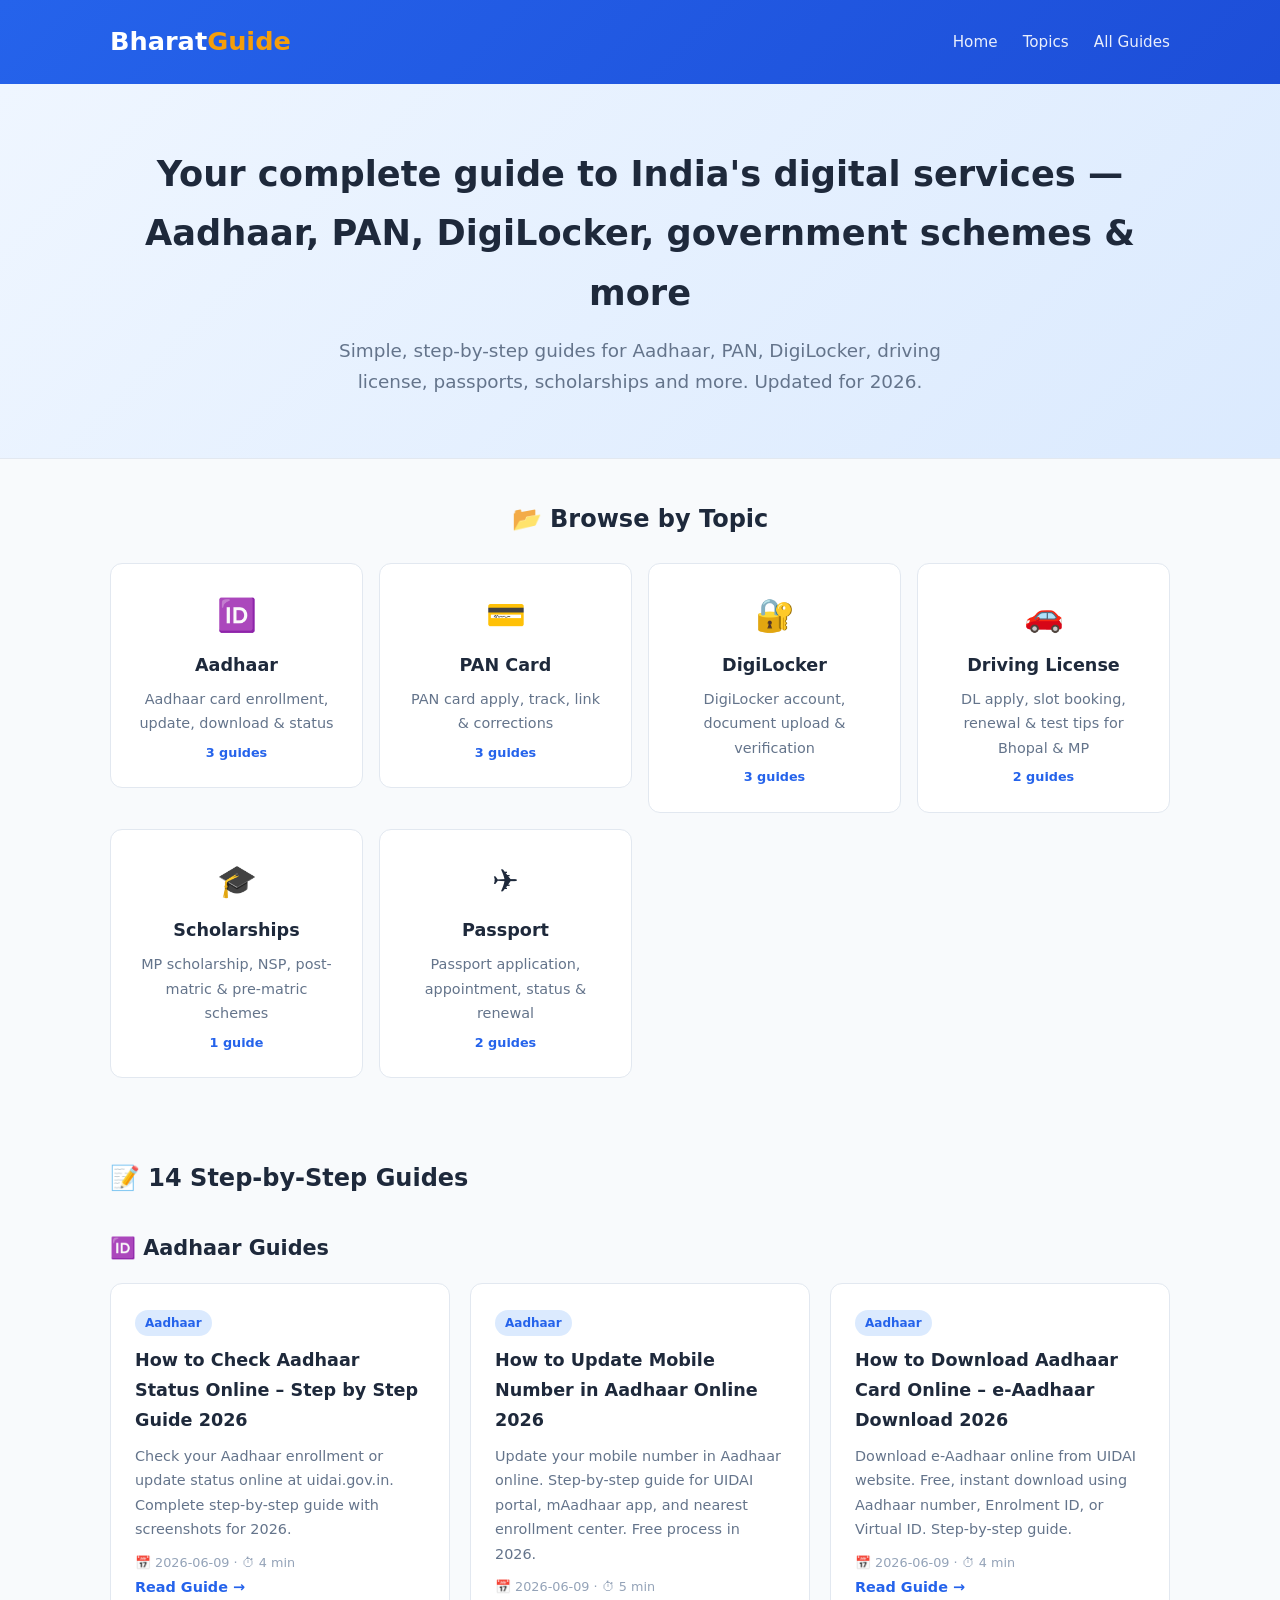
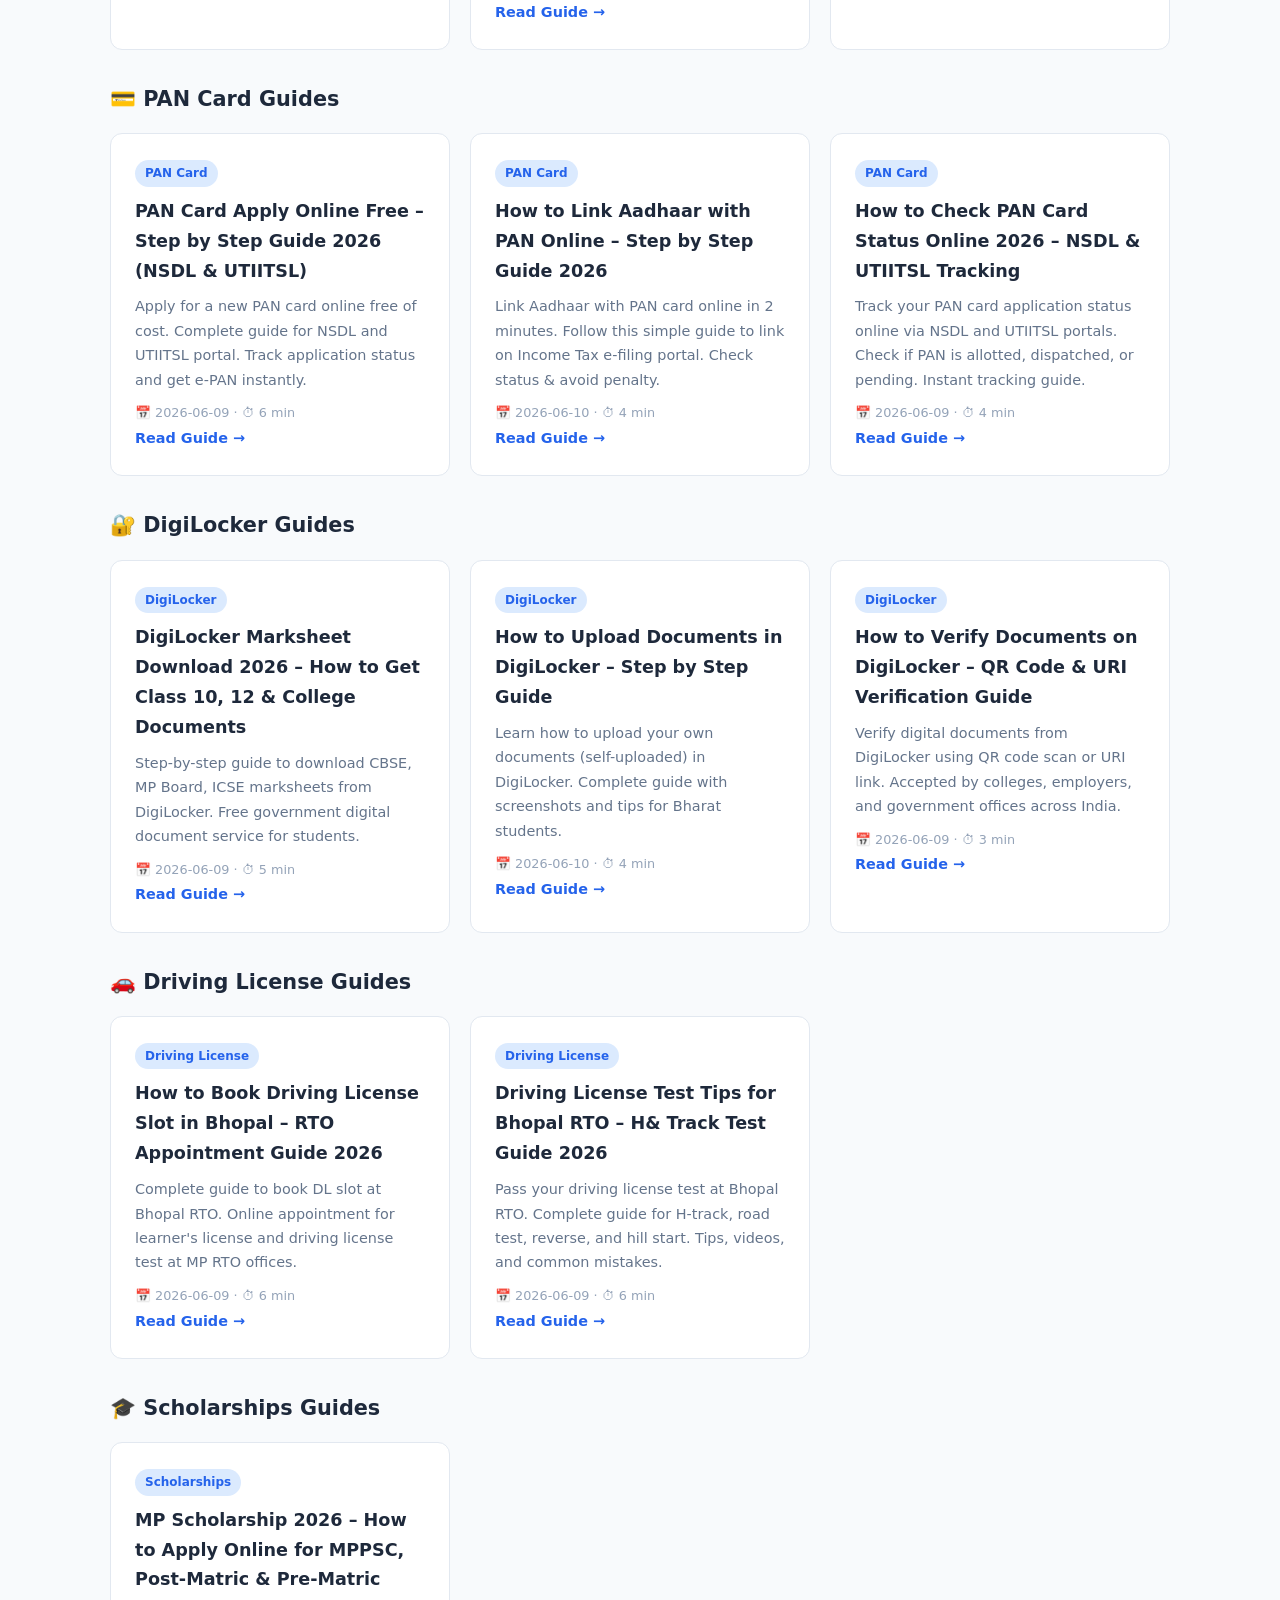
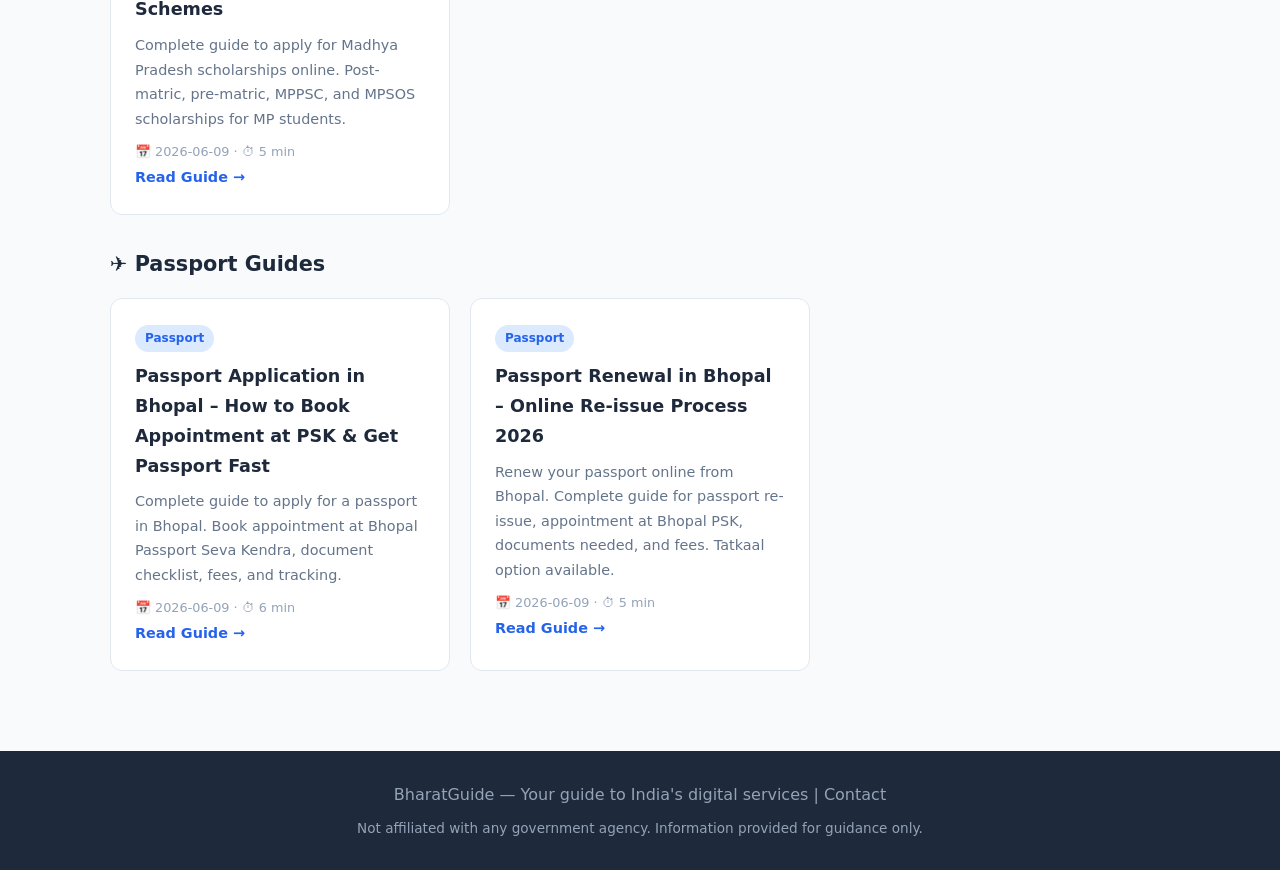
<file: index.html>
<!DOCTYPE html>
<html lang="en">
<head>
  <meta charset="UTF-8">
  <meta name="viewport" content="width=device-width, initial-scale=1.0">
  <title>BharatGuide — Your complete guide to India&#x27;s digital services — Aadhaar, PAN, DigiLocker, government schemes &amp; more</title>
  <meta name="description" content="Step-by-step guides for India&#x27;s digital services. Learn how to apply for Aadhaar, PAN, passport, driving license, scholarships and more. Simple, accurate, updated for 2026.">
  <meta property="og:title" content="BharatGuide — Your complete guide to India&#x27;s digital services — Aadhaar, PAN, DigiLocker, government schemes &amp; more">
  <meta property="og:description" content="Step-by-step guides for India&#x27;s digital services. Learn how to apply for Aadhaar, PAN, passport, driving license, scholarships and more. Simple, accurate, updated for 2026.">
  <meta property="og:type" content="website">
  <meta property="og:url" content="https://joonsaify.github.io/bharatguide">
  <meta property="og:site_name" content="BharatGuide">
  <meta name="twitter:card" content="summary_large_image">
  <link rel="canonical" href="https://joonsaify.github.io/bharatguide">
  <meta name="robots" content="index, follow">
  <link rel="stylesheet" href="/css/style.css">
  <script type="application/ld+json">{
    "@context": "https://schema.org",
    "@type": "WebSite",
    "name": "BharatGuide",
    "url": "https://joonsaify.github.io/bharatguide",
    "description": "Step-by-step guides for India&#x27;s digital services. Learn how to apply for Aadhaar, PAN, passport, driving license, scholarships and more. Simple, accurate, updated for 2026."
  }</script>
  <script async src="https://pagead2.googlesyndication.com/pagead/js/adsbygoogle.js?client=ca-pub-YOUR_PUB_ID" crossorigin="anonymous"></script>
</head>
<body>
  <header>
    <div class="container">
      <a href="/" class="logo">Bharat<span>Guide</span></a>
      <nav>
        <a href="/">Home</a>
        <a href="#categories">Topics</a>
        <a href="#articles">All Guides</a>
      </nav>
    </div>
  </header>

  <section class="hero">
    <div class="container">
      <h1>Your complete guide to India&#x27;s digital services — Aadhaar, PAN, DigiLocker, government schemes &amp; more</h1>
      <p>Simple, step-by-step guides for Aadhaar, PAN, DigiLocker, driving license, passports, scholarships and more. Updated for 2026.</p>
    </div>
  </section>

  <section class="categories" id="categories">
    <div class="container">
      <h2>📂 Browse by Topic</h2>
      <div class="category-grid">
        <a href="/#aadhaar" style="text-decoration:none;color:inherit;">
          <div class="category-card">
            <div class="icon">🆔</div>
            <h3>Aadhaar</h3>
            <p>Aadhaar card enrollment, update, download &amp; status</p>
            <p style="margin-top:6px;font-size:0.8rem;color:var(--primary);font-weight:600;">3 guides</p>
          </div>
        </a>
<a href="/#pan" style="text-decoration:none;color:inherit;">
          <div class="category-card">
            <div class="icon">💳</div>
            <h3>PAN Card</h3>
            <p>PAN card apply, track, link &amp; corrections</p>
            <p style="margin-top:6px;font-size:0.8rem;color:var(--primary);font-weight:600;">3 guides</p>
          </div>
        </a>
<a href="/#digilocker" style="text-decoration:none;color:inherit;">
          <div class="category-card">
            <div class="icon">🔐</div>
            <h3>DigiLocker</h3>
            <p>DigiLocker account, document upload &amp; verification</p>
            <p style="margin-top:6px;font-size:0.8rem;color:var(--primary);font-weight:600;">3 guides</p>
          </div>
        </a>
<a href="/#driving-license" style="text-decoration:none;color:inherit;">
          <div class="category-card">
            <div class="icon">🚗</div>
            <h3>Driving License</h3>
            <p>DL apply, slot booking, renewal &amp; test tips for Bhopal &amp; MP</p>
            <p style="margin-top:6px;font-size:0.8rem;color:var(--primary);font-weight:600;">2 guides</p>
          </div>
        </a>
<a href="/#scholarships" style="text-decoration:none;color:inherit;">
          <div class="category-card">
            <div class="icon">🎓</div>
            <h3>Scholarships</h3>
            <p>MP scholarship, NSP, post-matric &amp; pre-matric schemes</p>
            <p style="margin-top:6px;font-size:0.8rem;color:var(--primary);font-weight:600;">1 guide</p>
          </div>
        </a>
<a href="/#passport" style="text-decoration:none;color:inherit;">
          <div class="category-card">
            <div class="icon">✈️</div>
            <h3>Passport</h3>
            <p>Passport application, appointment, status &amp; renewal</p>
            <p style="margin-top:6px;font-size:0.8rem;color:var(--primary);font-weight:600;">2 guides</p>
          </div>
        </a>

      </div>
    </div>
  </section>

  <section class="articles-section" id="articles">
    <div class="container">
      <h2>📝 14 Step-by-Step Guides</h2>
      <h3 id="aadhaar" style="font-size:1.3rem;margin:32px 0 16px;">🆔 Aadhaar Guides</h3>
<div class="article-grid">
<div class="article-card">
              <span class="cat-badge">Aadhaar</span>
              <h3><a href="/articles/how-to-check-aadhaar-status-online.html">How to Check Aadhaar Status Online – Step by Step Guide 2026</a></h3>
              <p>Check your Aadhaar enrollment or update status online at uidai.gov.in. Complete step-by-step guide with screenshots for 2026.</p>
              <div class="meta">📅 2026-06-09 · ⏱ 4 min</div>
              <a href="/articles/how-to-check-aadhaar-status-online.html" class="read-more">Read Guide →</a>
            </div>
<div class="article-card">
              <span class="cat-badge">Aadhaar</span>
              <h3><a href="/articles/how-to-update-mobile-number-in-aadhaar.html">How to Update Mobile Number in Aadhaar Online 2026</a></h3>
              <p>Update your mobile number in Aadhaar online. Step-by-step guide for UIDAI portal, mAadhaar app, and nearest enrollment center. Free process in 2026.</p>
              <div class="meta">📅 2026-06-09 · ⏱ 5 min</div>
              <a href="/articles/how-to-update-mobile-number-in-aadhaar.html" class="read-more">Read Guide →</a>
            </div>
<div class="article-card">
              <span class="cat-badge">Aadhaar</span>
              <h3><a href="/articles/how-to-download-aadhaar-online.html">How to Download Aadhaar Card Online – e-Aadhaar Download 2026</a></h3>
              <p>Download e-Aadhaar online from UIDAI website. Free, instant download using Aadhaar number, Enrolment ID, or Virtual ID. Step-by-step guide.</p>
              <div class="meta">📅 2026-06-09 · ⏱ 4 min</div>
              <a href="/articles/how-to-download-aadhaar-online.html" class="read-more">Read Guide →</a>
            </div>
</div>
<h3 id="pan" style="font-size:1.3rem;margin:32px 0 16px;">💳 PAN Card Guides</h3>
<div class="article-grid">
<div class="article-card">
              <span class="cat-badge">PAN Card</span>
              <h3><a href="/articles/pan-card-apply-online-free.html">PAN Card Apply Online Free – Step by Step Guide 2026 (NSDL &amp; UTIITSL)</a></h3>
              <p>Apply for a new PAN card online free of cost. Complete guide for NSDL and UTIITSL portal. Track application status and get e-PAN instantly.</p>
              <div class="meta">📅 2026-06-09 · ⏱ 6 min</div>
              <a href="/articles/pan-card-apply-online-free.html" class="read-more">Read Guide →</a>
            </div>
<div class="article-card">
              <span class="cat-badge">PAN Card</span>
              <h3><a href="/articles/how-to-link-aadhaar-pan-online.html">How to Link Aadhaar with PAN Online – Step by Step Guide 2026</a></h3>
              <p>Link Aadhaar with PAN card online in 2 minutes. Follow this simple guide to link on Income Tax e-filing portal. Check status &amp; avoid penalty.</p>
              <div class="meta">📅 2026-06-10 · ⏱ 4 min</div>
              <a href="/articles/how-to-link-aadhaar-pan-online.html" class="read-more">Read Guide →</a>
            </div>
<div class="article-card">
              <span class="cat-badge">PAN Card</span>
              <h3><a href="/articles/how-to-check-pan-card-status.html">How to Check PAN Card Status Online 2026 – NSDL &amp; UTIITSL Tracking</a></h3>
              <p>Track your PAN card application status online via NSDL and UTIITSL portals. Check if PAN is allotted, dispatched, or pending. Instant tracking guide.</p>
              <div class="meta">📅 2026-06-09 · ⏱ 4 min</div>
              <a href="/articles/how-to-check-pan-card-status.html" class="read-more">Read Guide →</a>
            </div>
</div>
<h3 id="digilocker" style="font-size:1.3rem;margin:32px 0 16px;">🔐 DigiLocker Guides</h3>
<div class="article-grid">
<div class="article-card">
              <span class="cat-badge">DigiLocker</span>
              <h3><a href="/articles/digilocker-marksheet-download-2026.html">DigiLocker Marksheet Download 2026 – How to Get Class 10, 12 &amp; College Documents</a></h3>
              <p>Step-by-step guide to download CBSE, MP Board, ICSE marksheets from DigiLocker. Free government digital document service for students.</p>
              <div class="meta">📅 2026-06-09 · ⏱ 5 min</div>
              <a href="/articles/digilocker-marksheet-download-2026.html" class="read-more">Read Guide →</a>
            </div>
<div class="article-card">
              <span class="cat-badge">DigiLocker</span>
              <h3><a href="/articles/digilocker-how-to-upload-documents.html">How to Upload Documents in DigiLocker – Step by Step Guide</a></h3>
              <p>Learn how to upload your own documents (self-uploaded) in DigiLocker. Complete guide with screenshots and tips for Bharat students.</p>
              <div class="meta">📅 2026-06-10 · ⏱ 4 min</div>
              <a href="/articles/digilocker-how-to-upload-documents.html" class="read-more">Read Guide →</a>
            </div>
<div class="article-card">
              <span class="cat-badge">DigiLocker</span>
              <h3><a href="/articles/digilocker-verify-documents-online.html">How to Verify Documents on DigiLocker – QR Code &amp; URI Verification Guide</a></h3>
              <p>Verify digital documents from DigiLocker using QR code scan or URI link. Accepted by colleges, employers, and government offices across India.</p>
              <div class="meta">📅 2026-06-09 · ⏱ 3 min</div>
              <a href="/articles/digilocker-verify-documents-online.html" class="read-more">Read Guide →</a>
            </div>
</div>
<h3 id="driving-license" style="font-size:1.3rem;margin:32px 0 16px;">🚗 Driving License Guides</h3>
<div class="article-grid">
<div class="article-card">
              <span class="cat-badge">Driving License</span>
              <h3><a href="/articles/how-to-book-driving-license-slot-bhopal.html">How to Book Driving License Slot in Bhopal – RTO Appointment Guide 2026</a></h3>
              <p>Complete guide to book DL slot at Bhopal RTO. Online appointment for learner&#x27;s license and driving license test at MP RTO offices.</p>
              <div class="meta">📅 2026-06-09 · ⏱ 6 min</div>
              <a href="/articles/how-to-book-driving-license-slot-bhopal.html" class="read-more">Read Guide →</a>
            </div>
<div class="article-card">
              <span class="cat-badge">Driving License</span>
              <h3><a href="/articles/driving-license-test-tips-bhopal.html">Driving License Test Tips for Bhopal RTO – H&amp; Track Test Guide 2026</a></h3>
              <p>Pass your driving license test at Bhopal RTO. Complete guide for H-track, road test, reverse, and hill start. Tips, videos, and common mistakes.</p>
              <div class="meta">📅 2026-06-09 · ⏱ 6 min</div>
              <a href="/articles/driving-license-test-tips-bhopal.html" class="read-more">Read Guide →</a>
            </div>
</div>
<h3 id="scholarships" style="font-size:1.3rem;margin:32px 0 16px;">🎓 Scholarships Guides</h3>
<div class="article-grid">
<div class="article-card">
              <span class="cat-badge">Scholarships</span>
              <h3><a href="/articles/mp-scholarship-online-apply-2026.html">MP Scholarship 2026 – How to Apply Online for MPPSC, Post-Matric &amp; Pre-Matric Schemes</a></h3>
              <p>Complete guide to apply for Madhya Pradesh scholarships online. Post-matric, pre-matric, MPPSC, and MPSOS scholarships for MP students.</p>
              <div class="meta">📅 2026-06-09 · ⏱ 5 min</div>
              <a href="/articles/mp-scholarship-online-apply-2026.html" class="read-more">Read Guide →</a>
            </div>
</div>
<h3 id="passport" style="font-size:1.3rem;margin:32px 0 16px;">✈️ Passport Guides</h3>
<div class="article-grid">
<div class="article-card">
              <span class="cat-badge">Passport</span>
              <h3><a href="/articles/passport-apply-bhopal-appointment.html">Passport Application in Bhopal – How to Book Appointment at PSK &amp; Get Passport Fast</a></h3>
              <p>Complete guide to apply for a passport in Bhopal. Book appointment at Bhopal Passport Seva Kendra, document checklist, fees, and tracking.</p>
              <div class="meta">📅 2026-06-09 · ⏱ 6 min</div>
              <a href="/articles/passport-apply-bhopal-appointment.html" class="read-more">Read Guide →</a>
            </div>
<div class="article-card">
              <span class="cat-badge">Passport</span>
              <h3><a href="/articles/passport-renewal-bhopal-online.html">Passport Renewal in Bhopal – Online Re-issue Process 2026</a></h3>
              <p>Renew your passport online from Bhopal. Complete guide for passport re-issue, appointment at Bhopal PSK, documents needed, and fees. Tatkaal option available.</p>
              <div class="meta">📅 2026-06-09 · ⏱ 5 min</div>
              <a href="/articles/passport-renewal-bhopal-online.html" class="read-more">Read Guide →</a>
            </div>
</div>

    </div>
  </section>

  <footer>
    <div class="container">
      <p>BharatGuide — Your guide to India's digital services | <a href="mailto:contact@bharatguide.vercel.app">Contact</a></p>
      <p style="margin-top:8px;font-size:0.85rem;">Not affiliated with any government agency. Information provided for guidance only.</p>
    </div>
  </footer>
</body>
</html>
</file>
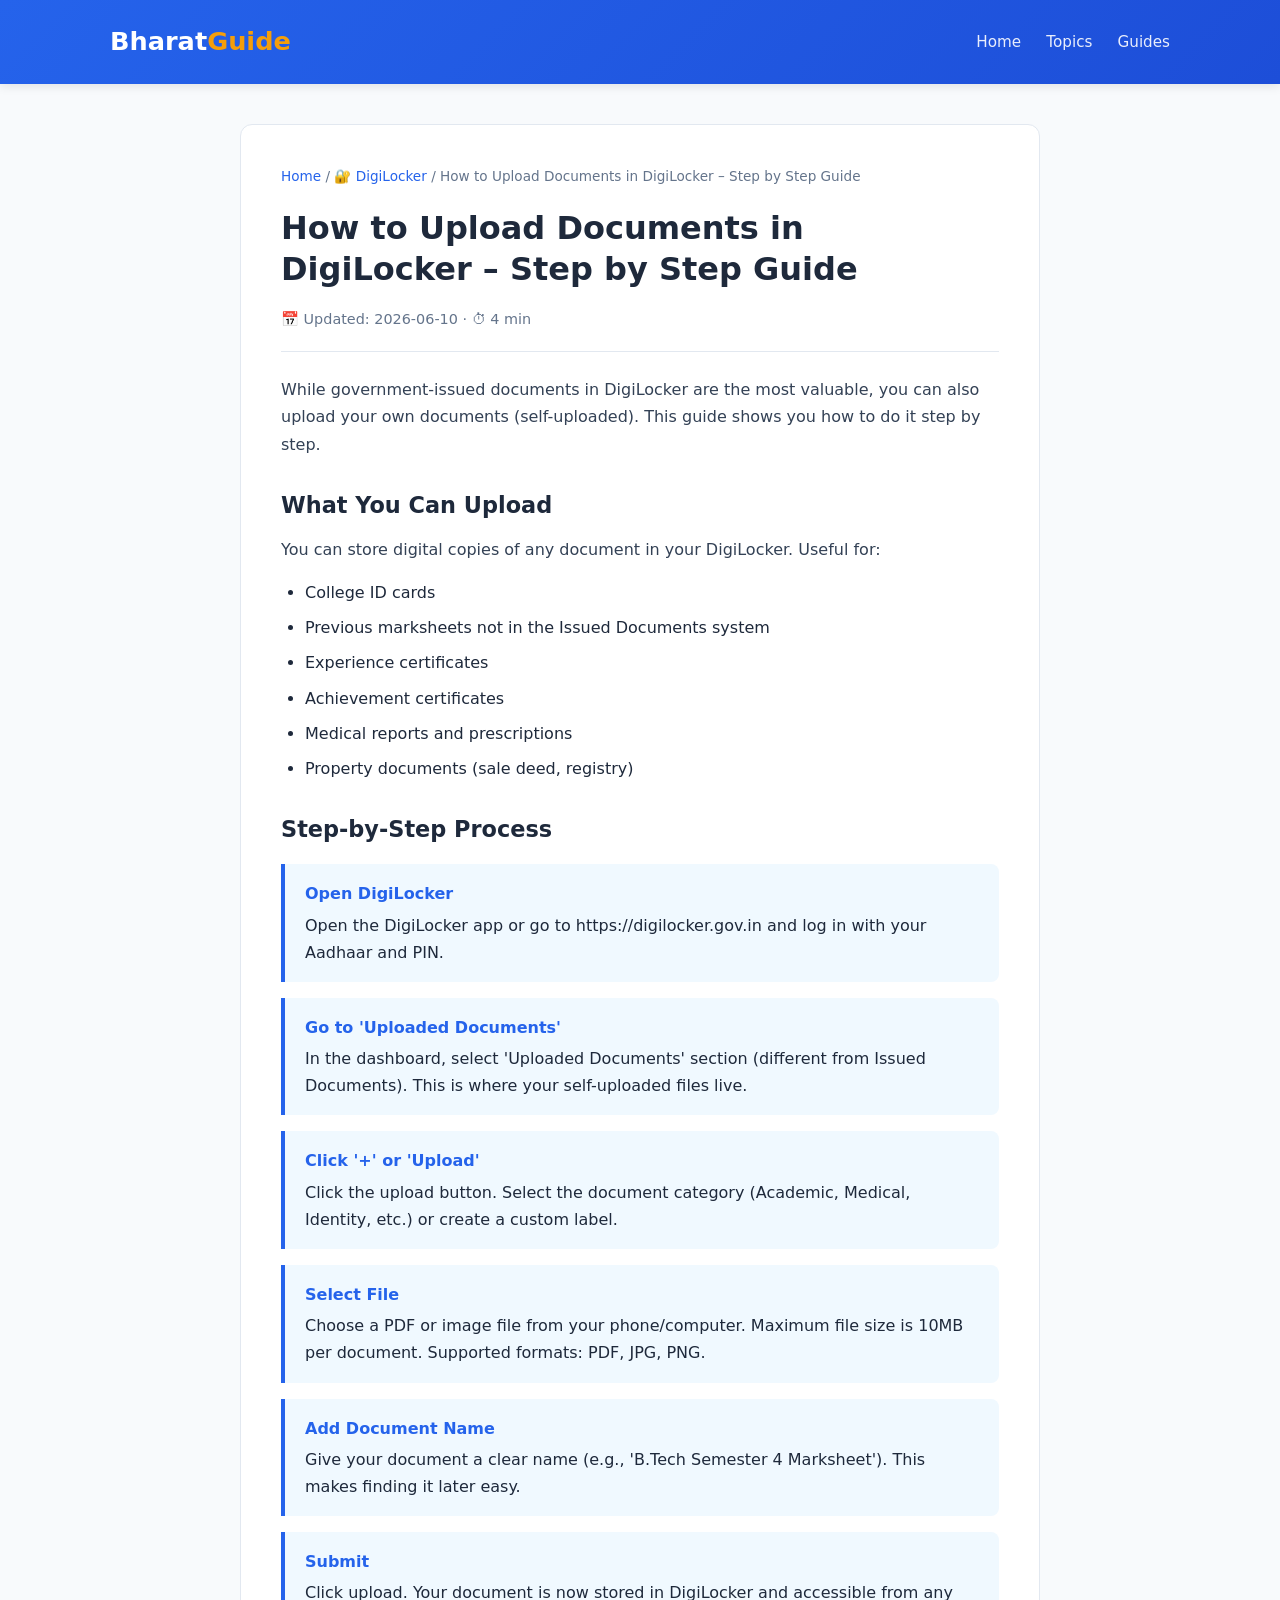
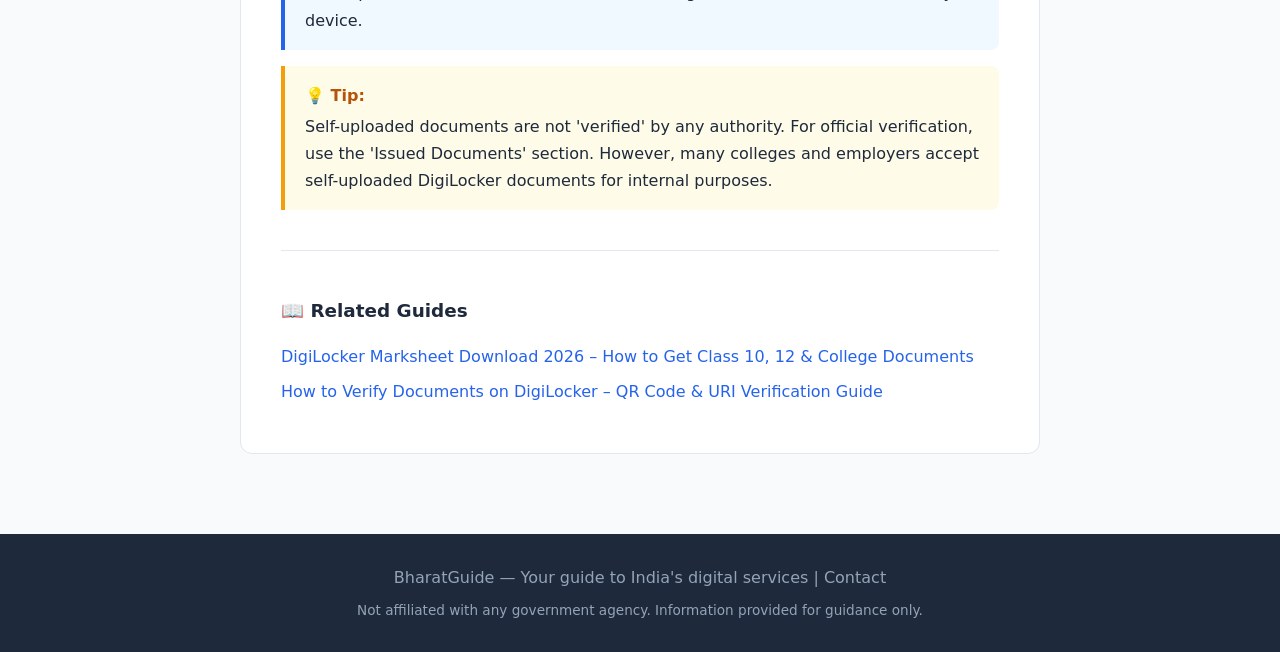
<file: articles/digilocker-how-to-upload-documents.html>
<!DOCTYPE html>
<html lang="en">
<head>
  <meta charset="UTF-8">
  <meta name="viewport" content="width=device-width, initial-scale=1.0">
  <title>How to Upload Documents in DigiLocker – Step by Step Guide | BharatGuide</title>
  <meta name="description" content="Learn how to upload your own documents (self-uploaded) in DigiLocker. Complete guide with screenshots and tips for Bharat students.">
  <meta property="og:title" content="How to Upload Documents in DigiLocker – Step by Step Guide">
  <meta property="og:description" content="Learn how to upload your own documents (self-uploaded) in DigiLocker. Complete guide with screenshots and tips for Bharat students.">
  <meta property="og:type" content="article">
  <meta property="og:url" content="https://joonsaify.github.io/bharatguide/articles/digilocker-how-to-upload-documents.html">
  <meta property="og:site_name" content="BharatGuide">
  <meta name="twitter:card" content="summary_large_image">
  <link rel="canonical" href="https://joonsaify.github.io/bharatguide/articles/digilocker-how-to-upload-documents.html">
  <meta name="robots" content="index, follow">
  <link rel="stylesheet" href="/css/style.css">
  <script type="application/ld+json">{
    "@context": "https://schema.org",
    "@type": "Article",
    "headline": "How to Upload Documents in DigiLocker – Step by Step Guide",
    "description": "Learn how to upload your own documents (self-uploaded) in DigiLocker. Complete guide with screenshots and tips for Bharat students.",
    "author": {"@type": "Organization", "name": "BharatGuide"},
    "datePublished": "2026-06-10",
    "publisher": {"@type": "Organization", "name": "BharatGuide"}
  }</script>
</head>
<body>
  <header>
    <div class="container">
      <a href="/" class="logo">Bharat<span>Guide</span></a>
      <nav>
        <a href="/">Home</a>
        <a href="/#categories">Topics</a>
        <a href="/#articles">Guides</a>
      </nav>
    </div>
  </header>

  <div class="article-page">
    <div class="container">
      <article>
        <div class="breadcrumb"><a href="/">Home</a> / <a href="/#articles">🔐 DigiLocker</a> / How to Upload Documents in DigiLocker – Step by Step Guide</div>
        <h1>How to Upload Documents in DigiLocker – Step by Step Guide</h1>
        <div class="article-meta">📅 Updated: 2026-06-10 · ⏱ 4 min</div>
        <p>While government-issued documents in DigiLocker are the most valuable, you can also upload your own documents (self-uploaded). This guide shows you how to do it step by step.</p>
<h2>What You Can Upload</h2>
<p>You can store digital copies of any document in your DigiLocker. Useful for:</p>
<ul>
  <li>College ID cards</li>
  <li>Previous marksheets not in the Issued Documents system</li>
  <li>Experience certificates</li>
  <li>Achievement certificates</li>
  <li>Medical reports and prescriptions</li>
  <li>Property documents (sale deed, registry)</li>
</ul>
<h2>Step-by-Step Process</h2>
<div class="step-box"><strong>Open DigiLocker</strong>Open the DigiLocker app or go to https://digilocker.gov.in and log in with your Aadhaar and PIN.</div>
<div class="step-box"><strong>Go to &#x27;Uploaded Documents&#x27;</strong>In the dashboard, select &#x27;Uploaded Documents&#x27; section (different from Issued Documents). This is where your self-uploaded files live.</div>
<div class="step-box"><strong>Click &#x27;+&#x27; or &#x27;Upload&#x27;</strong>Click the upload button. Select the document category (Academic, Medical, Identity, etc.) or create a custom label.</div>
<div class="step-box"><strong>Select File</strong>Choose a PDF or image file from your phone/computer. Maximum file size is 10MB per document. Supported formats: PDF, JPG, PNG.</div>
<div class="step-box"><strong>Add Document Name</strong>Give your document a clear name (e.g., &#x27;B.Tech Semester 4 Marksheet&#x27;). This makes finding it later easy.</div>
<div class="step-box"><strong>Submit</strong>Click upload. Your document is now stored in DigiLocker and accessible from any device.</div>
<div class="tip-box"><strong>💡 Tip:</strong>Self-uploaded documents are not &#x27;verified&#x27; by any authority. For official verification, use the &#x27;Issued Documents&#x27; section. However, many colleges and employers accept self-uploaded DigiLocker documents for internal purposes.</div>

        <div class="related-posts"><h3>📖 Related Guides</h3><ul>
<li><a href="/articles/digilocker-marksheet-download-2026.html">DigiLocker Marksheet Download 2026 – How to Get Class 10, 12 &amp; College Documents</a></li>
<li><a href="/articles/digilocker-verify-documents-online.html">How to Verify Documents on DigiLocker – QR Code &amp; URI Verification Guide</a></li>
</ul></div>

      </article>
    </div>
  </div>

  <footer>
    <div class="container">
      <p>BharatGuide — Your guide to India's digital services | <a href="mailto:contact@bharatguide.vercel.app">Contact</a></p>
      <p style="margin-top:8px;font-size:0.85rem;">Not affiliated with any government agency. Information provided for guidance only.</p>
    </div>
  </footer>
</body>
</html>
</file>
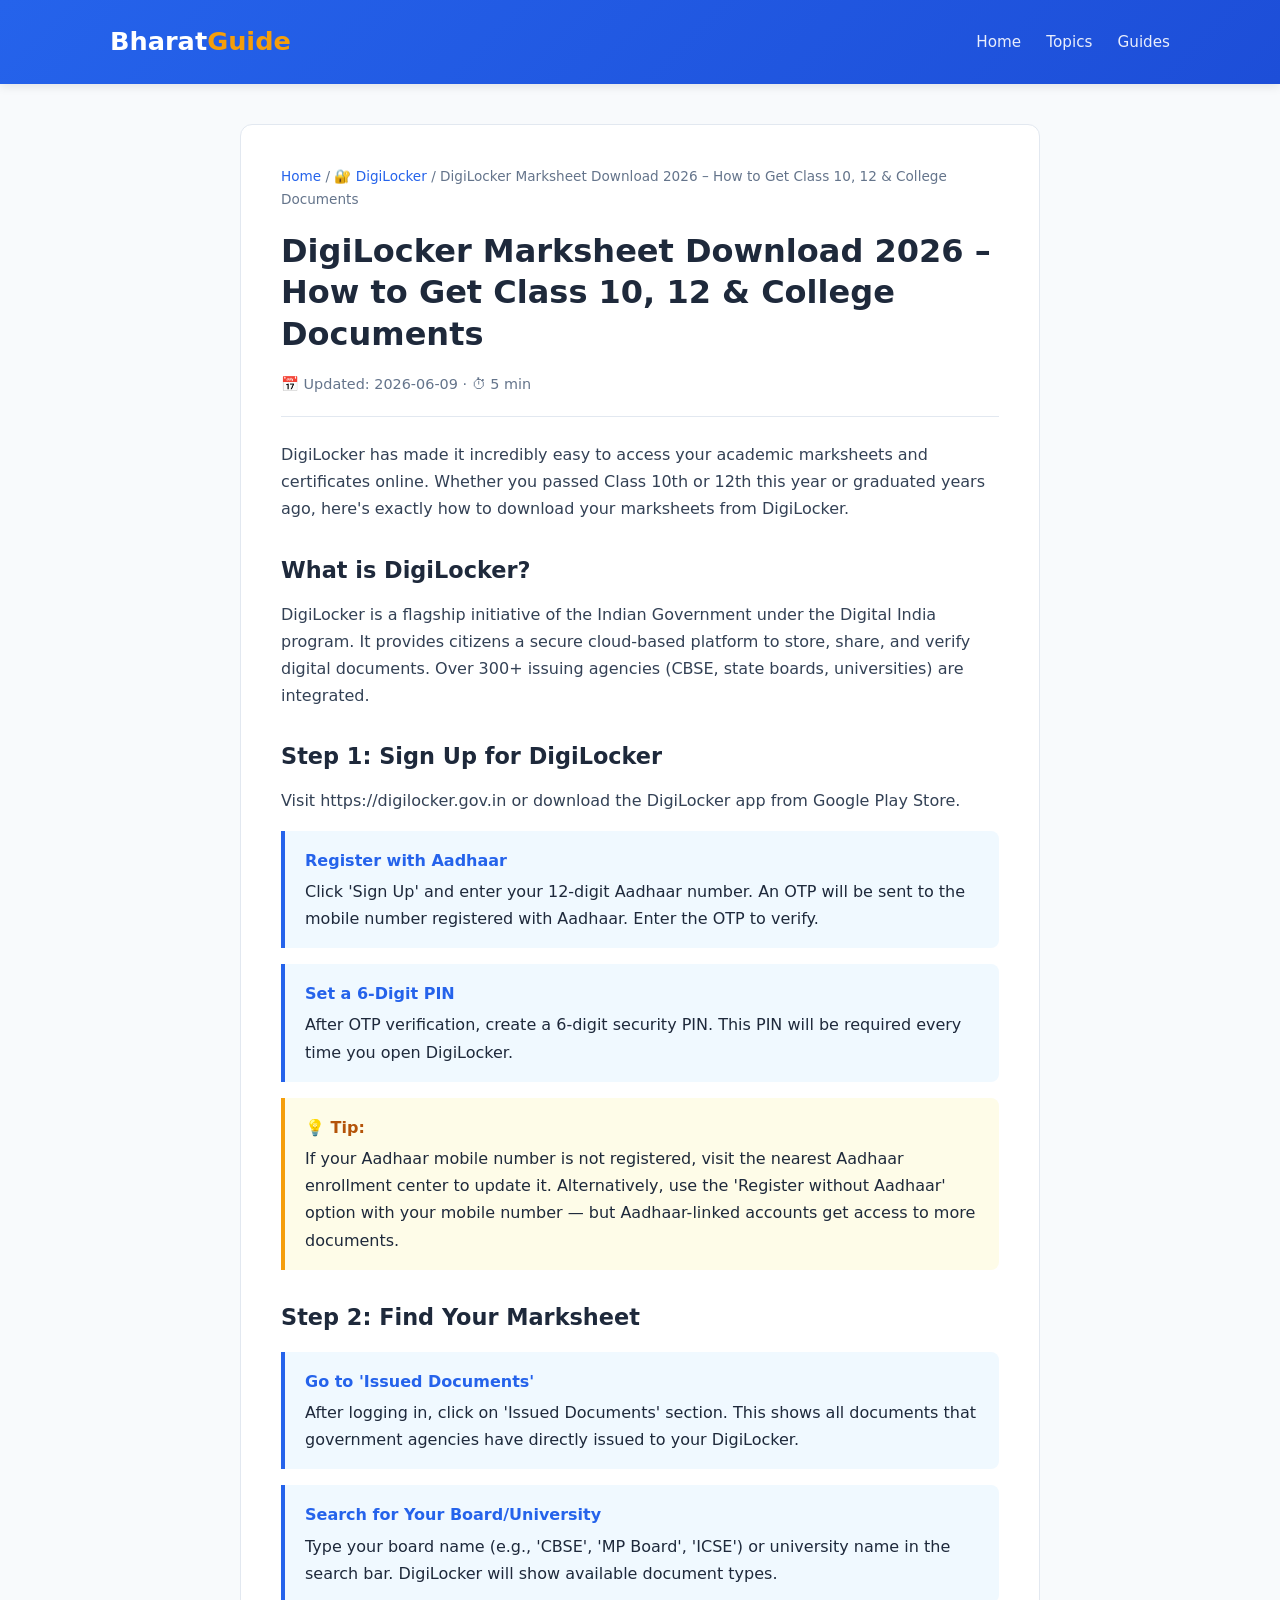
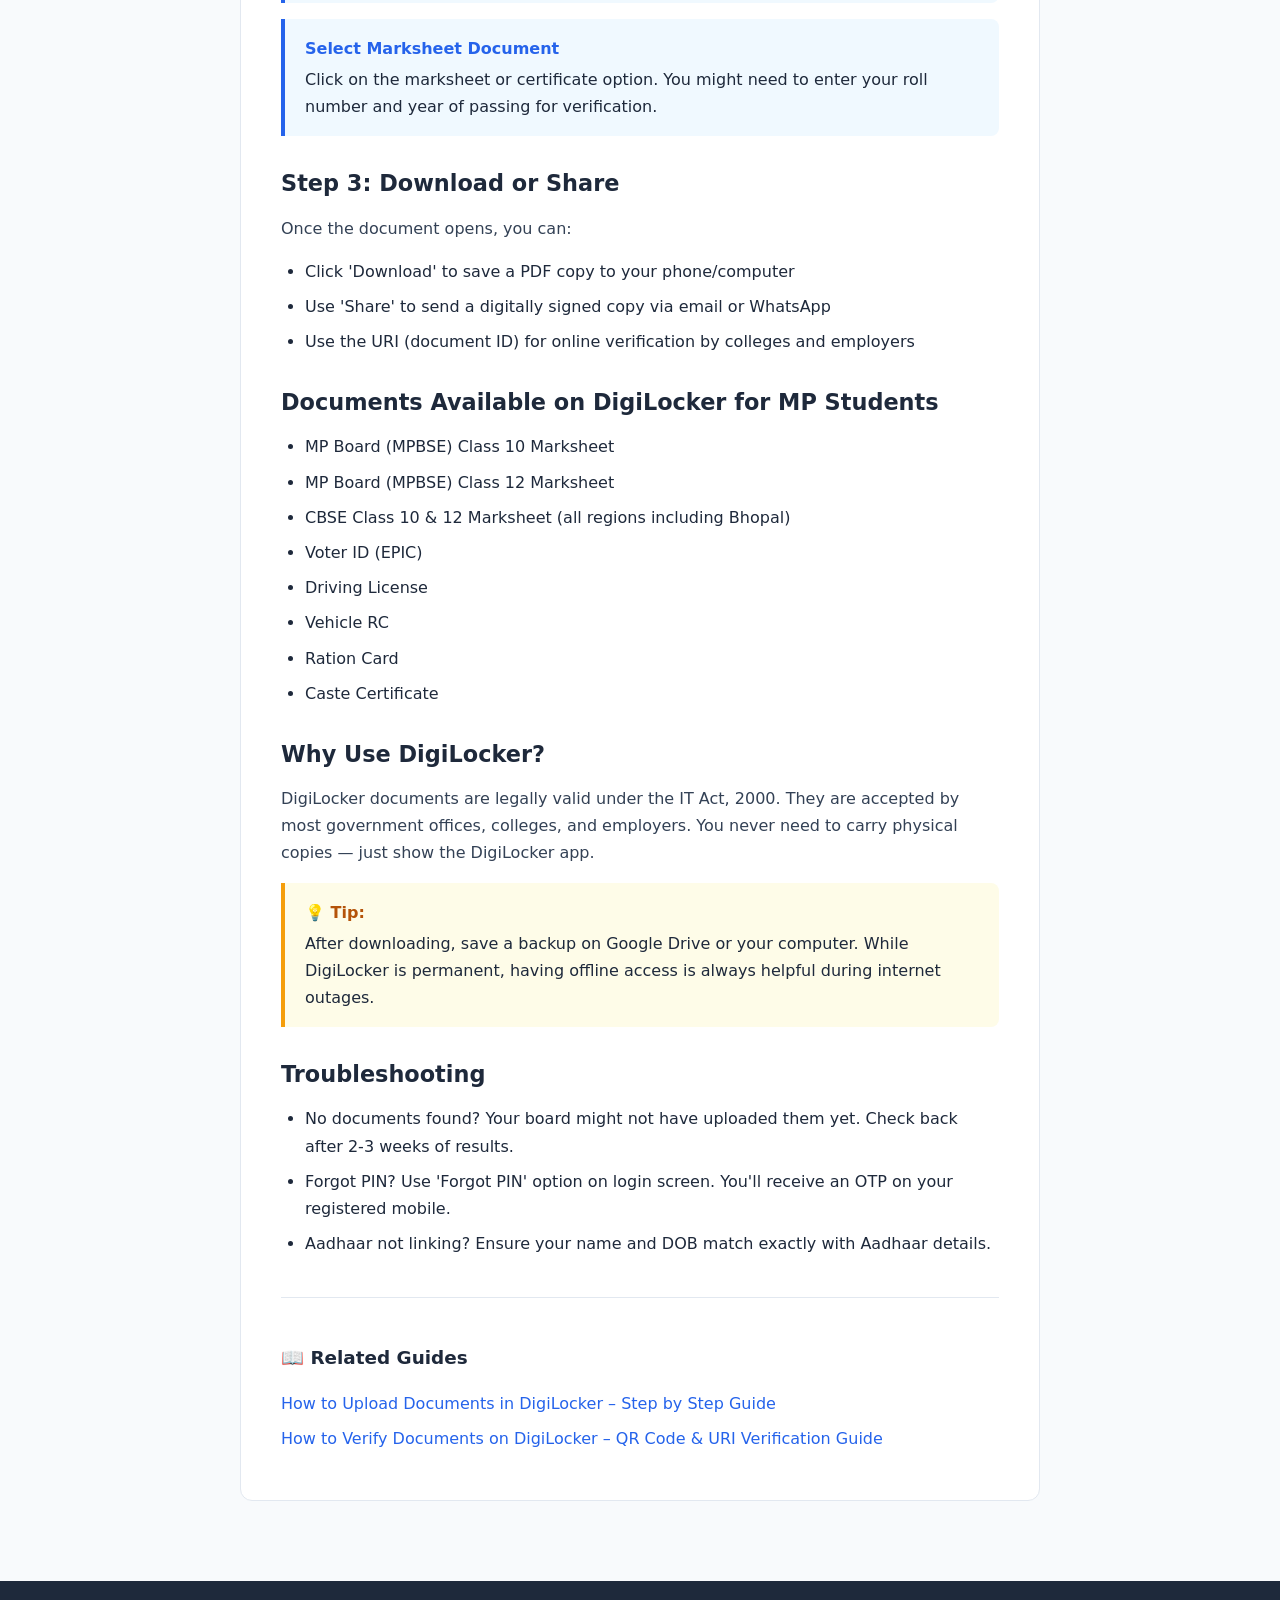
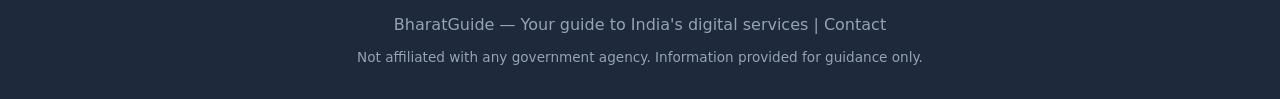
<file: articles/digilocker-marksheet-download-2026.html>
<!DOCTYPE html>
<html lang="en">
<head>
  <meta charset="UTF-8">
  <meta name="viewport" content="width=device-width, initial-scale=1.0">
  <title>DigiLocker Marksheet Download 2026 – How to Get Class 10, 12 &amp; College Documents | BharatGuide</title>
  <meta name="description" content="Step-by-step guide to download CBSE, MP Board, ICSE marksheets from DigiLocker. Free government digital document service for students.">
  <meta property="og:title" content="DigiLocker Marksheet Download 2026 – How to Get Class 10, 12 &amp; College Documents">
  <meta property="og:description" content="Step-by-step guide to download CBSE, MP Board, ICSE marksheets from DigiLocker. Free government digital document service for students.">
  <meta property="og:type" content="article">
  <meta property="og:url" content="https://joonsaify.github.io/bharatguide/articles/digilocker-marksheet-download-2026.html">
  <meta property="og:site_name" content="BharatGuide">
  <meta name="twitter:card" content="summary_large_image">
  <link rel="canonical" href="https://joonsaify.github.io/bharatguide/articles/digilocker-marksheet-download-2026.html">
  <meta name="robots" content="index, follow">
  <link rel="stylesheet" href="/css/style.css">
  <script type="application/ld+json">{
    "@context": "https://schema.org",
    "@type": "Article",
    "headline": "DigiLocker Marksheet Download 2026 – How to Get Class 10, 12 &amp; College Documents",
    "description": "Step-by-step guide to download CBSE, MP Board, ICSE marksheets from DigiLocker. Free government digital document service for students.",
    "author": {"@type": "Organization", "name": "BharatGuide"},
    "datePublished": "2026-06-09",
    "publisher": {"@type": "Organization", "name": "BharatGuide"}
  }</script>
</head>
<body>
  <header>
    <div class="container">
      <a href="/" class="logo">Bharat<span>Guide</span></a>
      <nav>
        <a href="/">Home</a>
        <a href="/#categories">Topics</a>
        <a href="/#articles">Guides</a>
      </nav>
    </div>
  </header>

  <div class="article-page">
    <div class="container">
      <article>
        <div class="breadcrumb"><a href="/">Home</a> / <a href="/#articles">🔐 DigiLocker</a> / DigiLocker Marksheet Download 2026 – How to Get Class 10, 12 &amp; College Documents</div>
        <h1>DigiLocker Marksheet Download 2026 – How to Get Class 10, 12 &amp; College Documents</h1>
        <div class="article-meta">📅 Updated: 2026-06-09 · ⏱ 5 min</div>
        <p>DigiLocker has made it incredibly easy to access your academic marksheets and certificates online. Whether you passed Class 10th or 12th this year or graduated years ago, here&#x27;s exactly how to download your marksheets from DigiLocker.</p>
<h2>What is DigiLocker?</h2>
<p>DigiLocker is a flagship initiative of the Indian Government under the Digital India program. It provides citizens a secure cloud-based platform to store, share, and verify digital documents. Over 300+ issuing agencies (CBSE, state boards, universities) are integrated.</p>
<h2>Step 1: Sign Up for DigiLocker</h2>
<p>Visit https://digilocker.gov.in or download the DigiLocker app from Google Play Store.</p>
<div class="step-box"><strong>Register with Aadhaar</strong>Click &#x27;Sign Up&#x27; and enter your 12-digit Aadhaar number. An OTP will be sent to the mobile number registered with Aadhaar. Enter the OTP to verify.</div>
<div class="step-box"><strong>Set a 6-Digit PIN</strong>After OTP verification, create a 6-digit security PIN. This PIN will be required every time you open DigiLocker.</div>
<div class="tip-box"><strong>💡 Tip:</strong>If your Aadhaar mobile number is not registered, visit the nearest Aadhaar enrollment center to update it. Alternatively, use the &#x27;Register without Aadhaar&#x27; option with your mobile number — but Aadhaar-linked accounts get access to more documents.</div>
<h2>Step 2: Find Your Marksheet</h2>
<div class="step-box"><strong>Go to &#x27;Issued Documents&#x27;</strong>After logging in, click on &#x27;Issued Documents&#x27; section. This shows all documents that government agencies have directly issued to your DigiLocker.</div>
<div class="step-box"><strong>Search for Your Board/University</strong>Type your board name (e.g., &#x27;CBSE&#x27;, &#x27;MP Board&#x27;, &#x27;ICSE&#x27;) or university name in the search bar. DigiLocker will show available document types.</div>
<div class="step-box"><strong>Select Marksheet Document</strong>Click on the marksheet or certificate option. You might need to enter your roll number and year of passing for verification.</div>
<h2>Step 3: Download or Share</h2>
<p>Once the document opens, you can:</p>
<ul>
  <li>Click &#x27;Download&#x27; to save a PDF copy to your phone/computer</li>
  <li>Use &#x27;Share&#x27; to send a digitally signed copy via email or WhatsApp</li>
  <li>Use the URI (document ID) for online verification by colleges and employers</li>
</ul>
<h2>Documents Available on DigiLocker for MP Students</h2>
<ul>
  <li>MP Board (MPBSE) Class 10 Marksheet</li>
  <li>MP Board (MPBSE) Class 12 Marksheet</li>
  <li>CBSE Class 10 &amp; 12 Marksheet (all regions including Bhopal)</li>
  <li>Voter ID (EPIC)</li>
  <li>Driving License</li>
  <li>Vehicle RC</li>
  <li>Ration Card</li>
  <li>Caste Certificate</li>
</ul>
<h2>Why Use DigiLocker?</h2>
<p>DigiLocker documents are legally valid under the IT Act, 2000. They are accepted by most government offices, colleges, and employers. You never need to carry physical copies — just show the DigiLocker app.</p>
<div class="tip-box"><strong>💡 Tip:</strong>After downloading, save a backup on Google Drive or your computer. While DigiLocker is permanent, having offline access is always helpful during internet outages.</div>
<h2>Troubleshooting</h2>
<ul>
  <li>No documents found? Your board might not have uploaded them yet. Check back after 2-3 weeks of results.</li>
  <li>Forgot PIN? Use &#x27;Forgot PIN&#x27; option on login screen. You&#x27;ll receive an OTP on your registered mobile.</li>
  <li>Aadhaar not linking? Ensure your name and DOB match exactly with Aadhaar details.</li>
</ul>

        <div class="related-posts"><h3>📖 Related Guides</h3><ul>
<li><a href="/articles/digilocker-how-to-upload-documents.html">How to Upload Documents in DigiLocker – Step by Step Guide</a></li>
<li><a href="/articles/digilocker-verify-documents-online.html">How to Verify Documents on DigiLocker – QR Code &amp; URI Verification Guide</a></li>
</ul></div>

      </article>
    </div>
  </div>

  <footer>
    <div class="container">
      <p>BharatGuide — Your guide to India's digital services | <a href="mailto:contact@bharatguide.vercel.app">Contact</a></p>
      <p style="margin-top:8px;font-size:0.85rem;">Not affiliated with any government agency. Information provided for guidance only.</p>
    </div>
  </footer>
</body>
</html>
</file>
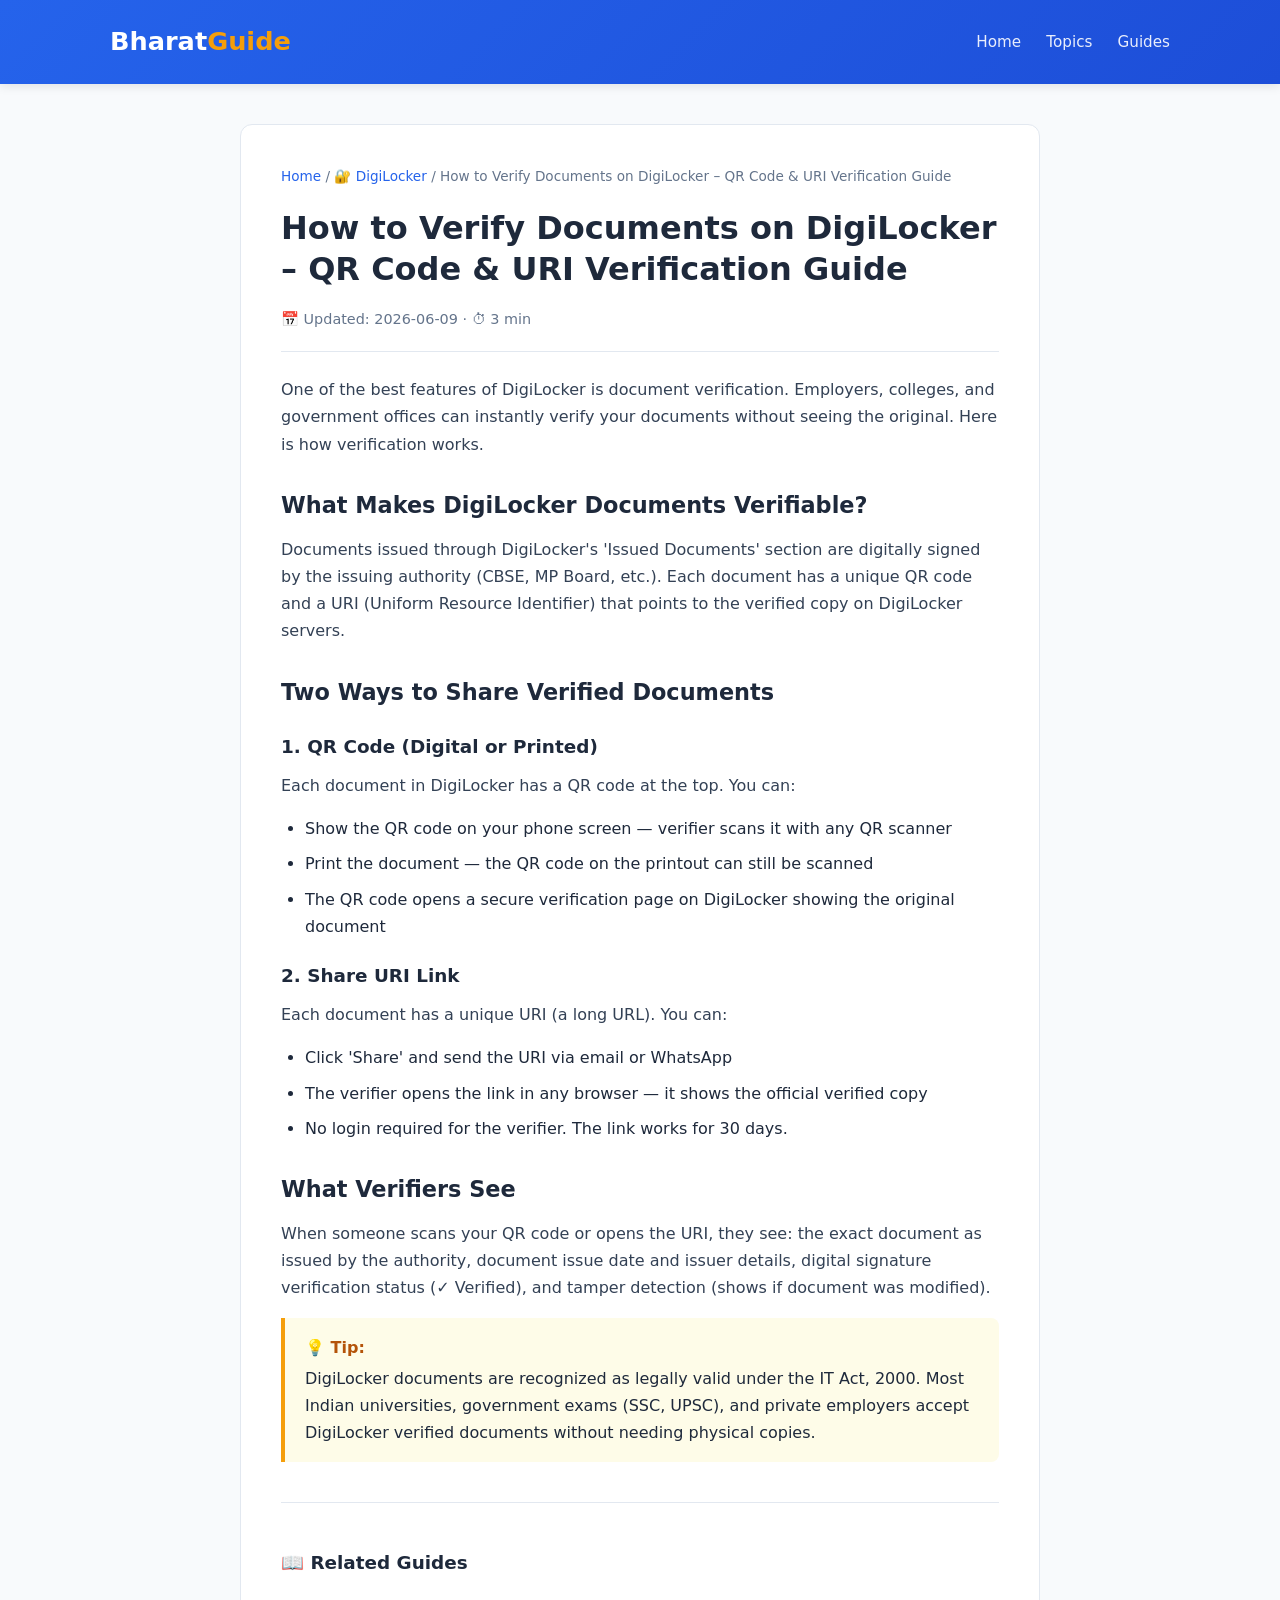
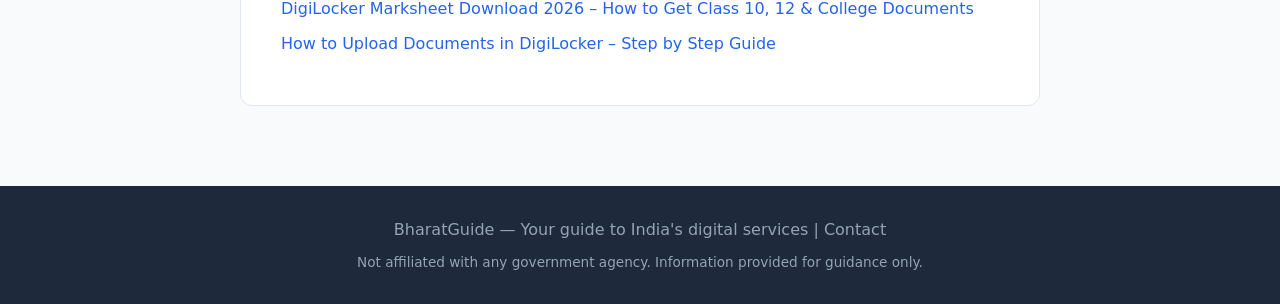
<file: articles/digilocker-verify-documents-online.html>
<!DOCTYPE html>
<html lang="en">
<head>
  <meta charset="UTF-8">
  <meta name="viewport" content="width=device-width, initial-scale=1.0">
  <title>How to Verify Documents on DigiLocker – QR Code &amp; URI Verification Guide | BharatGuide</title>
  <meta name="description" content="Verify digital documents from DigiLocker using QR code scan or URI link. Accepted by colleges, employers, and government offices across India.">
  <meta property="og:title" content="How to Verify Documents on DigiLocker – QR Code &amp; URI Verification Guide">
  <meta property="og:description" content="Verify digital documents from DigiLocker using QR code scan or URI link. Accepted by colleges, employers, and government offices across India.">
  <meta property="og:type" content="article">
  <meta property="og:url" content="https://joonsaify.github.io/bharatguide/articles/digilocker-verify-documents-online.html">
  <meta property="og:site_name" content="BharatGuide">
  <meta name="twitter:card" content="summary_large_image">
  <link rel="canonical" href="https://joonsaify.github.io/bharatguide/articles/digilocker-verify-documents-online.html">
  <meta name="robots" content="index, follow">
  <link rel="stylesheet" href="/css/style.css">
  <script type="application/ld+json">{
    "@context": "https://schema.org",
    "@type": "Article",
    "headline": "How to Verify Documents on DigiLocker – QR Code &amp; URI Verification Guide",
    "description": "Verify digital documents from DigiLocker using QR code scan or URI link. Accepted by colleges, employers, and government offices across India.",
    "author": {"@type": "Organization", "name": "BharatGuide"},
    "datePublished": "2026-06-09",
    "publisher": {"@type": "Organization", "name": "BharatGuide"}
  }</script>
</head>
<body>
  <header>
    <div class="container">
      <a href="/" class="logo">Bharat<span>Guide</span></a>
      <nav>
        <a href="/">Home</a>
        <a href="/#categories">Topics</a>
        <a href="/#articles">Guides</a>
      </nav>
    </div>
  </header>

  <div class="article-page">
    <div class="container">
      <article>
        <div class="breadcrumb"><a href="/">Home</a> / <a href="/#articles">🔐 DigiLocker</a> / How to Verify Documents on DigiLocker – QR Code &amp; URI Verification Guide</div>
        <h1>How to Verify Documents on DigiLocker – QR Code &amp; URI Verification Guide</h1>
        <div class="article-meta">📅 Updated: 2026-06-09 · ⏱ 3 min</div>
        <p>One of the best features of DigiLocker is document verification. Employers, colleges, and government offices can instantly verify your documents without seeing the original. Here is how verification works.</p>
<h2>What Makes DigiLocker Documents Verifiable?</h2>
<p>Documents issued through DigiLocker&#x27;s &#x27;Issued Documents&#x27; section are digitally signed by the issuing authority (CBSE, MP Board, etc.). Each document has a unique QR code and a URI (Uniform Resource Identifier) that points to the verified copy on DigiLocker servers.</p>
<h2>Two Ways to Share Verified Documents</h2>
<h3>1. QR Code (Digital or Printed)</h3>
<p>Each document in DigiLocker has a QR code at the top. You can:</p>
<ul>
  <li>Show the QR code on your phone screen — verifier scans it with any QR scanner</li>
  <li>Print the document — the QR code on the printout can still be scanned</li>
  <li>The QR code opens a secure verification page on DigiLocker showing the original document</li>
</ul>
<h3>2. Share URI Link</h3>
<p>Each document has a unique URI (a long URL). You can:</p>
<ul>
  <li>Click &#x27;Share&#x27; and send the URI via email or WhatsApp</li>
  <li>The verifier opens the link in any browser — it shows the official verified copy</li>
  <li>No login required for the verifier. The link works for 30 days.</li>
</ul>
<h2>What Verifiers See</h2>
<p>When someone scans your QR code or opens the URI, they see: the exact document as issued by the authority, document issue date and issuer details, digital signature verification status (✓ Verified), and tamper detection (shows if document was modified).</p>
<div class="tip-box"><strong>💡 Tip:</strong>DigiLocker documents are recognized as legally valid under the IT Act, 2000. Most Indian universities, government exams (SSC, UPSC), and private employers accept DigiLocker verified documents without needing physical copies.</div>

        <div class="related-posts"><h3>📖 Related Guides</h3><ul>
<li><a href="/articles/digilocker-marksheet-download-2026.html">DigiLocker Marksheet Download 2026 – How to Get Class 10, 12 &amp; College Documents</a></li>
<li><a href="/articles/digilocker-how-to-upload-documents.html">How to Upload Documents in DigiLocker – Step by Step Guide</a></li>
</ul></div>

      </article>
    </div>
  </div>

  <footer>
    <div class="container">
      <p>BharatGuide — Your guide to India's digital services | <a href="mailto:contact@bharatguide.vercel.app">Contact</a></p>
      <p style="margin-top:8px;font-size:0.85rem;">Not affiliated with any government agency. Information provided for guidance only.</p>
    </div>
  </footer>
</body>
</html>
</file>
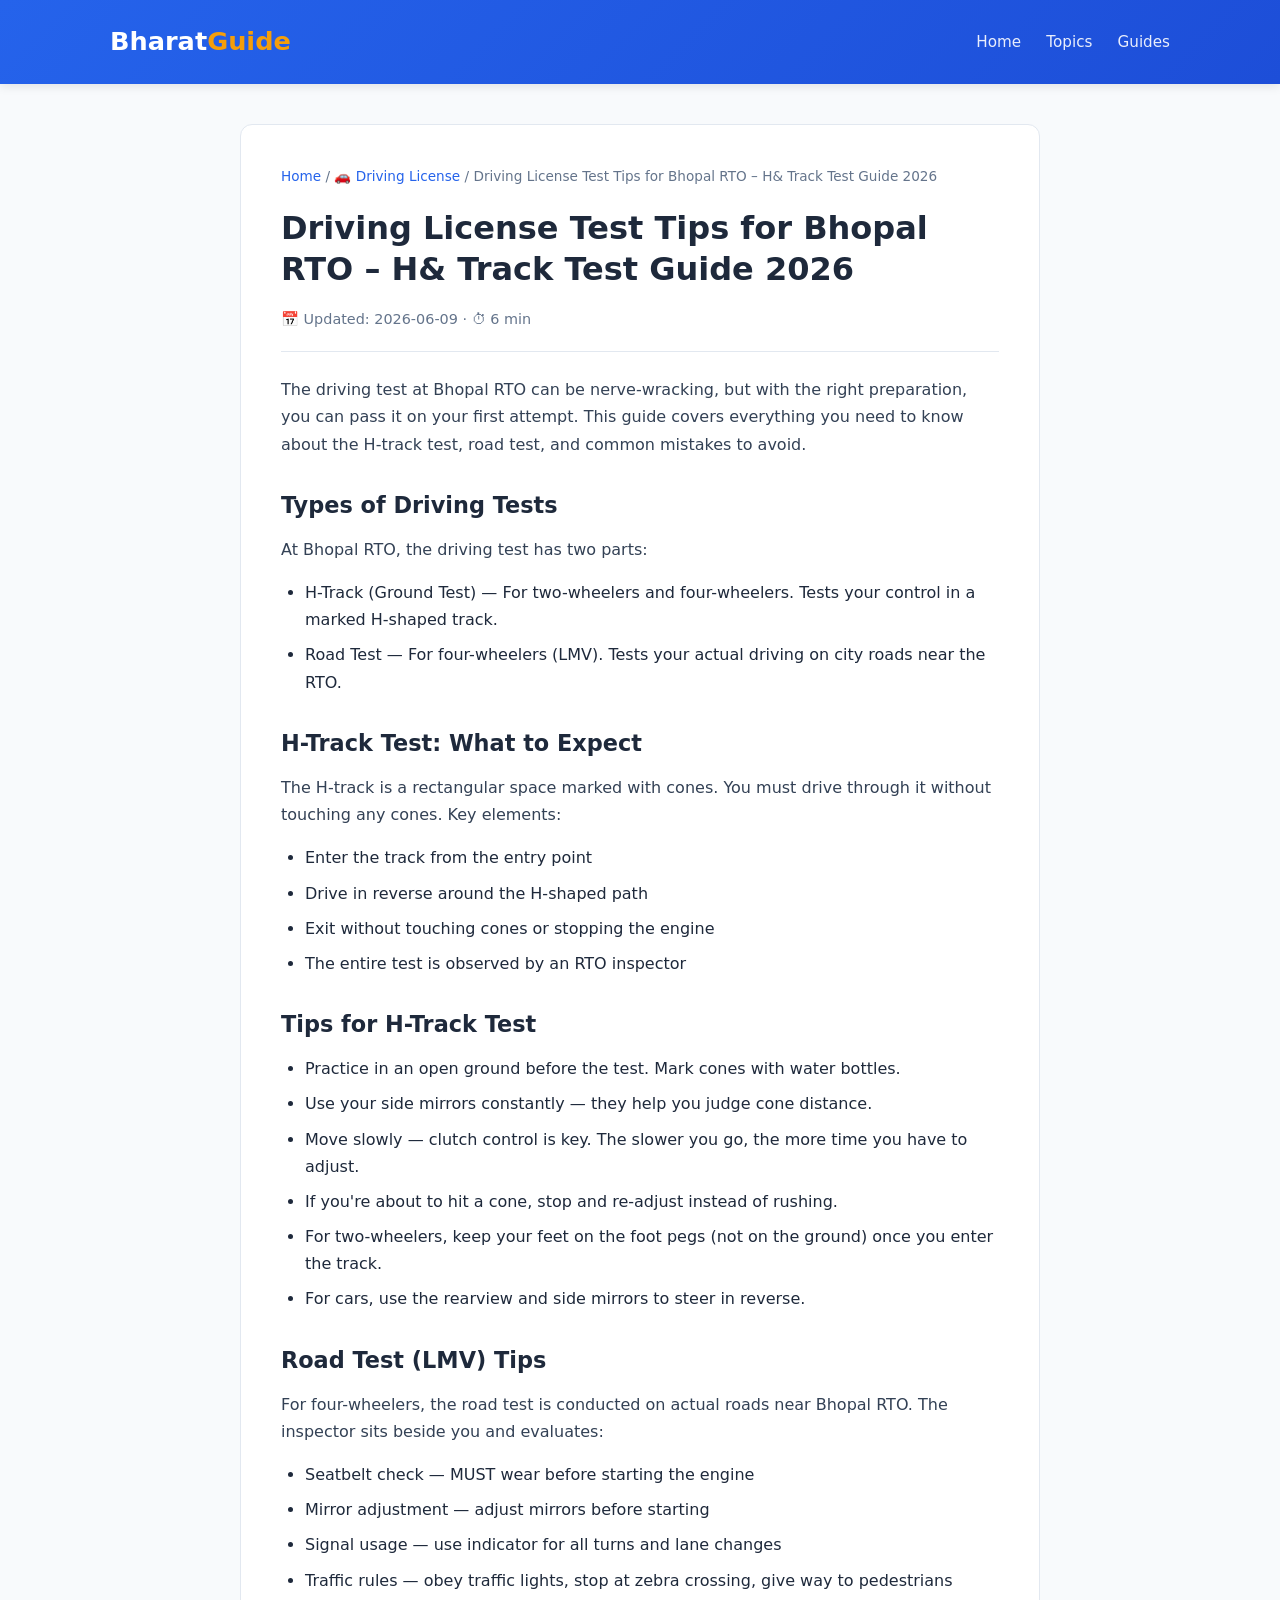
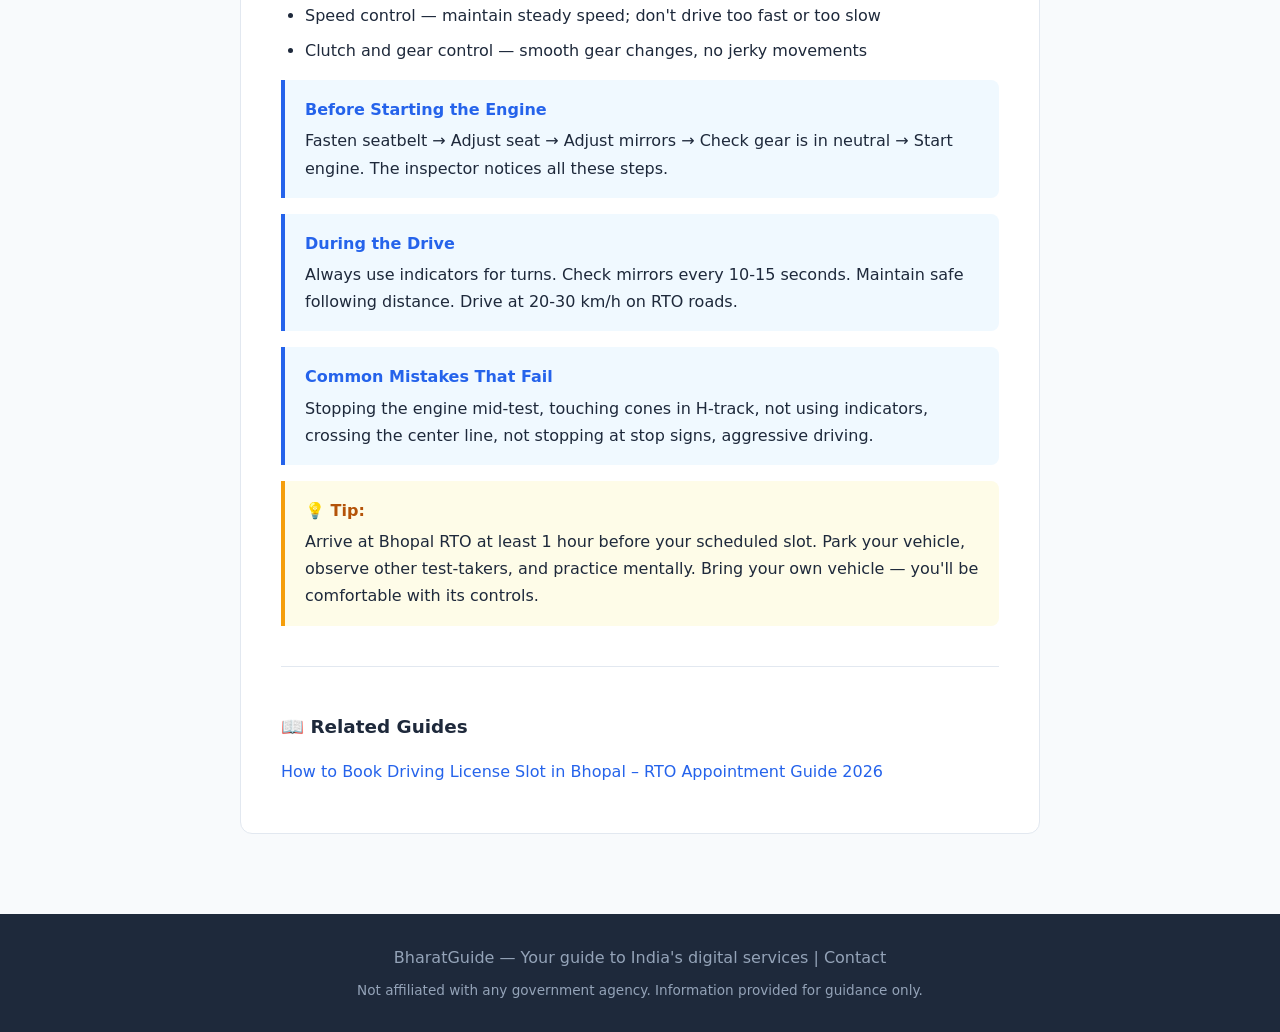
<file: articles/driving-license-test-tips-bhopal.html>
<!DOCTYPE html>
<html lang="en">
<head>
  <meta charset="UTF-8">
  <meta name="viewport" content="width=device-width, initial-scale=1.0">
  <title>Driving License Test Tips for Bhopal RTO – H&amp; Track Test Guide 2026 | BharatGuide</title>
  <meta name="description" content="Pass your driving license test at Bhopal RTO. Complete guide for H-track, road test, reverse, and hill start. Tips, videos, and common mistakes.">
  <meta property="og:title" content="Driving License Test Tips for Bhopal RTO – H&amp; Track Test Guide 2026">
  <meta property="og:description" content="Pass your driving license test at Bhopal RTO. Complete guide for H-track, road test, reverse, and hill start. Tips, videos, and common mistakes.">
  <meta property="og:type" content="article">
  <meta property="og:url" content="https://joonsaify.github.io/bharatguide/articles/driving-license-test-tips-bhopal.html">
  <meta property="og:site_name" content="BharatGuide">
  <meta name="twitter:card" content="summary_large_image">
  <link rel="canonical" href="https://joonsaify.github.io/bharatguide/articles/driving-license-test-tips-bhopal.html">
  <meta name="robots" content="index, follow">
  <link rel="stylesheet" href="/css/style.css">
  <script type="application/ld+json">{
    "@context": "https://schema.org",
    "@type": "Article",
    "headline": "Driving License Test Tips for Bhopal RTO – H&amp; Track Test Guide 2026",
    "description": "Pass your driving license test at Bhopal RTO. Complete guide for H-track, road test, reverse, and hill start. Tips, videos, and common mistakes.",
    "author": {"@type": "Organization", "name": "BharatGuide"},
    "datePublished": "2026-06-09",
    "publisher": {"@type": "Organization", "name": "BharatGuide"}
  }</script>
</head>
<body>
  <header>
    <div class="container">
      <a href="/" class="logo">Bharat<span>Guide</span></a>
      <nav>
        <a href="/">Home</a>
        <a href="/#categories">Topics</a>
        <a href="/#articles">Guides</a>
      </nav>
    </div>
  </header>

  <div class="article-page">
    <div class="container">
      <article>
        <div class="breadcrumb"><a href="/">Home</a> / <a href="/#articles">🚗 Driving License</a> / Driving License Test Tips for Bhopal RTO – H&amp; Track Test Guide 2026</div>
        <h1>Driving License Test Tips for Bhopal RTO – H&amp; Track Test Guide 2026</h1>
        <div class="article-meta">📅 Updated: 2026-06-09 · ⏱ 6 min</div>
        <p>The driving test at Bhopal RTO can be nerve-wracking, but with the right preparation, you can pass it on your first attempt. This guide covers everything you need to know about the H-track test, road test, and common mistakes to avoid.</p>
<h2>Types of Driving Tests</h2>
<p>At Bhopal RTO, the driving test has two parts:</p>
<ul>
  <li>H-Track (Ground Test) — For two-wheelers and four-wheelers. Tests your control in a marked H-shaped track.</li>
  <li>Road Test — For four-wheelers (LMV). Tests your actual driving on city roads near the RTO.</li>
</ul>
<h2>H-Track Test: What to Expect</h2>
<p>The H-track is a rectangular space marked with cones. You must drive through it without touching any cones. Key elements:</p>
<ul>
  <li>Enter the track from the entry point</li>
  <li>Drive in reverse around the H-shaped path</li>
  <li>Exit without touching cones or stopping the engine</li>
  <li>The entire test is observed by an RTO inspector</li>
</ul>
<h2>Tips for H-Track Test</h2>
<ul>
  <li>Practice in an open ground before the test. Mark cones with water bottles.</li>
  <li>Use your side mirrors constantly — they help you judge cone distance.</li>
  <li>Move slowly — clutch control is key. The slower you go, the more time you have to adjust.</li>
  <li>If you&#x27;re about to hit a cone, stop and re-adjust instead of rushing.</li>
  <li>For two-wheelers, keep your feet on the foot pegs (not on the ground) once you enter the track.</li>
  <li>For cars, use the rearview and side mirrors to steer in reverse.</li>
</ul>
<h2>Road Test (LMV) Tips</h2>
<p>For four-wheelers, the road test is conducted on actual roads near Bhopal RTO. The inspector sits beside you and evaluates:</p>
<ul>
  <li>Seatbelt check — MUST wear before starting the engine</li>
  <li>Mirror adjustment — adjust mirrors before starting</li>
  <li>Signal usage — use indicator for all turns and lane changes</li>
  <li>Traffic rules — obey traffic lights, stop at zebra crossing, give way to pedestrians</li>
  <li>Speed control — maintain steady speed; don&#x27;t drive too fast or too slow</li>
  <li>Clutch and gear control — smooth gear changes, no jerky movements</li>
</ul>
<div class="step-box"><strong>Before Starting the Engine</strong>Fasten seatbelt → Adjust seat → Adjust mirrors → Check gear is in neutral → Start engine. The inspector notices all these steps.</div>
<div class="step-box"><strong>During the Drive</strong>Always use indicators for turns. Check mirrors every 10-15 seconds. Maintain safe following distance. Drive at 20-30 km/h on RTO roads.</div>
<div class="step-box"><strong>Common Mistakes That Fail</strong>Stopping the engine mid-test, touching cones in H-track, not using indicators, crossing the center line, not stopping at stop signs, aggressive driving.</div>
<div class="tip-box"><strong>💡 Tip:</strong>Arrive at Bhopal RTO at least 1 hour before your scheduled slot. Park your vehicle, observe other test-takers, and practice mentally. Bring your own vehicle — you&#x27;ll be comfortable with its controls.</div>

        <div class="related-posts"><h3>📖 Related Guides</h3><ul>
<li><a href="/articles/how-to-book-driving-license-slot-bhopal.html">How to Book Driving License Slot in Bhopal – RTO Appointment Guide 2026</a></li>
</ul></div>

      </article>
    </div>
  </div>

  <footer>
    <div class="container">
      <p>BharatGuide — Your guide to India's digital services | <a href="mailto:contact@bharatguide.vercel.app">Contact</a></p>
      <p style="margin-top:8px;font-size:0.85rem;">Not affiliated with any government agency. Information provided for guidance only.</p>
    </div>
  </footer>
</body>
</html>
</file>
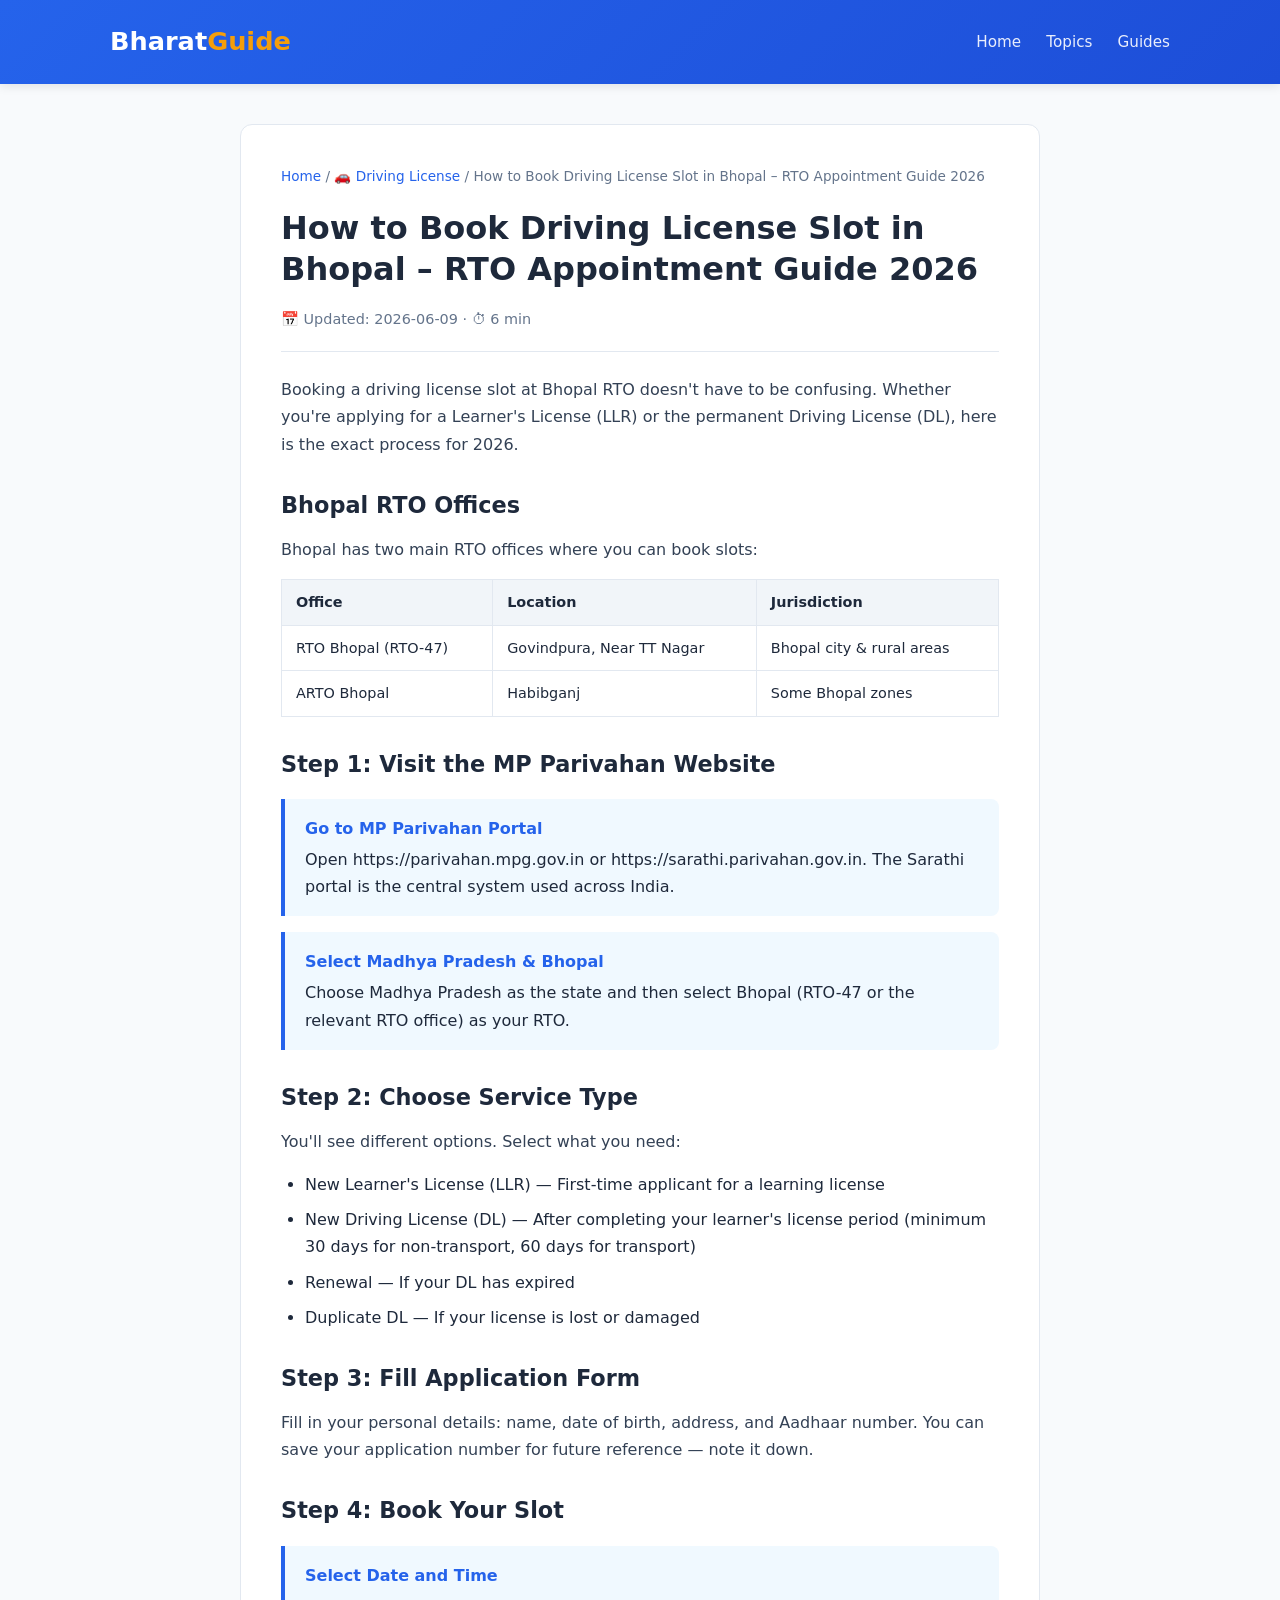
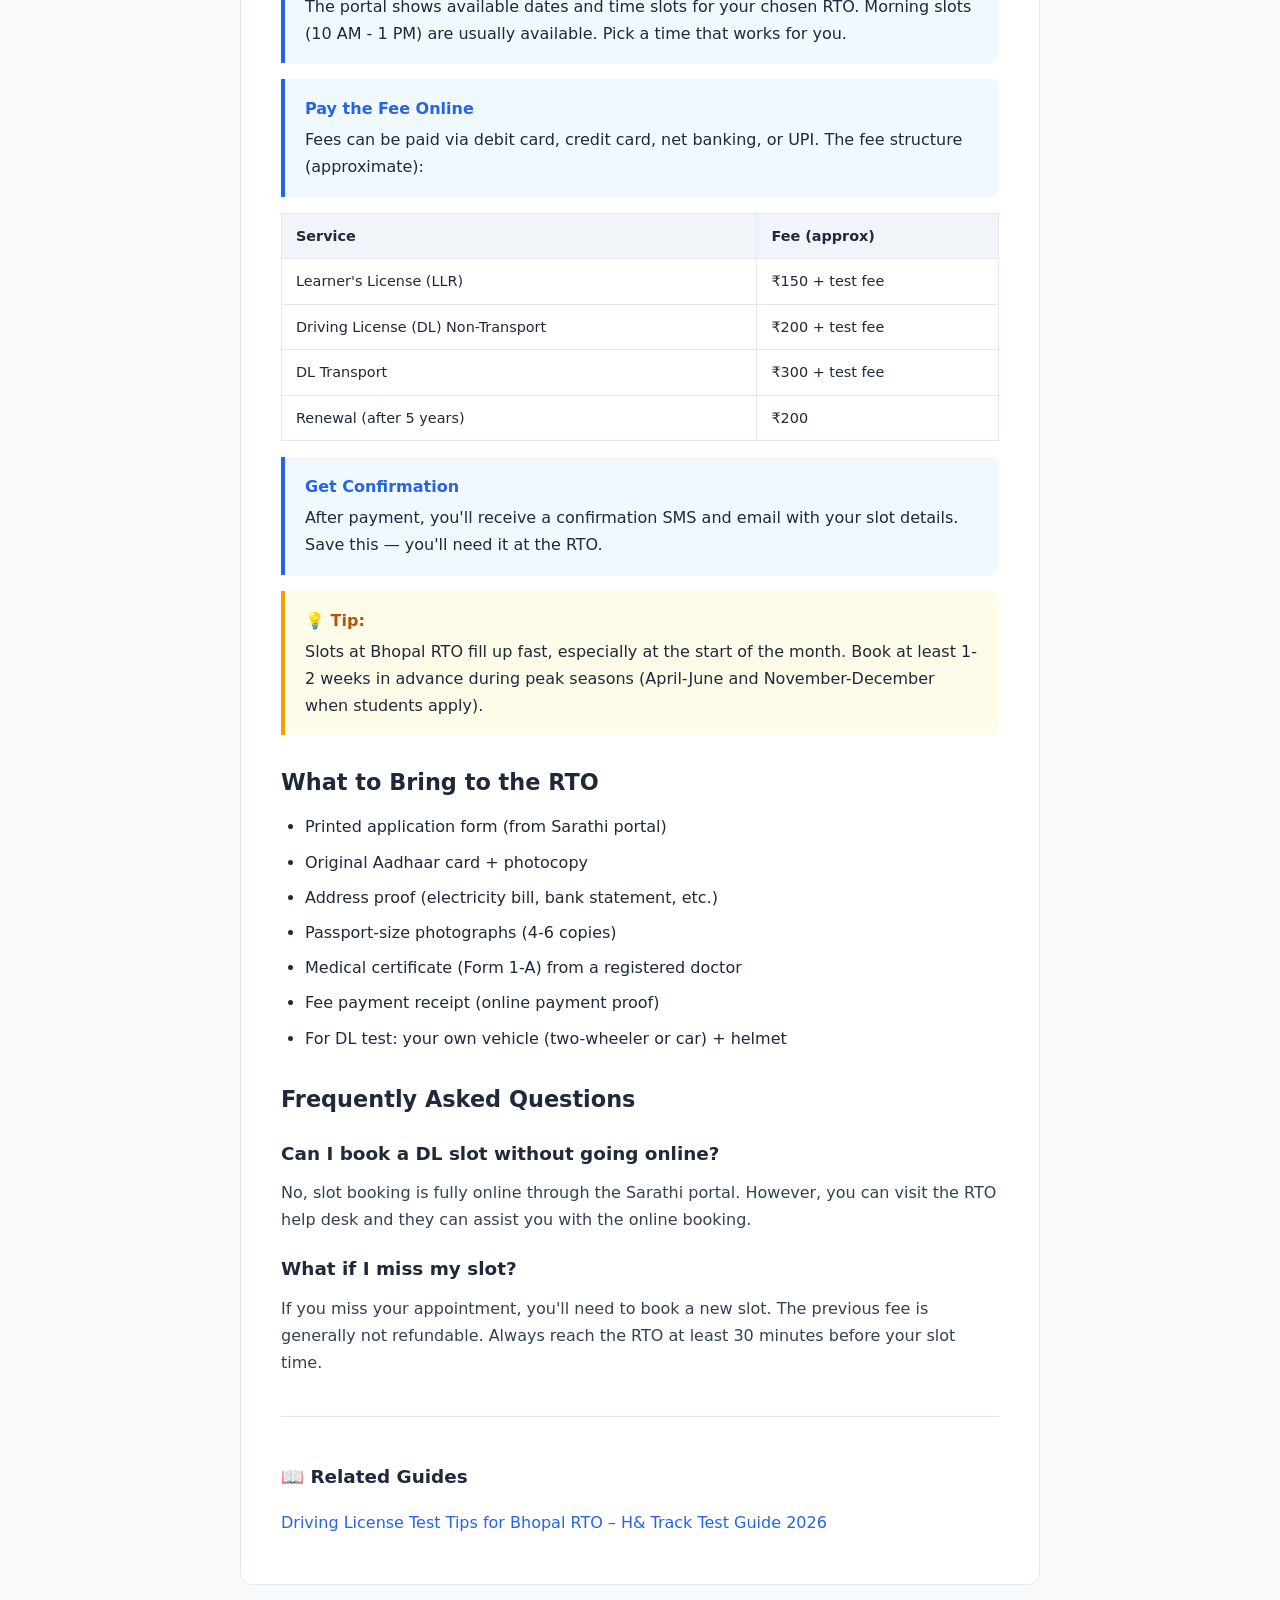
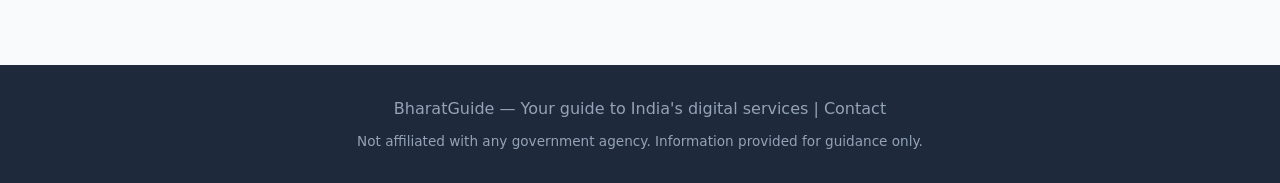
<file: articles/how-to-book-driving-license-slot-bhopal.html>
<!DOCTYPE html>
<html lang="en">
<head>
  <meta charset="UTF-8">
  <meta name="viewport" content="width=device-width, initial-scale=1.0">
  <title>How to Book Driving License Slot in Bhopal – RTO Appointment Guide 2026 | BharatGuide</title>
  <meta name="description" content="Complete guide to book DL slot at Bhopal RTO. Online appointment for learner&#x27;s license and driving license test at MP RTO offices.">
  <meta property="og:title" content="How to Book Driving License Slot in Bhopal – RTO Appointment Guide 2026">
  <meta property="og:description" content="Complete guide to book DL slot at Bhopal RTO. Online appointment for learner&#x27;s license and driving license test at MP RTO offices.">
  <meta property="og:type" content="article">
  <meta property="og:url" content="https://joonsaify.github.io/bharatguide/articles/how-to-book-driving-license-slot-bhopal.html">
  <meta property="og:site_name" content="BharatGuide">
  <meta name="twitter:card" content="summary_large_image">
  <link rel="canonical" href="https://joonsaify.github.io/bharatguide/articles/how-to-book-driving-license-slot-bhopal.html">
  <meta name="robots" content="index, follow">
  <link rel="stylesheet" href="/css/style.css">
  <script type="application/ld+json">{
    "@context": "https://schema.org",
    "@type": "Article",
    "headline": "How to Book Driving License Slot in Bhopal – RTO Appointment Guide 2026",
    "description": "Complete guide to book DL slot at Bhopal RTO. Online appointment for learner&#x27;s license and driving license test at MP RTO offices.",
    "author": {"@type": "Organization", "name": "BharatGuide"},
    "datePublished": "2026-06-09",
    "publisher": {"@type": "Organization", "name": "BharatGuide"}
  }</script>
</head>
<body>
  <header>
    <div class="container">
      <a href="/" class="logo">Bharat<span>Guide</span></a>
      <nav>
        <a href="/">Home</a>
        <a href="/#categories">Topics</a>
        <a href="/#articles">Guides</a>
      </nav>
    </div>
  </header>

  <div class="article-page">
    <div class="container">
      <article>
        <div class="breadcrumb"><a href="/">Home</a> / <a href="/#articles">🚗 Driving License</a> / How to Book Driving License Slot in Bhopal – RTO Appointment Guide 2026</div>
        <h1>How to Book Driving License Slot in Bhopal – RTO Appointment Guide 2026</h1>
        <div class="article-meta">📅 Updated: 2026-06-09 · ⏱ 6 min</div>
        <p>Booking a driving license slot at Bhopal RTO doesn&#x27;t have to be confusing. Whether you&#x27;re applying for a Learner&#x27;s License (LLR) or the permanent Driving License (DL), here is the exact process for 2026.</p>
<h2>Bhopal RTO Offices</h2>
<p>Bhopal has two main RTO offices where you can book slots:</p>
<table>
<thead><tr><th>Office</th><th>Location</th><th>Jurisdiction</th></tr></thead>
<tbody>
<tr><td>RTO Bhopal (RTO-47)</td><td>Govindpura, Near TT Nagar</td><td>Bhopal city &amp; rural areas</td></tr>
<tr><td>ARTO Bhopal</td><td>Habibganj</td><td>Some Bhopal zones</td></tr>
</tbody>
</table>
<h2>Step 1: Visit the MP Parivahan Website</h2>
<div class="step-box"><strong>Go to MP Parivahan Portal</strong>Open https://parivahan.mpg.gov.in or https://sarathi.parivahan.gov.in. The Sarathi portal is the central system used across India.</div>
<div class="step-box"><strong>Select Madhya Pradesh &amp; Bhopal</strong>Choose Madhya Pradesh as the state and then select Bhopal (RTO-47 or the relevant RTO office) as your RTO.</div>
<h2>Step 2: Choose Service Type</h2>
<p>You&#x27;ll see different options. Select what you need:</p>
<ul>
  <li>New Learner&#x27;s License (LLR) — First-time applicant for a learning license</li>
  <li>New Driving License (DL) — After completing your learner&#x27;s license period (minimum 30 days for non-transport, 60 days for transport)</li>
  <li>Renewal — If your DL has expired</li>
  <li>Duplicate DL — If your license is lost or damaged</li>
</ul>
<h2>Step 3: Fill Application Form</h2>
<p>Fill in your personal details: name, date of birth, address, and Aadhaar number. You can save your application number for future reference — note it down.</p>
<h2>Step 4: Book Your Slot</h2>
<div class="step-box"><strong>Select Date and Time</strong>The portal shows available dates and time slots for your chosen RTO. Morning slots (10 AM - 1 PM) are usually available. Pick a time that works for you.</div>
<div class="step-box"><strong>Pay the Fee Online</strong>Fees can be paid via debit card, credit card, net banking, or UPI. The fee structure (approximate):</div>
<table>
<thead><tr><th>Service</th><th>Fee (approx)</th></tr></thead>
<tbody>
<tr><td>Learner&#x27;s License (LLR)</td><td>₹150 + test fee</td></tr>
<tr><td>Driving License (DL) Non-Transport</td><td>₹200 + test fee</td></tr>
<tr><td>DL Transport</td><td>₹300 + test fee</td></tr>
<tr><td>Renewal (after 5 years)</td><td>₹200</td></tr>
</tbody>
</table>
<div class="step-box"><strong>Get Confirmation</strong>After payment, you&#x27;ll receive a confirmation SMS and email with your slot details. Save this — you&#x27;ll need it at the RTO.</div>
<div class="tip-box"><strong>💡 Tip:</strong>Slots at Bhopal RTO fill up fast, especially at the start of the month. Book at least 1-2 weeks in advance during peak seasons (April-June and November-December when students apply).</div>
<h2>What to Bring to the RTO</h2>
<ul>
  <li>Printed application form (from Sarathi portal)</li>
  <li>Original Aadhaar card + photocopy</li>
  <li>Address proof (electricity bill, bank statement, etc.)</li>
  <li>Passport-size photographs (4-6 copies)</li>
  <li>Medical certificate (Form 1-A) from a registered doctor</li>
  <li>Fee payment receipt (online payment proof)</li>
  <li>For DL test: your own vehicle (two-wheeler or car) + helmet</li>
</ul>
<h2>Frequently Asked Questions</h2>
<h3>Can I book a DL slot without going online?</h3>
<p>No, slot booking is fully online through the Sarathi portal. However, you can visit the RTO help desk and they can assist you with the online booking.</p>
<h3>What if I miss my slot?</h3>
<p>If you miss your appointment, you&#x27;ll need to book a new slot. The previous fee is generally not refundable. Always reach the RTO at least 30 minutes before your slot time.</p>

        <div class="related-posts"><h3>📖 Related Guides</h3><ul>
<li><a href="/articles/driving-license-test-tips-bhopal.html">Driving License Test Tips for Bhopal RTO – H&amp; Track Test Guide 2026</a></li>
</ul></div>

      </article>
    </div>
  </div>

  <footer>
    <div class="container">
      <p>BharatGuide — Your guide to India's digital services | <a href="mailto:contact@bharatguide.vercel.app">Contact</a></p>
      <p style="margin-top:8px;font-size:0.85rem;">Not affiliated with any government agency. Information provided for guidance only.</p>
    </div>
  </footer>
</body>
</html>
</file>
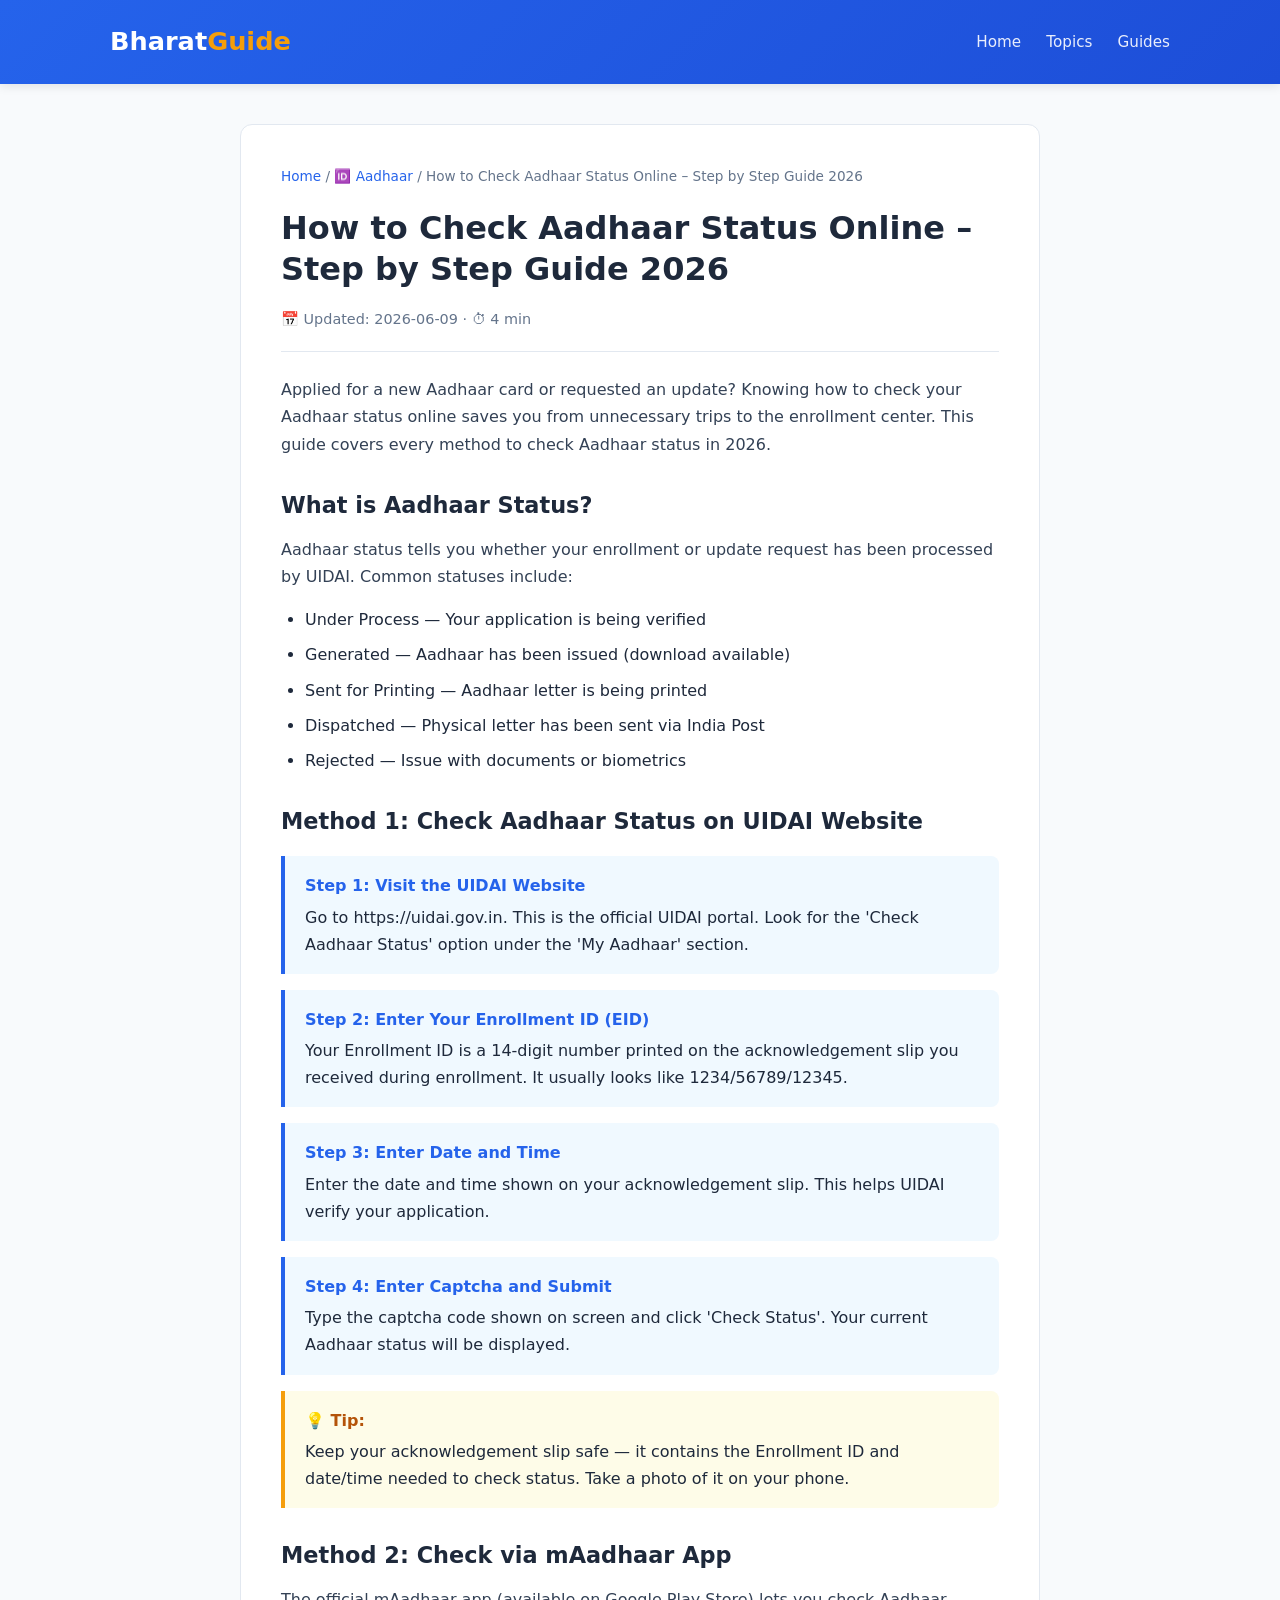
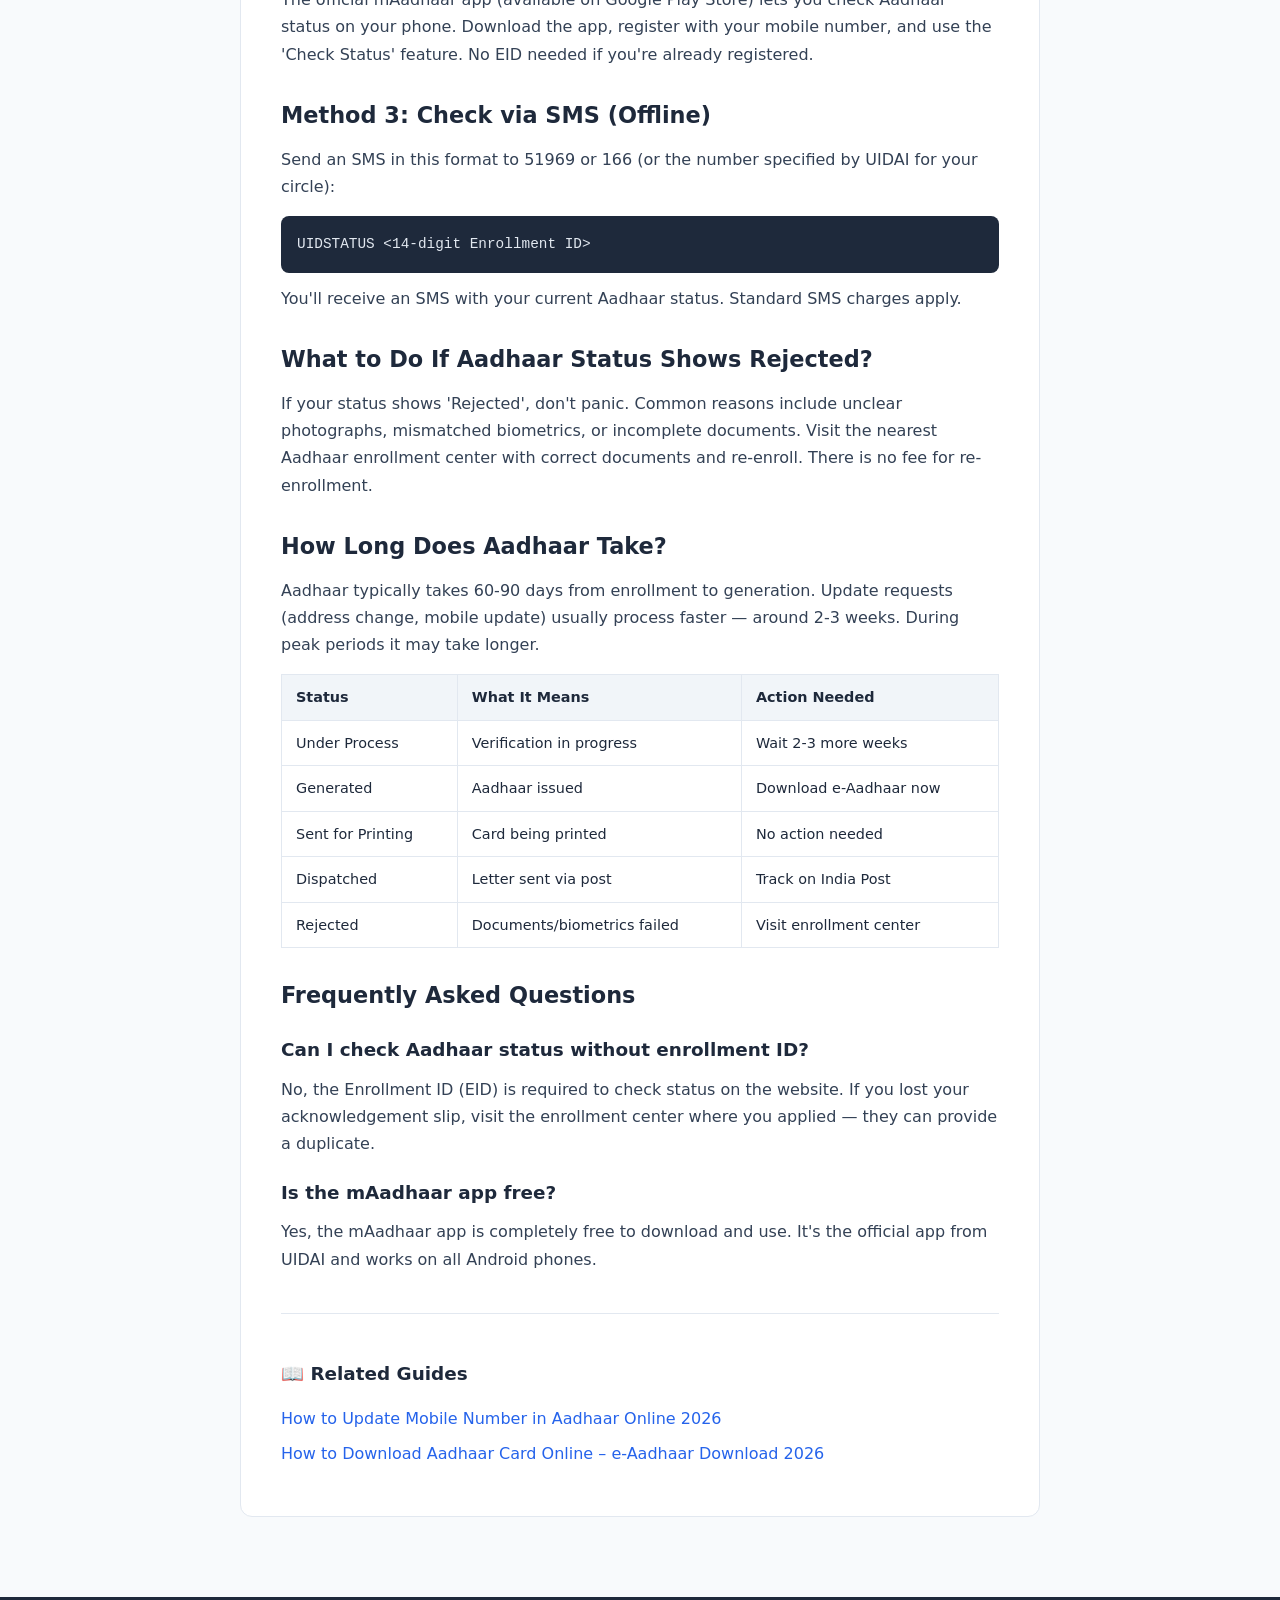
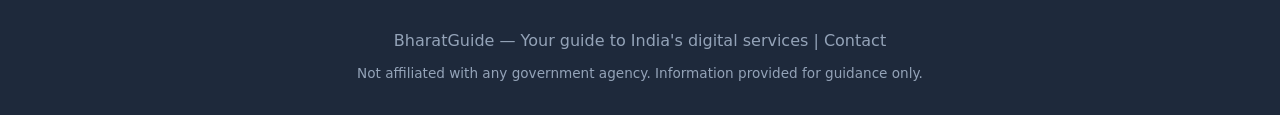
<file: articles/how-to-check-aadhaar-status-online.html>
<!DOCTYPE html>
<html lang="en">
<head>
  <meta charset="UTF-8">
  <meta name="viewport" content="width=device-width, initial-scale=1.0">
  <title>How to Check Aadhaar Status Online – Step by Step Guide 2026 | BharatGuide</title>
  <meta name="description" content="Check your Aadhaar enrollment or update status online at uidai.gov.in. Complete step-by-step guide with screenshots for 2026.">
  <meta property="og:title" content="How to Check Aadhaar Status Online – Step by Step Guide 2026">
  <meta property="og:description" content="Check your Aadhaar enrollment or update status online at uidai.gov.in. Complete step-by-step guide with screenshots for 2026.">
  <meta property="og:type" content="article">
  <meta property="og:url" content="https://joonsaify.github.io/bharatguide/articles/how-to-check-aadhaar-status-online.html">
  <meta property="og:site_name" content="BharatGuide">
  <meta name="twitter:card" content="summary_large_image">
  <link rel="canonical" href="https://joonsaify.github.io/bharatguide/articles/how-to-check-aadhaar-status-online.html">
  <meta name="robots" content="index, follow">
  <link rel="stylesheet" href="/css/style.css">
  <script type="application/ld+json">{
    "@context": "https://schema.org",
    "@type": "Article",
    "headline": "How to Check Aadhaar Status Online – Step by Step Guide 2026",
    "description": "Check your Aadhaar enrollment or update status online at uidai.gov.in. Complete step-by-step guide with screenshots for 2026.",
    "author": {"@type": "Organization", "name": "BharatGuide"},
    "datePublished": "2026-06-09",
    "publisher": {"@type": "Organization", "name": "BharatGuide"}
  }</script>
</head>
<body>
  <header>
    <div class="container">
      <a href="/" class="logo">Bharat<span>Guide</span></a>
      <nav>
        <a href="/">Home</a>
        <a href="/#categories">Topics</a>
        <a href="/#articles">Guides</a>
      </nav>
    </div>
  </header>

  <div class="article-page">
    <div class="container">
      <article>
        <div class="breadcrumb"><a href="/">Home</a> / <a href="/#articles">🆔 Aadhaar</a> / How to Check Aadhaar Status Online – Step by Step Guide 2026</div>
        <h1>How to Check Aadhaar Status Online – Step by Step Guide 2026</h1>
        <div class="article-meta">📅 Updated: 2026-06-09 · ⏱ 4 min</div>
        <p>Applied for a new Aadhaar card or requested an update? Knowing how to check your Aadhaar status online saves you from unnecessary trips to the enrollment center. This guide covers every method to check Aadhaar status in 2026.</p>
<h2>What is Aadhaar Status?</h2>
<p>Aadhaar status tells you whether your enrollment or update request has been processed by UIDAI. Common statuses include:</p>
<ul>
  <li>Under Process — Your application is being verified</li>
  <li>Generated — Aadhaar has been issued (download available)</li>
  <li>Sent for Printing — Aadhaar letter is being printed</li>
  <li>Dispatched — Physical letter has been sent via India Post</li>
  <li>Rejected — Issue with documents or biometrics</li>
</ul>
<h2>Method 1: Check Aadhaar Status on UIDAI Website</h2>
<div class="step-box"><strong>Step 1: Visit the UIDAI Website</strong>Go to https://uidai.gov.in. This is the official UIDAI portal. Look for the &#x27;Check Aadhaar Status&#x27; option under the &#x27;My Aadhaar&#x27; section.</div>
<div class="step-box"><strong>Step 2: Enter Your Enrollment ID (EID)</strong>Your Enrollment ID is a 14-digit number printed on the acknowledgement slip you received during enrollment. It usually looks like 1234/56789/12345.</div>
<div class="step-box"><strong>Step 3: Enter Date and Time</strong>Enter the date and time shown on your acknowledgement slip. This helps UIDAI verify your application.</div>
<div class="step-box"><strong>Step 4: Enter Captcha and Submit</strong>Type the captcha code shown on screen and click &#x27;Check Status&#x27;. Your current Aadhaar status will be displayed.</div>
<div class="tip-box"><strong>💡 Tip:</strong>Keep your acknowledgement slip safe — it contains the Enrollment ID and date/time needed to check status. Take a photo of it on your phone.</div>
<h2>Method 2: Check via mAadhaar App</h2>
<p>The official mAadhaar app (available on Google Play Store) lets you check Aadhaar status on your phone. Download the app, register with your mobile number, and use the &#x27;Check Status&#x27; feature. No EID needed if you&#x27;re already registered.</p>
<h2>Method 3: Check via SMS (Offline)</h2>
<p>Send an SMS in this format to 51969 or 166 (or the number specified by UIDAI for your circle):</p>
<pre style="background:#1e293b;color:#e2e8f0;padding:16px;border-radius:8px;overflow-x:auto;font-size:0.9rem;margin:12px 0;">UIDSTATUS &lt;14-digit Enrollment ID&gt;</pre>
<p>You&#x27;ll receive an SMS with your current Aadhaar status. Standard SMS charges apply.</p>
<h2>What to Do If Aadhaar Status Shows Rejected?</h2>
<p>If your status shows &#x27;Rejected&#x27;, don&#x27;t panic. Common reasons include unclear photographs, mismatched biometrics, or incomplete documents. Visit the nearest Aadhaar enrollment center with correct documents and re-enroll. There is no fee for re-enrollment.</p>
<h2>How Long Does Aadhaar Take?</h2>
<p>Aadhaar typically takes 60-90 days from enrollment to generation. Update requests (address change, mobile update) usually process faster — around 2-3 weeks. During peak periods it may take longer.</p>
<table>
<thead><tr><th>Status</th><th>What It Means</th><th>Action Needed</th></tr></thead>
<tbody>
<tr><td>Under Process</td><td>Verification in progress</td><td>Wait 2-3 more weeks</td></tr>
<tr><td>Generated</td><td>Aadhaar issued</td><td>Download e-Aadhaar now</td></tr>
<tr><td>Sent for Printing</td><td>Card being printed</td><td>No action needed</td></tr>
<tr><td>Dispatched</td><td>Letter sent via post</td><td>Track on India Post</td></tr>
<tr><td>Rejected</td><td>Documents/biometrics failed</td><td>Visit enrollment center</td></tr>
</tbody>
</table>
<h2>Frequently Asked Questions</h2>
<h3>Can I check Aadhaar status without enrollment ID?</h3>
<p>No, the Enrollment ID (EID) is required to check status on the website. If you lost your acknowledgement slip, visit the enrollment center where you applied — they can provide a duplicate.</p>
<h3>Is the mAadhaar app free?</h3>
<p>Yes, the mAadhaar app is completely free to download and use. It&#x27;s the official app from UIDAI and works on all Android phones.</p>

        <div class="related-posts"><h3>📖 Related Guides</h3><ul>
<li><a href="/articles/how-to-update-mobile-number-in-aadhaar.html">How to Update Mobile Number in Aadhaar Online 2026</a></li>
<li><a href="/articles/how-to-download-aadhaar-online.html">How to Download Aadhaar Card Online – e-Aadhaar Download 2026</a></li>
</ul></div>

      </article>
    </div>
  </div>

  <footer>
    <div class="container">
      <p>BharatGuide — Your guide to India's digital services | <a href="mailto:contact@bharatguide.vercel.app">Contact</a></p>
      <p style="margin-top:8px;font-size:0.85rem;">Not affiliated with any government agency. Information provided for guidance only.</p>
    </div>
  </footer>
</body>
</html>
</file>
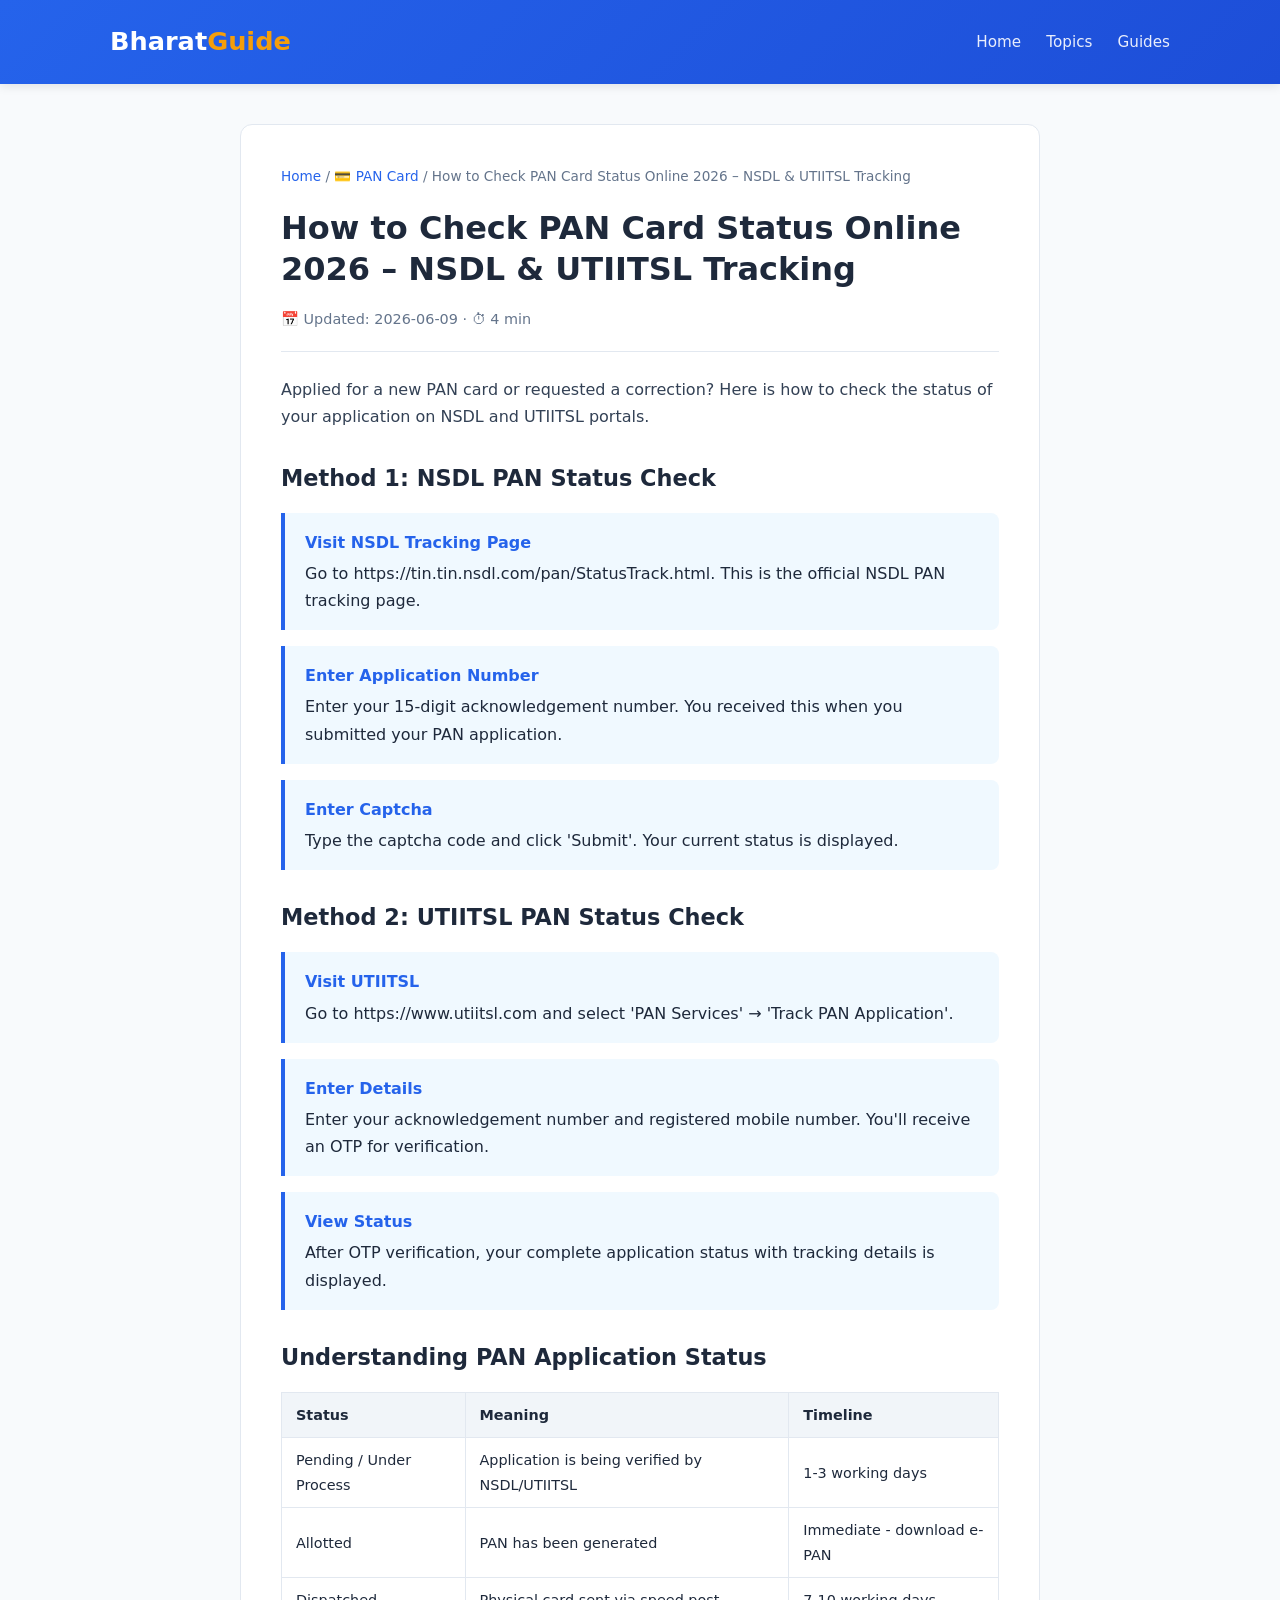
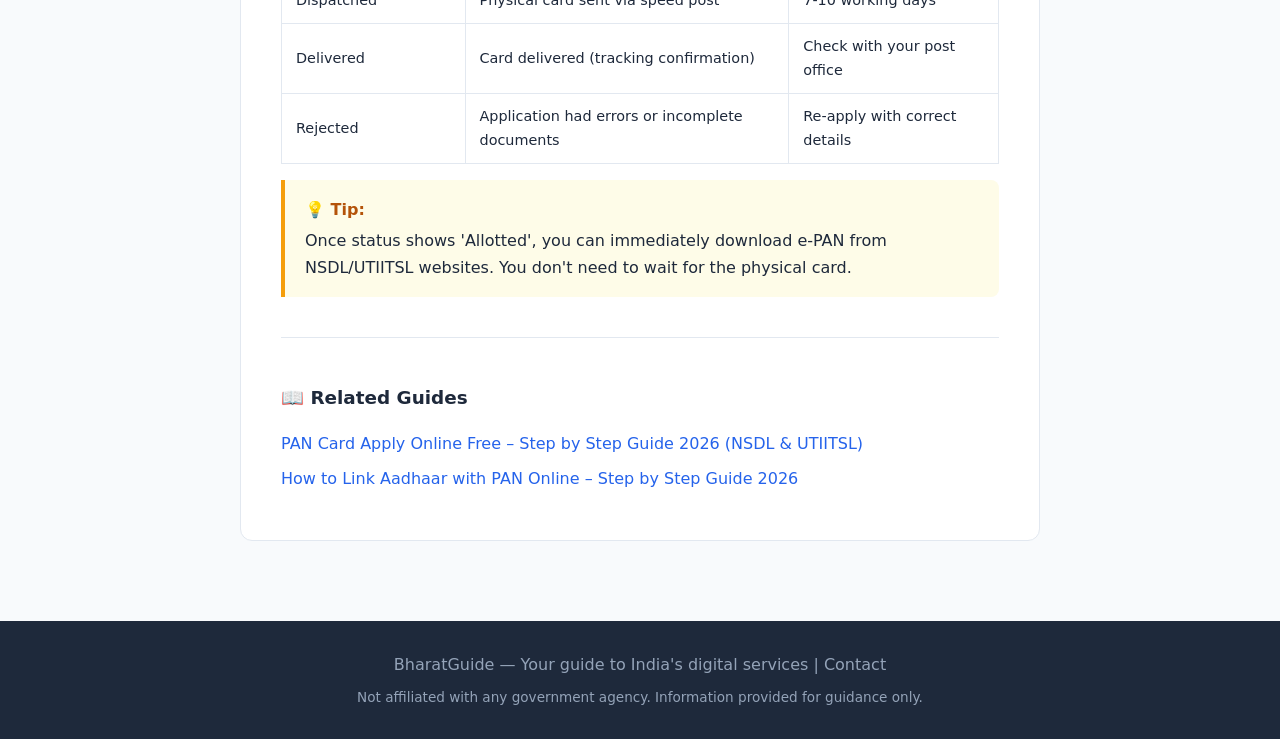
<file: articles/how-to-check-pan-card-status.html>
<!DOCTYPE html>
<html lang="en">
<head>
  <meta charset="UTF-8">
  <meta name="viewport" content="width=device-width, initial-scale=1.0">
  <title>How to Check PAN Card Status Online 2026 – NSDL &amp; UTIITSL Tracking | BharatGuide</title>
  <meta name="description" content="Track your PAN card application status online via NSDL and UTIITSL portals. Check if PAN is allotted, dispatched, or pending. Instant tracking guide.">
  <meta property="og:title" content="How to Check PAN Card Status Online 2026 – NSDL &amp; UTIITSL Tracking">
  <meta property="og:description" content="Track your PAN card application status online via NSDL and UTIITSL portals. Check if PAN is allotted, dispatched, or pending. Instant tracking guide.">
  <meta property="og:type" content="article">
  <meta property="og:url" content="https://joonsaify.github.io/bharatguide/articles/how-to-check-pan-card-status.html">
  <meta property="og:site_name" content="BharatGuide">
  <meta name="twitter:card" content="summary_large_image">
  <link rel="canonical" href="https://joonsaify.github.io/bharatguide/articles/how-to-check-pan-card-status.html">
  <meta name="robots" content="index, follow">
  <link rel="stylesheet" href="/css/style.css">
  <script type="application/ld+json">{
    "@context": "https://schema.org",
    "@type": "Article",
    "headline": "How to Check PAN Card Status Online 2026 – NSDL &amp; UTIITSL Tracking",
    "description": "Track your PAN card application status online via NSDL and UTIITSL portals. Check if PAN is allotted, dispatched, or pending. Instant tracking guide.",
    "author": {"@type": "Organization", "name": "BharatGuide"},
    "datePublished": "2026-06-09",
    "publisher": {"@type": "Organization", "name": "BharatGuide"}
  }</script>
</head>
<body>
  <header>
    <div class="container">
      <a href="/" class="logo">Bharat<span>Guide</span></a>
      <nav>
        <a href="/">Home</a>
        <a href="/#categories">Topics</a>
        <a href="/#articles">Guides</a>
      </nav>
    </div>
  </header>

  <div class="article-page">
    <div class="container">
      <article>
        <div class="breadcrumb"><a href="/">Home</a> / <a href="/#articles">💳 PAN Card</a> / How to Check PAN Card Status Online 2026 – NSDL &amp; UTIITSL Tracking</div>
        <h1>How to Check PAN Card Status Online 2026 – NSDL &amp; UTIITSL Tracking</h1>
        <div class="article-meta">📅 Updated: 2026-06-09 · ⏱ 4 min</div>
        <p>Applied for a new PAN card or requested a correction? Here is how to check the status of your application on NSDL and UTIITSL portals.</p>
<h2>Method 1: NSDL PAN Status Check</h2>
<div class="step-box"><strong>Visit NSDL Tracking Page</strong>Go to https://tin.tin.nsdl.com/pan/StatusTrack.html. This is the official NSDL PAN tracking page.</div>
<div class="step-box"><strong>Enter Application Number</strong>Enter your 15-digit acknowledgement number. You received this when you submitted your PAN application.</div>
<div class="step-box"><strong>Enter Captcha</strong>Type the captcha code and click &#x27;Submit&#x27;. Your current status is displayed.</div>
<h2>Method 2: UTIITSL PAN Status Check</h2>
<div class="step-box"><strong>Visit UTIITSL</strong>Go to https://www.utiitsl.com and select &#x27;PAN Services&#x27; → &#x27;Track PAN Application&#x27;.</div>
<div class="step-box"><strong>Enter Details</strong>Enter your acknowledgement number and registered mobile number. You&#x27;ll receive an OTP for verification.</div>
<div class="step-box"><strong>View Status</strong>After OTP verification, your complete application status with tracking details is displayed.</div>
<h2>Understanding PAN Application Status</h2>
<table>
<thead><tr><th>Status</th><th>Meaning</th><th>Timeline</th></tr></thead>
<tbody>
<tr><td>Pending / Under Process</td><td>Application is being verified by NSDL/UTIITSL</td><td>1-3 working days</td></tr>
<tr><td>Allotted</td><td>PAN has been generated</td><td>Immediate - download e-PAN</td></tr>
<tr><td>Dispatched</td><td>Physical card sent via speed post</td><td>7-10 working days</td></tr>
<tr><td>Delivered</td><td>Card delivered (tracking confirmation)</td><td>Check with your post office</td></tr>
<tr><td>Rejected</td><td>Application had errors or incomplete documents</td><td>Re-apply with correct details</td></tr>
</tbody>
</table>
<div class="tip-box"><strong>💡 Tip:</strong>Once status shows &#x27;Allotted&#x27;, you can immediately download e-PAN from NSDL/UTIITSL websites. You don&#x27;t need to wait for the physical card.</div>

        <div class="related-posts"><h3>📖 Related Guides</h3><ul>
<li><a href="/articles/pan-card-apply-online-free.html">PAN Card Apply Online Free – Step by Step Guide 2026 (NSDL &amp; UTIITSL)</a></li>
<li><a href="/articles/how-to-link-aadhaar-pan-online.html">How to Link Aadhaar with PAN Online – Step by Step Guide 2026</a></li>
</ul></div>

      </article>
    </div>
  </div>

  <footer>
    <div class="container">
      <p>BharatGuide — Your guide to India's digital services | <a href="mailto:contact@bharatguide.vercel.app">Contact</a></p>
      <p style="margin-top:8px;font-size:0.85rem;">Not affiliated with any government agency. Information provided for guidance only.</p>
    </div>
  </footer>
</body>
</html>
</file>
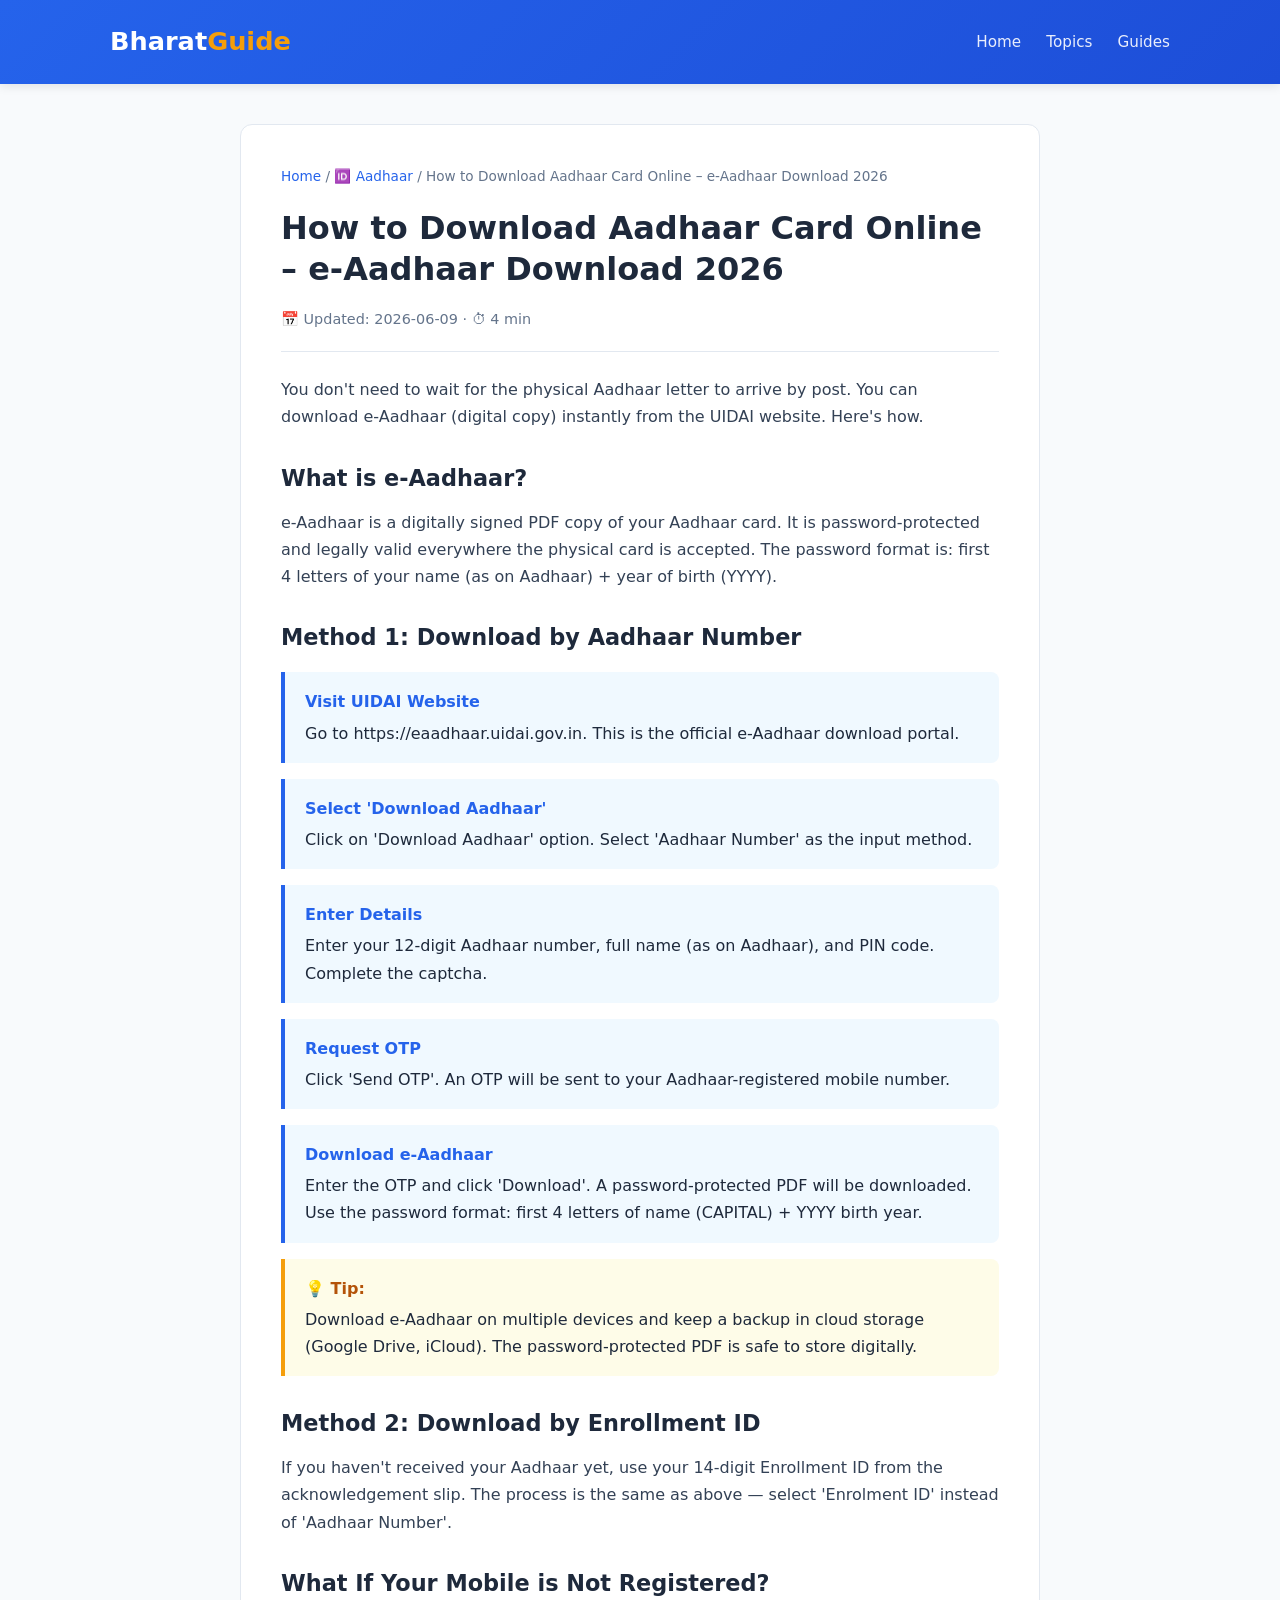
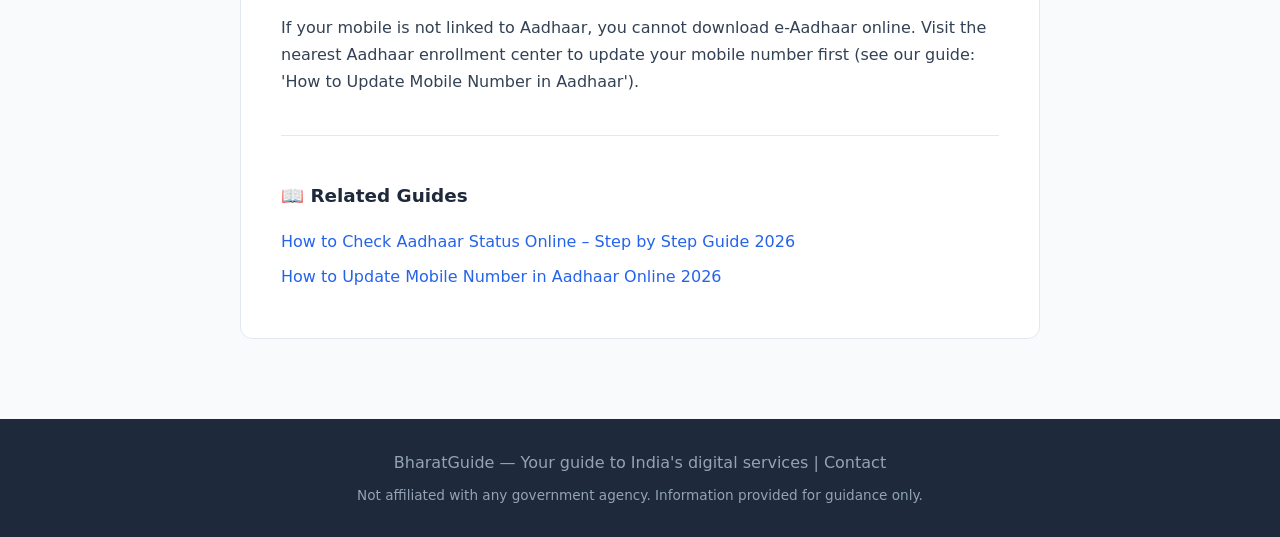
<file: articles/how-to-download-aadhaar-online.html>
<!DOCTYPE html>
<html lang="en">
<head>
  <meta charset="UTF-8">
  <meta name="viewport" content="width=device-width, initial-scale=1.0">
  <title>How to Download Aadhaar Card Online – e-Aadhaar Download 2026 | BharatGuide</title>
  <meta name="description" content="Download e-Aadhaar online from UIDAI website. Free, instant download using Aadhaar number, Enrolment ID, or Virtual ID. Step-by-step guide.">
  <meta property="og:title" content="How to Download Aadhaar Card Online – e-Aadhaar Download 2026">
  <meta property="og:description" content="Download e-Aadhaar online from UIDAI website. Free, instant download using Aadhaar number, Enrolment ID, or Virtual ID. Step-by-step guide.">
  <meta property="og:type" content="article">
  <meta property="og:url" content="https://joonsaify.github.io/bharatguide/articles/how-to-download-aadhaar-online.html">
  <meta property="og:site_name" content="BharatGuide">
  <meta name="twitter:card" content="summary_large_image">
  <link rel="canonical" href="https://joonsaify.github.io/bharatguide/articles/how-to-download-aadhaar-online.html">
  <meta name="robots" content="index, follow">
  <link rel="stylesheet" href="/css/style.css">
  <script type="application/ld+json">{
    "@context": "https://schema.org",
    "@type": "Article",
    "headline": "How to Download Aadhaar Card Online – e-Aadhaar Download 2026",
    "description": "Download e-Aadhaar online from UIDAI website. Free, instant download using Aadhaar number, Enrolment ID, or Virtual ID. Step-by-step guide.",
    "author": {"@type": "Organization", "name": "BharatGuide"},
    "datePublished": "2026-06-09",
    "publisher": {"@type": "Organization", "name": "BharatGuide"}
  }</script>
</head>
<body>
  <header>
    <div class="container">
      <a href="/" class="logo">Bharat<span>Guide</span></a>
      <nav>
        <a href="/">Home</a>
        <a href="/#categories">Topics</a>
        <a href="/#articles">Guides</a>
      </nav>
    </div>
  </header>

  <div class="article-page">
    <div class="container">
      <article>
        <div class="breadcrumb"><a href="/">Home</a> / <a href="/#articles">🆔 Aadhaar</a> / How to Download Aadhaar Card Online – e-Aadhaar Download 2026</div>
        <h1>How to Download Aadhaar Card Online – e-Aadhaar Download 2026</h1>
        <div class="article-meta">📅 Updated: 2026-06-09 · ⏱ 4 min</div>
        <p>You don&#x27;t need to wait for the physical Aadhaar letter to arrive by post. You can download e-Aadhaar (digital copy) instantly from the UIDAI website. Here&#x27;s how.</p>
<h2>What is e-Aadhaar?</h2>
<p>e-Aadhaar is a digitally signed PDF copy of your Aadhaar card. It is password-protected and legally valid everywhere the physical card is accepted. The password format is: first 4 letters of your name (as on Aadhaar) + year of birth (YYYY).</p>
<h2>Method 1: Download by Aadhaar Number</h2>
<div class="step-box"><strong>Visit UIDAI Website</strong>Go to https://eaadhaar.uidai.gov.in. This is the official e-Aadhaar download portal.</div>
<div class="step-box"><strong>Select &#x27;Download Aadhaar&#x27;</strong>Click on &#x27;Download Aadhaar&#x27; option. Select &#x27;Aadhaar Number&#x27; as the input method.</div>
<div class="step-box"><strong>Enter Details</strong>Enter your 12-digit Aadhaar number, full name (as on Aadhaar), and PIN code. Complete the captcha.</div>
<div class="step-box"><strong>Request OTP</strong>Click &#x27;Send OTP&#x27;. An OTP will be sent to your Aadhaar-registered mobile number.</div>
<div class="step-box"><strong>Download e-Aadhaar</strong>Enter the OTP and click &#x27;Download&#x27;. A password-protected PDF will be downloaded. Use the password format: first 4 letters of name (CAPITAL) + YYYY birth year.</div>
<div class="tip-box"><strong>💡 Tip:</strong>Download e-Aadhaar on multiple devices and keep a backup in cloud storage (Google Drive, iCloud). The password-protected PDF is safe to store digitally.</div>
<h2>Method 2: Download by Enrollment ID</h2>
<p>If you haven&#x27;t received your Aadhaar yet, use your 14-digit Enrollment ID from the acknowledgement slip. The process is the same as above — select &#x27;Enrolment ID&#x27; instead of &#x27;Aadhaar Number&#x27;.</p>
<h2>What If Your Mobile is Not Registered?</h2>
<p>If your mobile is not linked to Aadhaar, you cannot download e-Aadhaar online. Visit the nearest Aadhaar enrollment center to update your mobile number first (see our guide: &#x27;How to Update Mobile Number in Aadhaar&#x27;).</p>

        <div class="related-posts"><h3>📖 Related Guides</h3><ul>
<li><a href="/articles/how-to-check-aadhaar-status-online.html">How to Check Aadhaar Status Online – Step by Step Guide 2026</a></li>
<li><a href="/articles/how-to-update-mobile-number-in-aadhaar.html">How to Update Mobile Number in Aadhaar Online 2026</a></li>
</ul></div>

      </article>
    </div>
  </div>

  <footer>
    <div class="container">
      <p>BharatGuide — Your guide to India's digital services | <a href="mailto:contact@bharatguide.vercel.app">Contact</a></p>
      <p style="margin-top:8px;font-size:0.85rem;">Not affiliated with any government agency. Information provided for guidance only.</p>
    </div>
  </footer>
</body>
</html>
</file>
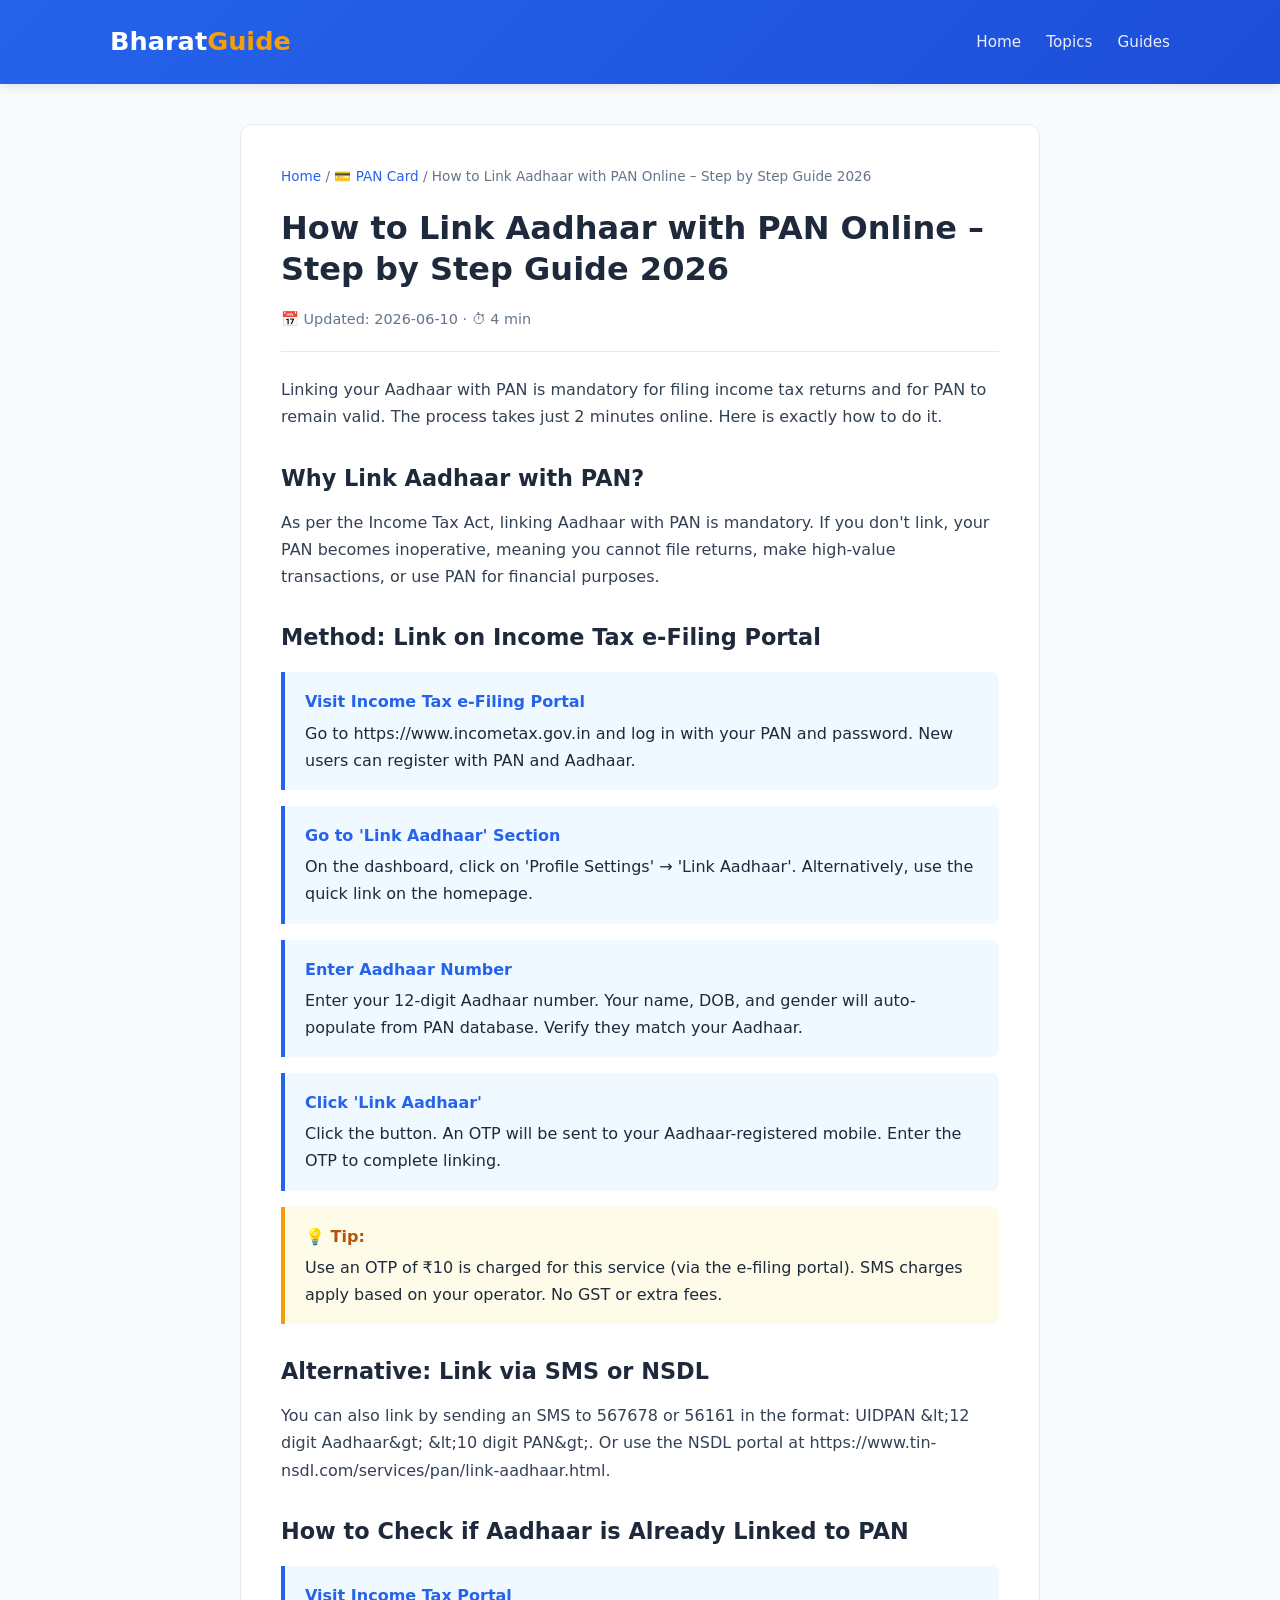
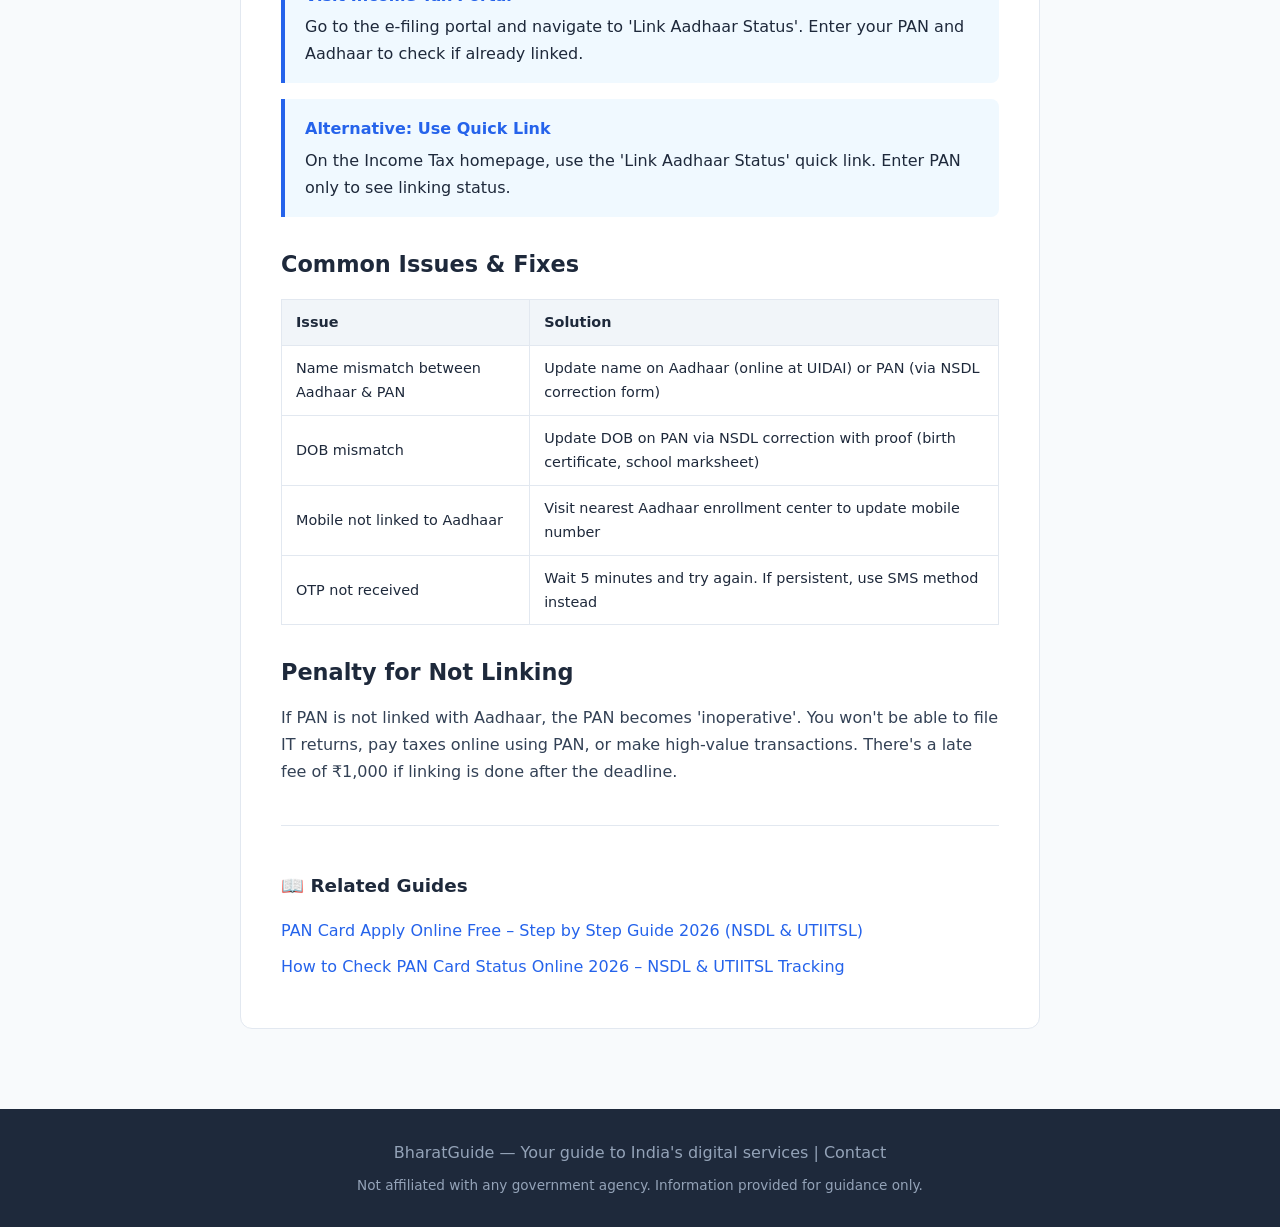
<file: articles/how-to-link-aadhaar-pan-online.html>
<!DOCTYPE html>
<html lang="en">
<head>
  <meta charset="UTF-8">
  <meta name="viewport" content="width=device-width, initial-scale=1.0">
  <title>How to Link Aadhaar with PAN Online – Step by Step Guide 2026 | BharatGuide</title>
  <meta name="description" content="Link Aadhaar with PAN card online in 2 minutes. Follow this simple guide to link on Income Tax e-filing portal. Check status &amp; avoid penalty.">
  <meta property="og:title" content="How to Link Aadhaar with PAN Online – Step by Step Guide 2026">
  <meta property="og:description" content="Link Aadhaar with PAN card online in 2 minutes. Follow this simple guide to link on Income Tax e-filing portal. Check status &amp; avoid penalty.">
  <meta property="og:type" content="article">
  <meta property="og:url" content="https://joonsaify.github.io/bharatguide/articles/how-to-link-aadhaar-pan-online.html">
  <meta property="og:site_name" content="BharatGuide">
  <meta name="twitter:card" content="summary_large_image">
  <link rel="canonical" href="https://joonsaify.github.io/bharatguide/articles/how-to-link-aadhaar-pan-online.html">
  <meta name="robots" content="index, follow">
  <link rel="stylesheet" href="/css/style.css">
  <script type="application/ld+json">{
    "@context": "https://schema.org",
    "@type": "Article",
    "headline": "How to Link Aadhaar with PAN Online – Step by Step Guide 2026",
    "description": "Link Aadhaar with PAN card online in 2 minutes. Follow this simple guide to link on Income Tax e-filing portal. Check status &amp; avoid penalty.",
    "author": {"@type": "Organization", "name": "BharatGuide"},
    "datePublished": "2026-06-10",
    "publisher": {"@type": "Organization", "name": "BharatGuide"}
  }</script>
</head>
<body>
  <header>
    <div class="container">
      <a href="/" class="logo">Bharat<span>Guide</span></a>
      <nav>
        <a href="/">Home</a>
        <a href="/#categories">Topics</a>
        <a href="/#articles">Guides</a>
      </nav>
    </div>
  </header>

  <div class="article-page">
    <div class="container">
      <article>
        <div class="breadcrumb"><a href="/">Home</a> / <a href="/#articles">💳 PAN Card</a> / How to Link Aadhaar with PAN Online – Step by Step Guide 2026</div>
        <h1>How to Link Aadhaar with PAN Online – Step by Step Guide 2026</h1>
        <div class="article-meta">📅 Updated: 2026-06-10 · ⏱ 4 min</div>
        <p>Linking your Aadhaar with PAN is mandatory for filing income tax returns and for PAN to remain valid. The process takes just 2 minutes online. Here is exactly how to do it.</p>
<h2>Why Link Aadhaar with PAN?</h2>
<p>As per the Income Tax Act, linking Aadhaar with PAN is mandatory. If you don&#x27;t link, your PAN becomes inoperative, meaning you cannot file returns, make high-value transactions, or use PAN for financial purposes.</p>
<h2>Method: Link on Income Tax e-Filing Portal</h2>
<div class="step-box"><strong>Visit Income Tax e-Filing Portal</strong>Go to https://www.incometax.gov.in and log in with your PAN and password. New users can register with PAN and Aadhaar.</div>
<div class="step-box"><strong>Go to &#x27;Link Aadhaar&#x27; Section</strong>On the dashboard, click on &#x27;Profile Settings&#x27; → &#x27;Link Aadhaar&#x27;. Alternatively, use the quick link on the homepage.</div>
<div class="step-box"><strong>Enter Aadhaar Number</strong>Enter your 12-digit Aadhaar number. Your name, DOB, and gender will auto-populate from PAN database. Verify they match your Aadhaar.</div>
<div class="step-box"><strong>Click &#x27;Link Aadhaar&#x27;</strong>Click the button. An OTP will be sent to your Aadhaar-registered mobile. Enter the OTP to complete linking.</div>
<div class="tip-box"><strong>💡 Tip:</strong>Use an OTP of ₹10 is charged for this service (via the e-filing portal). SMS charges apply based on your operator. No GST or extra fees.</div>
<h2>Alternative: Link via SMS or NSDL</h2>
<p>You can also link by sending an SMS to 567678 or 56161 in the format: UIDPAN &amp;lt;12 digit Aadhaar&amp;gt; &amp;lt;10 digit PAN&amp;gt;. Or use the NSDL portal at https://www.tin-nsdl.com/services/pan/link-aadhaar.html.</p>
<h2>How to Check if Aadhaar is Already Linked to PAN</h2>
<div class="step-box"><strong>Visit Income Tax Portal</strong>Go to the e-filing portal and navigate to &#x27;Link Aadhaar Status&#x27;. Enter your PAN and Aadhaar to check if already linked.</div>
<div class="step-box"><strong>Alternative: Use Quick Link</strong>On the Income Tax homepage, use the &#x27;Link Aadhaar Status&#x27; quick link. Enter PAN only to see linking status.</div>
<h2>Common Issues &amp; Fixes</h2>
<table>
<thead><tr><th>Issue</th><th>Solution</th></tr></thead>
<tbody>
<tr><td>Name mismatch between Aadhaar &amp; PAN</td><td>Update name on Aadhaar (online at UIDAI) or PAN (via NSDL correction form)</td></tr>
<tr><td>DOB mismatch</td><td>Update DOB on PAN via NSDL correction with proof (birth certificate, school marksheet)</td></tr>
<tr><td>Mobile not linked to Aadhaar</td><td>Visit nearest Aadhaar enrollment center to update mobile number</td></tr>
<tr><td>OTP not received</td><td>Wait 5 minutes and try again. If persistent, use SMS method instead</td></tr>
</tbody>
</table>
<h2>Penalty for Not Linking</h2>
<p>If PAN is not linked with Aadhaar, the PAN becomes &#x27;inoperative&#x27;. You won&#x27;t be able to file IT returns, pay taxes online using PAN, or make high-value transactions. There&#x27;s a late fee of ₹1,000 if linking is done after the deadline.</p>

        <div class="related-posts"><h3>📖 Related Guides</h3><ul>
<li><a href="/articles/pan-card-apply-online-free.html">PAN Card Apply Online Free – Step by Step Guide 2026 (NSDL &amp; UTIITSL)</a></li>
<li><a href="/articles/how-to-check-pan-card-status.html">How to Check PAN Card Status Online 2026 – NSDL &amp; UTIITSL Tracking</a></li>
</ul></div>

      </article>
    </div>
  </div>

  <footer>
    <div class="container">
      <p>BharatGuide — Your guide to India's digital services | <a href="mailto:contact@bharatguide.vercel.app">Contact</a></p>
      <p style="margin-top:8px;font-size:0.85rem;">Not affiliated with any government agency. Information provided for guidance only.</p>
    </div>
  </footer>
</body>
</html>
</file>
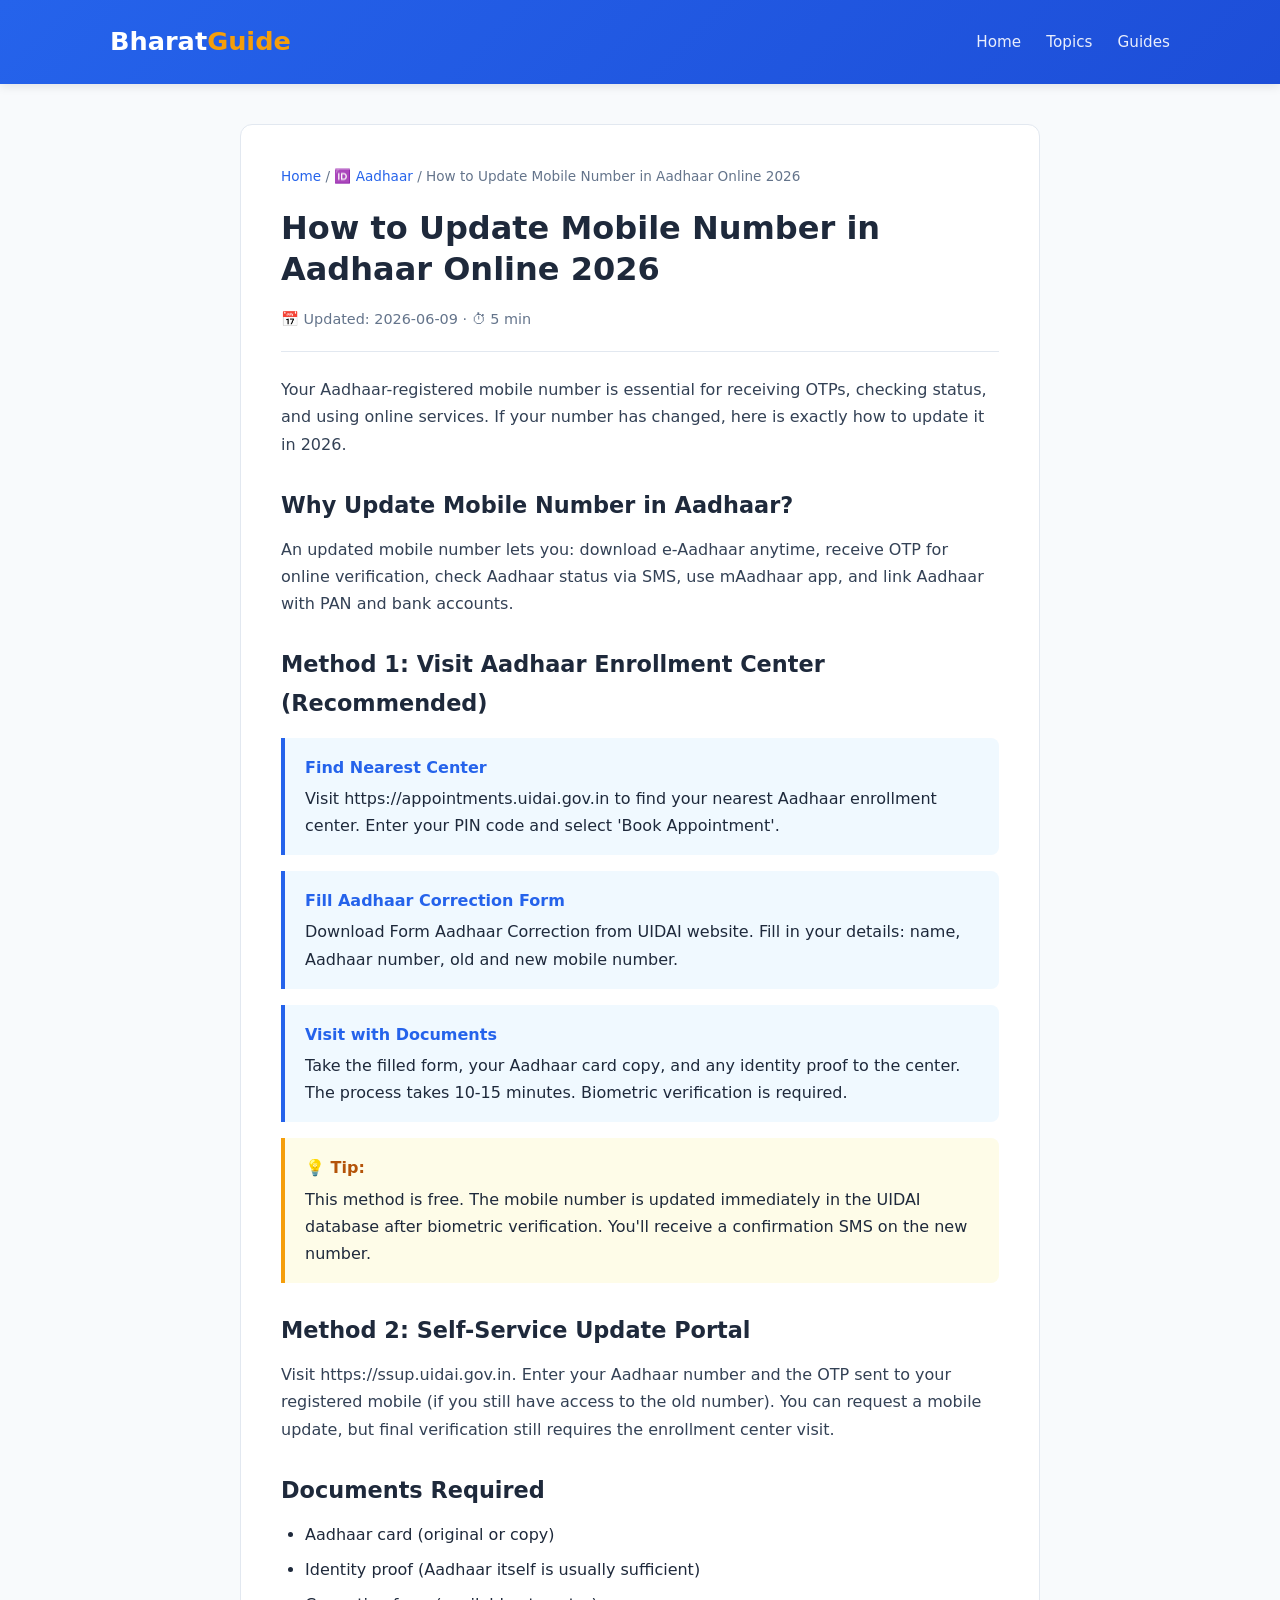
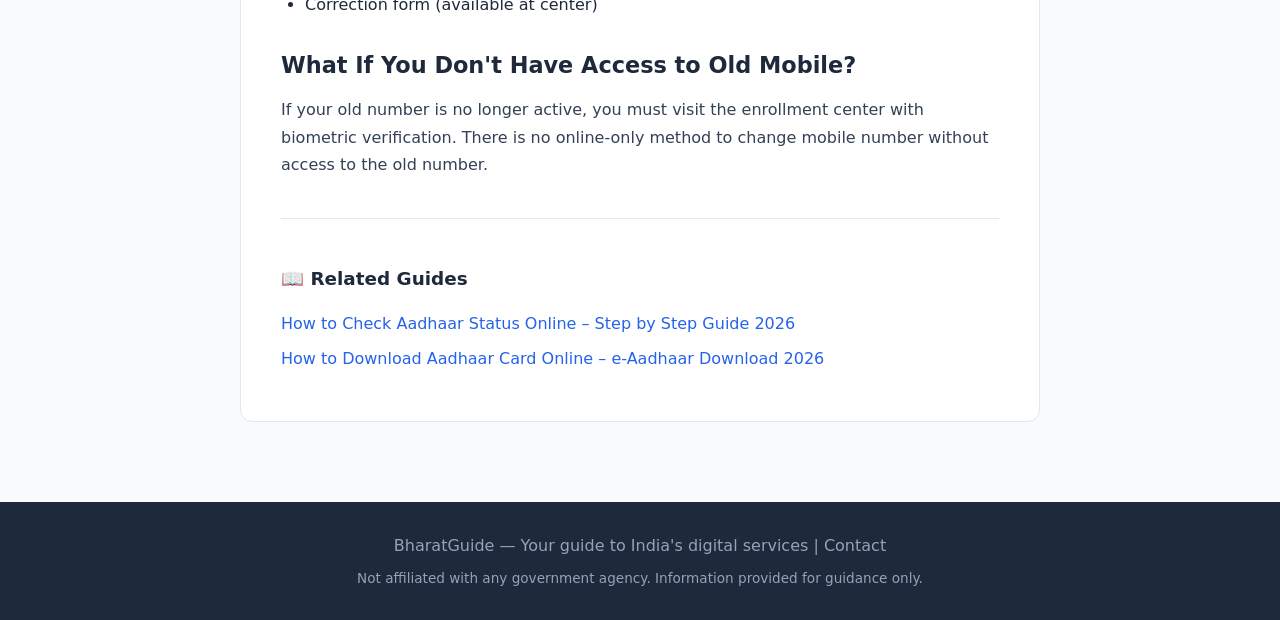
<file: articles/how-to-update-mobile-number-in-aadhaar.html>
<!DOCTYPE html>
<html lang="en">
<head>
  <meta charset="UTF-8">
  <meta name="viewport" content="width=device-width, initial-scale=1.0">
  <title>How to Update Mobile Number in Aadhaar Online 2026 | BharatGuide</title>
  <meta name="description" content="Update your mobile number in Aadhaar online. Step-by-step guide for UIDAI portal, mAadhaar app, and nearest enrollment center. Free process in 2026.">
  <meta property="og:title" content="How to Update Mobile Number in Aadhaar Online 2026">
  <meta property="og:description" content="Update your mobile number in Aadhaar online. Step-by-step guide for UIDAI portal, mAadhaar app, and nearest enrollment center. Free process in 2026.">
  <meta property="og:type" content="article">
  <meta property="og:url" content="https://joonsaify.github.io/bharatguide/articles/how-to-update-mobile-number-in-aadhaar.html">
  <meta property="og:site_name" content="BharatGuide">
  <meta name="twitter:card" content="summary_large_image">
  <link rel="canonical" href="https://joonsaify.github.io/bharatguide/articles/how-to-update-mobile-number-in-aadhaar.html">
  <meta name="robots" content="index, follow">
  <link rel="stylesheet" href="/css/style.css">
  <script type="application/ld+json">{
    "@context": "https://schema.org",
    "@type": "Article",
    "headline": "How to Update Mobile Number in Aadhaar Online 2026",
    "description": "Update your mobile number in Aadhaar online. Step-by-step guide for UIDAI portal, mAadhaar app, and nearest enrollment center. Free process in 2026.",
    "author": {"@type": "Organization", "name": "BharatGuide"},
    "datePublished": "2026-06-09",
    "publisher": {"@type": "Organization", "name": "BharatGuide"}
  }</script>
</head>
<body>
  <header>
    <div class="container">
      <a href="/" class="logo">Bharat<span>Guide</span></a>
      <nav>
        <a href="/">Home</a>
        <a href="/#categories">Topics</a>
        <a href="/#articles">Guides</a>
      </nav>
    </div>
  </header>

  <div class="article-page">
    <div class="container">
      <article>
        <div class="breadcrumb"><a href="/">Home</a> / <a href="/#articles">🆔 Aadhaar</a> / How to Update Mobile Number in Aadhaar Online 2026</div>
        <h1>How to Update Mobile Number in Aadhaar Online 2026</h1>
        <div class="article-meta">📅 Updated: 2026-06-09 · ⏱ 5 min</div>
        <p>Your Aadhaar-registered mobile number is essential for receiving OTPs, checking status, and using online services. If your number has changed, here is exactly how to update it in 2026.</p>
<h2>Why Update Mobile Number in Aadhaar?</h2>
<p>An updated mobile number lets you: download e-Aadhaar anytime, receive OTP for online verification, check Aadhaar status via SMS, use mAadhaar app, and link Aadhaar with PAN and bank accounts.</p>
<h2>Method 1: Visit Aadhaar Enrollment Center (Recommended)</h2>
<div class="step-box"><strong>Find Nearest Center</strong>Visit https://appointments.uidai.gov.in to find your nearest Aadhaar enrollment center. Enter your PIN code and select &#x27;Book Appointment&#x27;.</div>
<div class="step-box"><strong>Fill Aadhaar Correction Form</strong>Download Form Aadhaar Correction from UIDAI website. Fill in your details: name, Aadhaar number, old and new mobile number.</div>
<div class="step-box"><strong>Visit with Documents</strong>Take the filled form, your Aadhaar card copy, and any identity proof to the center. The process takes 10-15 minutes. Biometric verification is required.</div>
<div class="tip-box"><strong>💡 Tip:</strong>This method is free. The mobile number is updated immediately in the UIDAI database after biometric verification. You&#x27;ll receive a confirmation SMS on the new number.</div>
<h2>Method 2: Self-Service Update Portal</h2>
<p>Visit https://ssup.uidai.gov.in. Enter your Aadhaar number and the OTP sent to your registered mobile (if you still have access to the old number). You can request a mobile update, but final verification still requires the enrollment center visit.</p>
<h2>Documents Required</h2>
<ul>
  <li>Aadhaar card (original or copy)</li>
  <li>Identity proof (Aadhaar itself is usually sufficient)</li>
  <li>Correction form (available at center)</li>
</ul>
<h2>What If You Don&#x27;t Have Access to Old Mobile?</h2>
<p>If your old number is no longer active, you must visit the enrollment center with biometric verification. There is no online-only method to change mobile number without access to the old number.</p>

        <div class="related-posts"><h3>📖 Related Guides</h3><ul>
<li><a href="/articles/how-to-check-aadhaar-status-online.html">How to Check Aadhaar Status Online – Step by Step Guide 2026</a></li>
<li><a href="/articles/how-to-download-aadhaar-online.html">How to Download Aadhaar Card Online – e-Aadhaar Download 2026</a></li>
</ul></div>

      </article>
    </div>
  </div>

  <footer>
    <div class="container">
      <p>BharatGuide — Your guide to India's digital services | <a href="mailto:contact@bharatguide.vercel.app">Contact</a></p>
      <p style="margin-top:8px;font-size:0.85rem;">Not affiliated with any government agency. Information provided for guidance only.</p>
    </div>
  </footer>
</body>
</html>
</file>
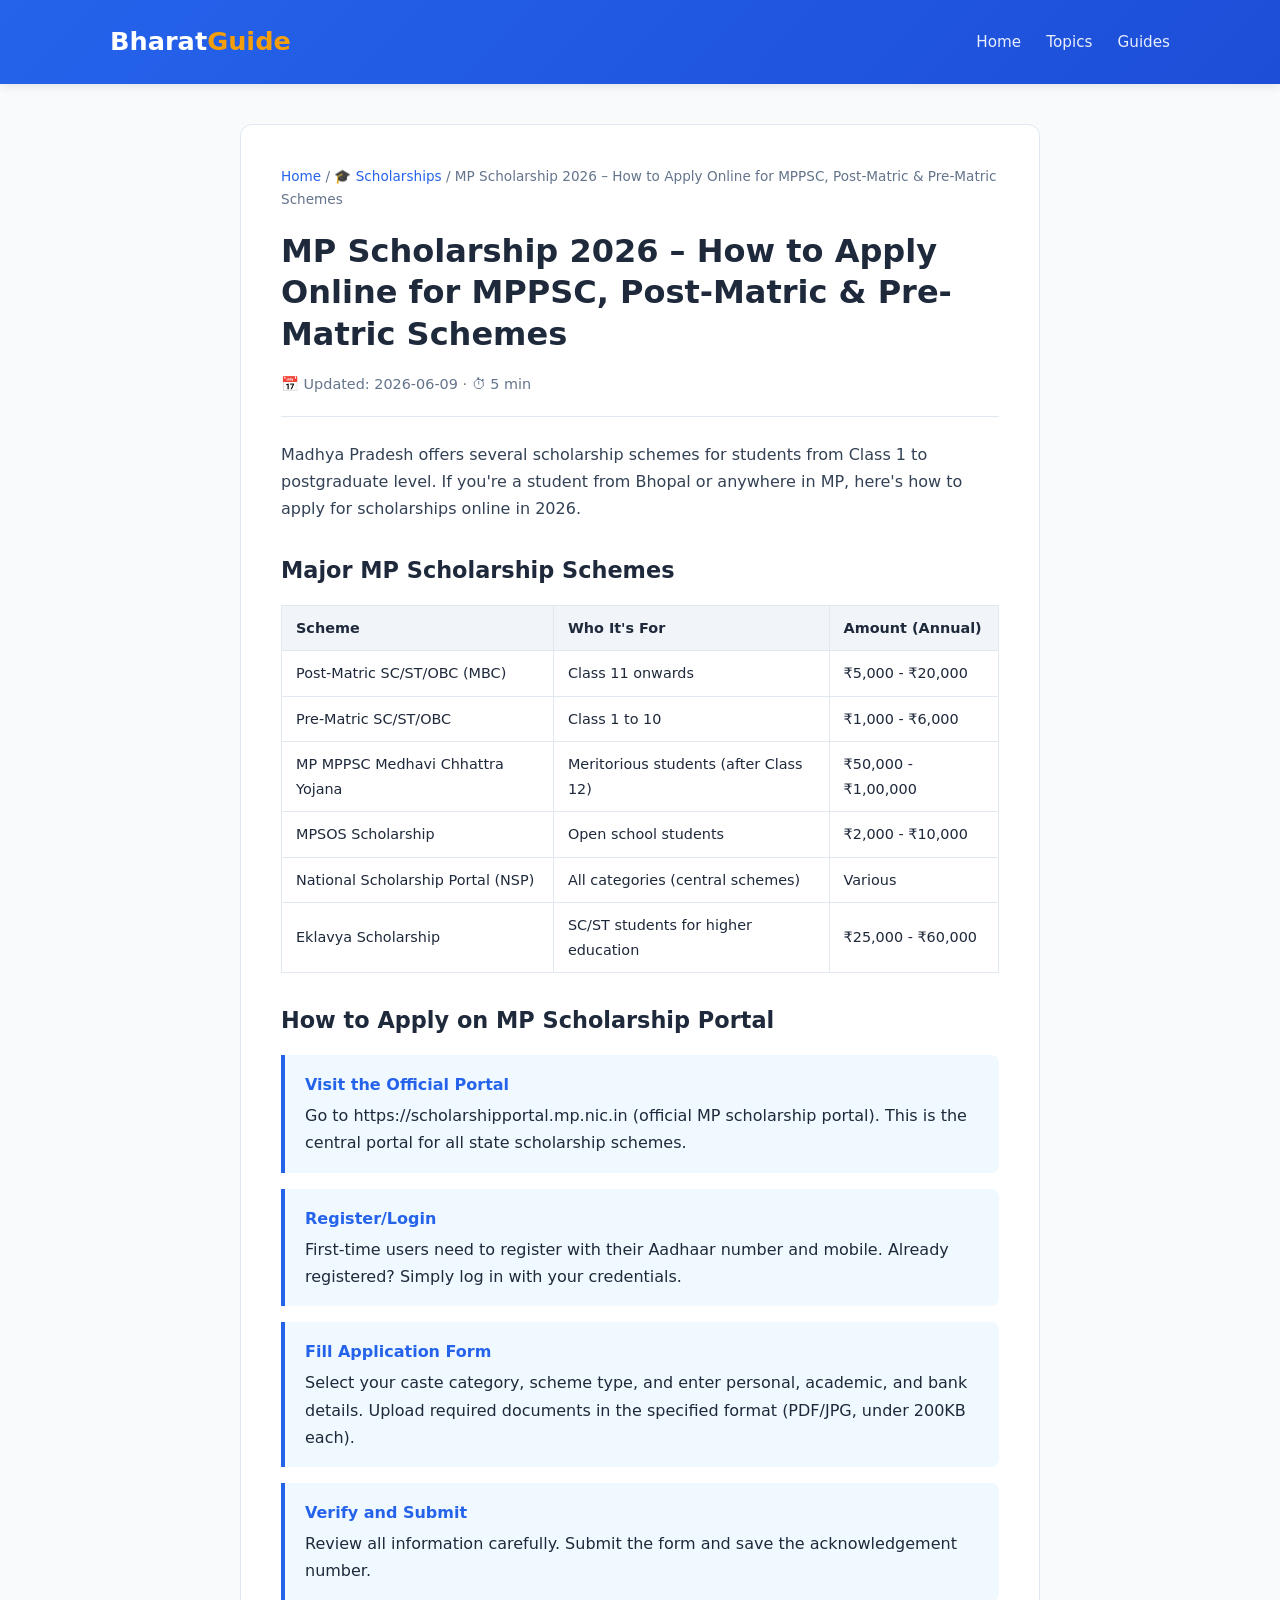
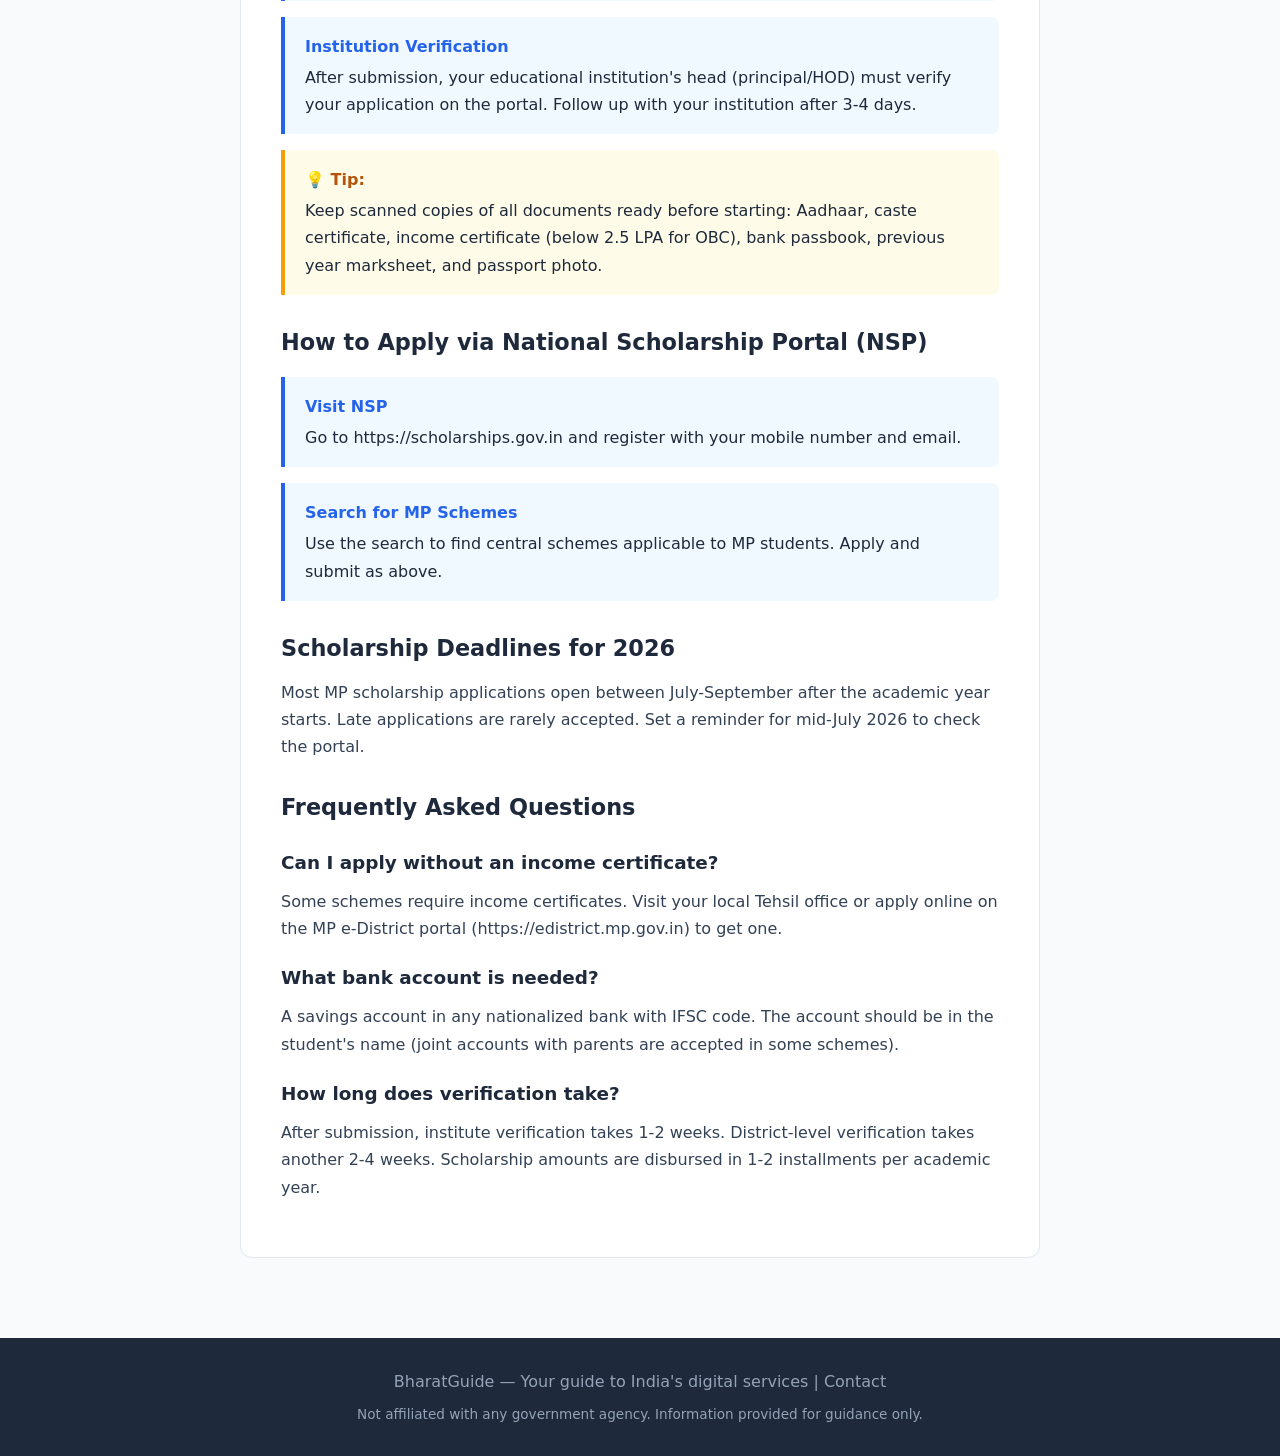
<file: articles/mp-scholarship-online-apply-2026.html>
<!DOCTYPE html>
<html lang="en">
<head>
  <meta charset="UTF-8">
  <meta name="viewport" content="width=device-width, initial-scale=1.0">
  <title>MP Scholarship 2026 – How to Apply Online for MPPSC, Post-Matric &amp; Pre-Matric Schemes | BharatGuide</title>
  <meta name="description" content="Complete guide to apply for Madhya Pradesh scholarships online. Post-matric, pre-matric, MPPSC, and MPSOS scholarships for MP students.">
  <meta property="og:title" content="MP Scholarship 2026 – How to Apply Online for MPPSC, Post-Matric &amp; Pre-Matric Schemes">
  <meta property="og:description" content="Complete guide to apply for Madhya Pradesh scholarships online. Post-matric, pre-matric, MPPSC, and MPSOS scholarships for MP students.">
  <meta property="og:type" content="article">
  <meta property="og:url" content="https://joonsaify.github.io/bharatguide/articles/mp-scholarship-online-apply-2026.html">
  <meta property="og:site_name" content="BharatGuide">
  <meta name="twitter:card" content="summary_large_image">
  <link rel="canonical" href="https://joonsaify.github.io/bharatguide/articles/mp-scholarship-online-apply-2026.html">
  <meta name="robots" content="index, follow">
  <link rel="stylesheet" href="/css/style.css">
  <script type="application/ld+json">{
    "@context": "https://schema.org",
    "@type": "Article",
    "headline": "MP Scholarship 2026 – How to Apply Online for MPPSC, Post-Matric &amp; Pre-Matric Schemes",
    "description": "Complete guide to apply for Madhya Pradesh scholarships online. Post-matric, pre-matric, MPPSC, and MPSOS scholarships for MP students.",
    "author": {"@type": "Organization", "name": "BharatGuide"},
    "datePublished": "2026-06-09",
    "publisher": {"@type": "Organization", "name": "BharatGuide"}
  }</script>
</head>
<body>
  <header>
    <div class="container">
      <a href="/" class="logo">Bharat<span>Guide</span></a>
      <nav>
        <a href="/">Home</a>
        <a href="/#categories">Topics</a>
        <a href="/#articles">Guides</a>
      </nav>
    </div>
  </header>

  <div class="article-page">
    <div class="container">
      <article>
        <div class="breadcrumb"><a href="/">Home</a> / <a href="/#articles">🎓 Scholarships</a> / MP Scholarship 2026 – How to Apply Online for MPPSC, Post-Matric &amp; Pre-Matric Schemes</div>
        <h1>MP Scholarship 2026 – How to Apply Online for MPPSC, Post-Matric &amp; Pre-Matric Schemes</h1>
        <div class="article-meta">📅 Updated: 2026-06-09 · ⏱ 5 min</div>
        <p>Madhya Pradesh offers several scholarship schemes for students from Class 1 to postgraduate level. If you&#x27;re a student from Bhopal or anywhere in MP, here&#x27;s how to apply for scholarships online in 2026.</p>
<h2>Major MP Scholarship Schemes</h2>
<table>
<thead><tr><th>Scheme</th><th>Who It&#x27;s For</th><th>Amount (Annual)</th></tr></thead>
<tbody>
<tr><td>Post-Matric SC/ST/OBC (MBC)</td><td>Class 11 onwards</td><td>₹5,000 - ₹20,000</td></tr>
<tr><td>Pre-Matric SC/ST/OBC</td><td>Class 1 to 10</td><td>₹1,000 - ₹6,000</td></tr>
<tr><td>MP MPPSC Medhavi Chhattra Yojana</td><td>Meritorious students (after Class 12)</td><td>₹50,000 - ₹1,00,000</td></tr>
<tr><td>MPSOS Scholarship</td><td>Open school students</td><td>₹2,000 - ₹10,000</td></tr>
<tr><td>National Scholarship Portal (NSP)</td><td>All categories (central schemes)</td><td>Various</td></tr>
<tr><td>Eklavya Scholarship</td><td>SC/ST students for higher education</td><td>₹25,000 - ₹60,000</td></tr>
</tbody>
</table>
<h2>How to Apply on MP Scholarship Portal</h2>
<div class="step-box"><strong>Visit the Official Portal</strong>Go to https://scholarshipportal.mp.nic.in (official MP scholarship portal). This is the central portal for all state scholarship schemes.</div>
<div class="step-box"><strong>Register/Login</strong>First-time users need to register with their Aadhaar number and mobile. Already registered? Simply log in with your credentials.</div>
<div class="step-box"><strong>Fill Application Form</strong>Select your caste category, scheme type, and enter personal, academic, and bank details. Upload required documents in the specified format (PDF/JPG, under 200KB each).</div>
<div class="step-box"><strong>Verify and Submit</strong>Review all information carefully. Submit the form and save the acknowledgement number.</div>
<div class="step-box"><strong>Institution Verification</strong>After submission, your educational institution&#x27;s head (principal/HOD) must verify your application on the portal. Follow up with your institution after 3-4 days.</div>
<div class="tip-box"><strong>💡 Tip:</strong>Keep scanned copies of all documents ready before starting: Aadhaar, caste certificate, income certificate (below 2.5 LPA for OBC), bank passbook, previous year marksheet, and passport photo.</div>
<h2>How to Apply via National Scholarship Portal (NSP)</h2>
<div class="step-box"><strong>Visit NSP</strong>Go to https://scholarships.gov.in and register with your mobile number and email.</div>
<div class="step-box"><strong>Search for MP Schemes</strong>Use the search to find central schemes applicable to MP students. Apply and submit as above.</div>
<h2>Scholarship Deadlines for 2026</h2>
<p>Most MP scholarship applications open between July-September after the academic year starts. Late applications are rarely accepted. Set a reminder for mid-July 2026 to check the portal.</p>
<h2>Frequently Asked Questions</h2>
<h3>Can I apply without an income certificate?</h3>
<p>Some schemes require income certificates. Visit your local Tehsil office or apply online on the MP e-District portal (https://edistrict.mp.gov.in) to get one.</p>
<h3>What bank account is needed?</h3>
<p>A savings account in any nationalized bank with IFSC code. The account should be in the student&#x27;s name (joint accounts with parents are accepted in some schemes).</p>
<h3>How long does verification take?</h3>
<p>After submission, institute verification takes 1-2 weeks. District-level verification takes another 2-4 weeks. Scholarship amounts are disbursed in 1-2 installments per academic year.</p>

        
      </article>
    </div>
  </div>

  <footer>
    <div class="container">
      <p>BharatGuide — Your guide to India's digital services | <a href="mailto:contact@bharatguide.vercel.app">Contact</a></p>
      <p style="margin-top:8px;font-size:0.85rem;">Not affiliated with any government agency. Information provided for guidance only.</p>
    </div>
  </footer>
</body>
</html>
</file>
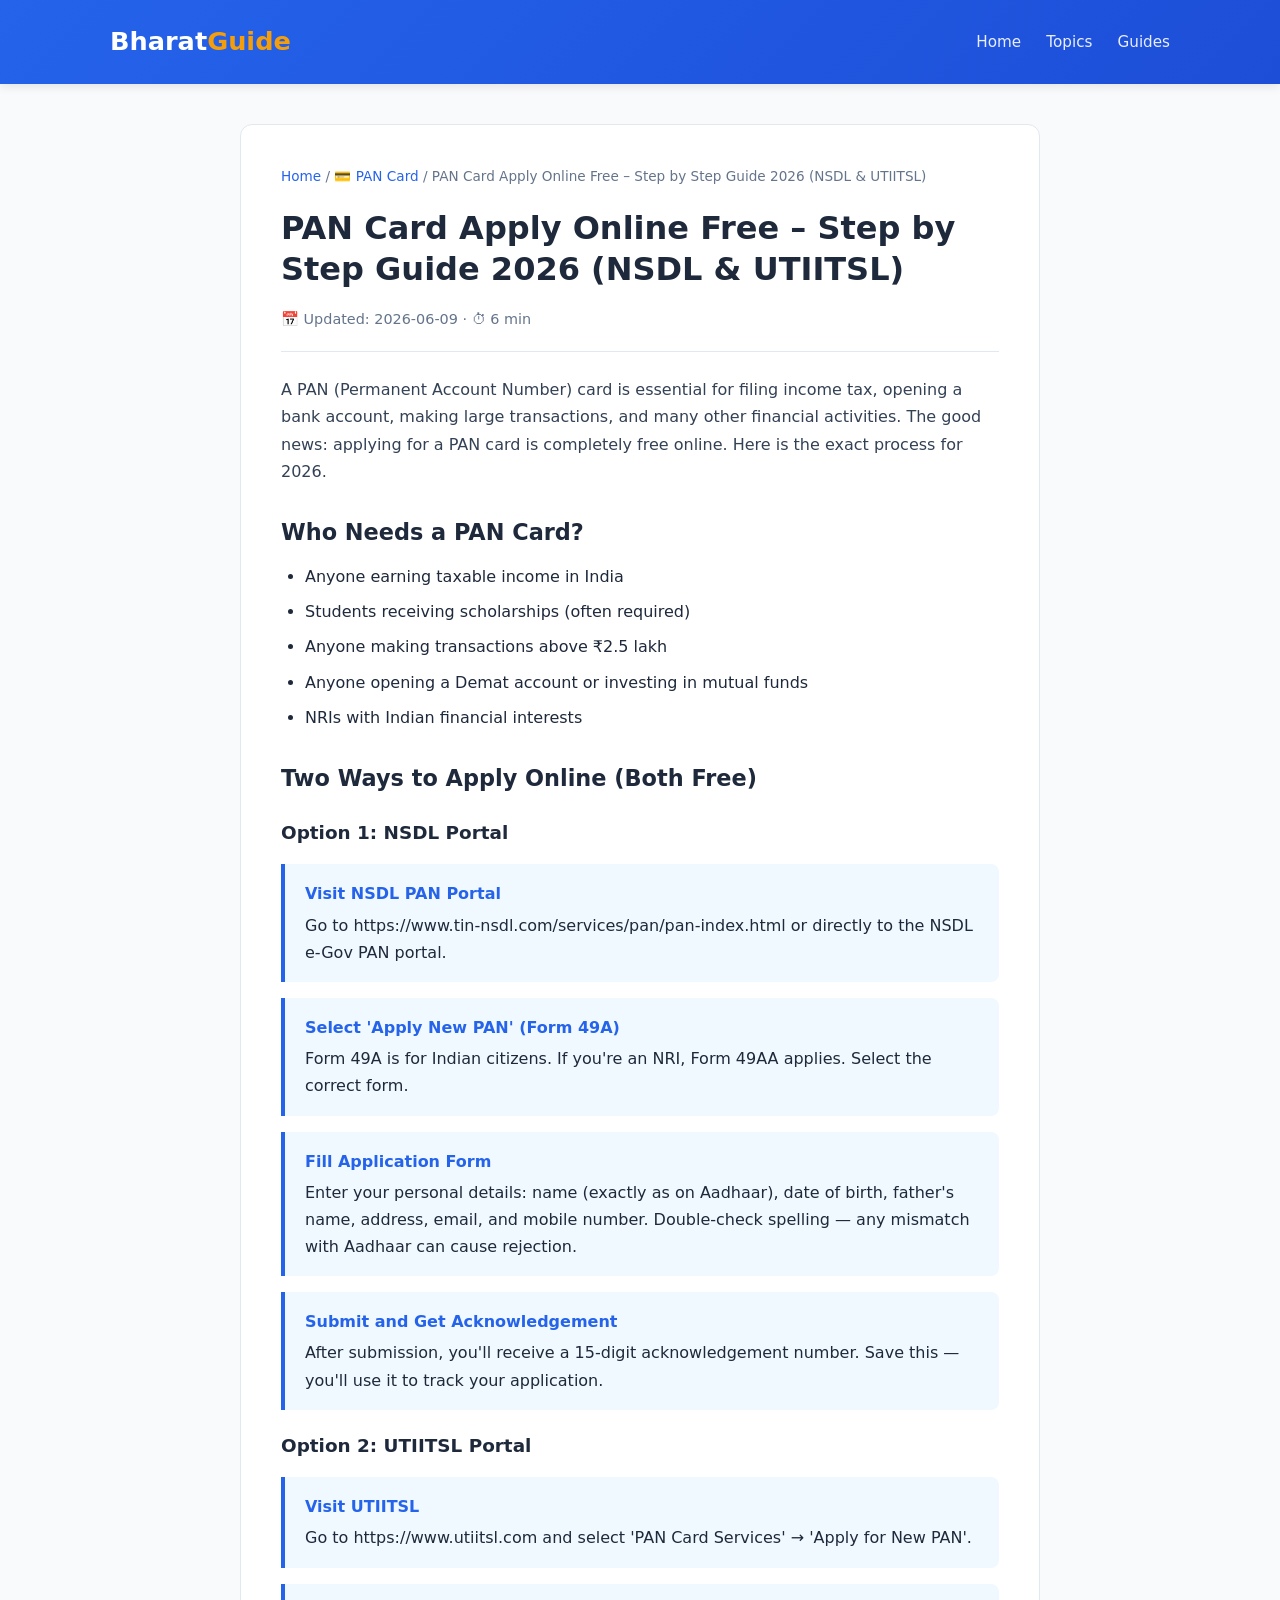
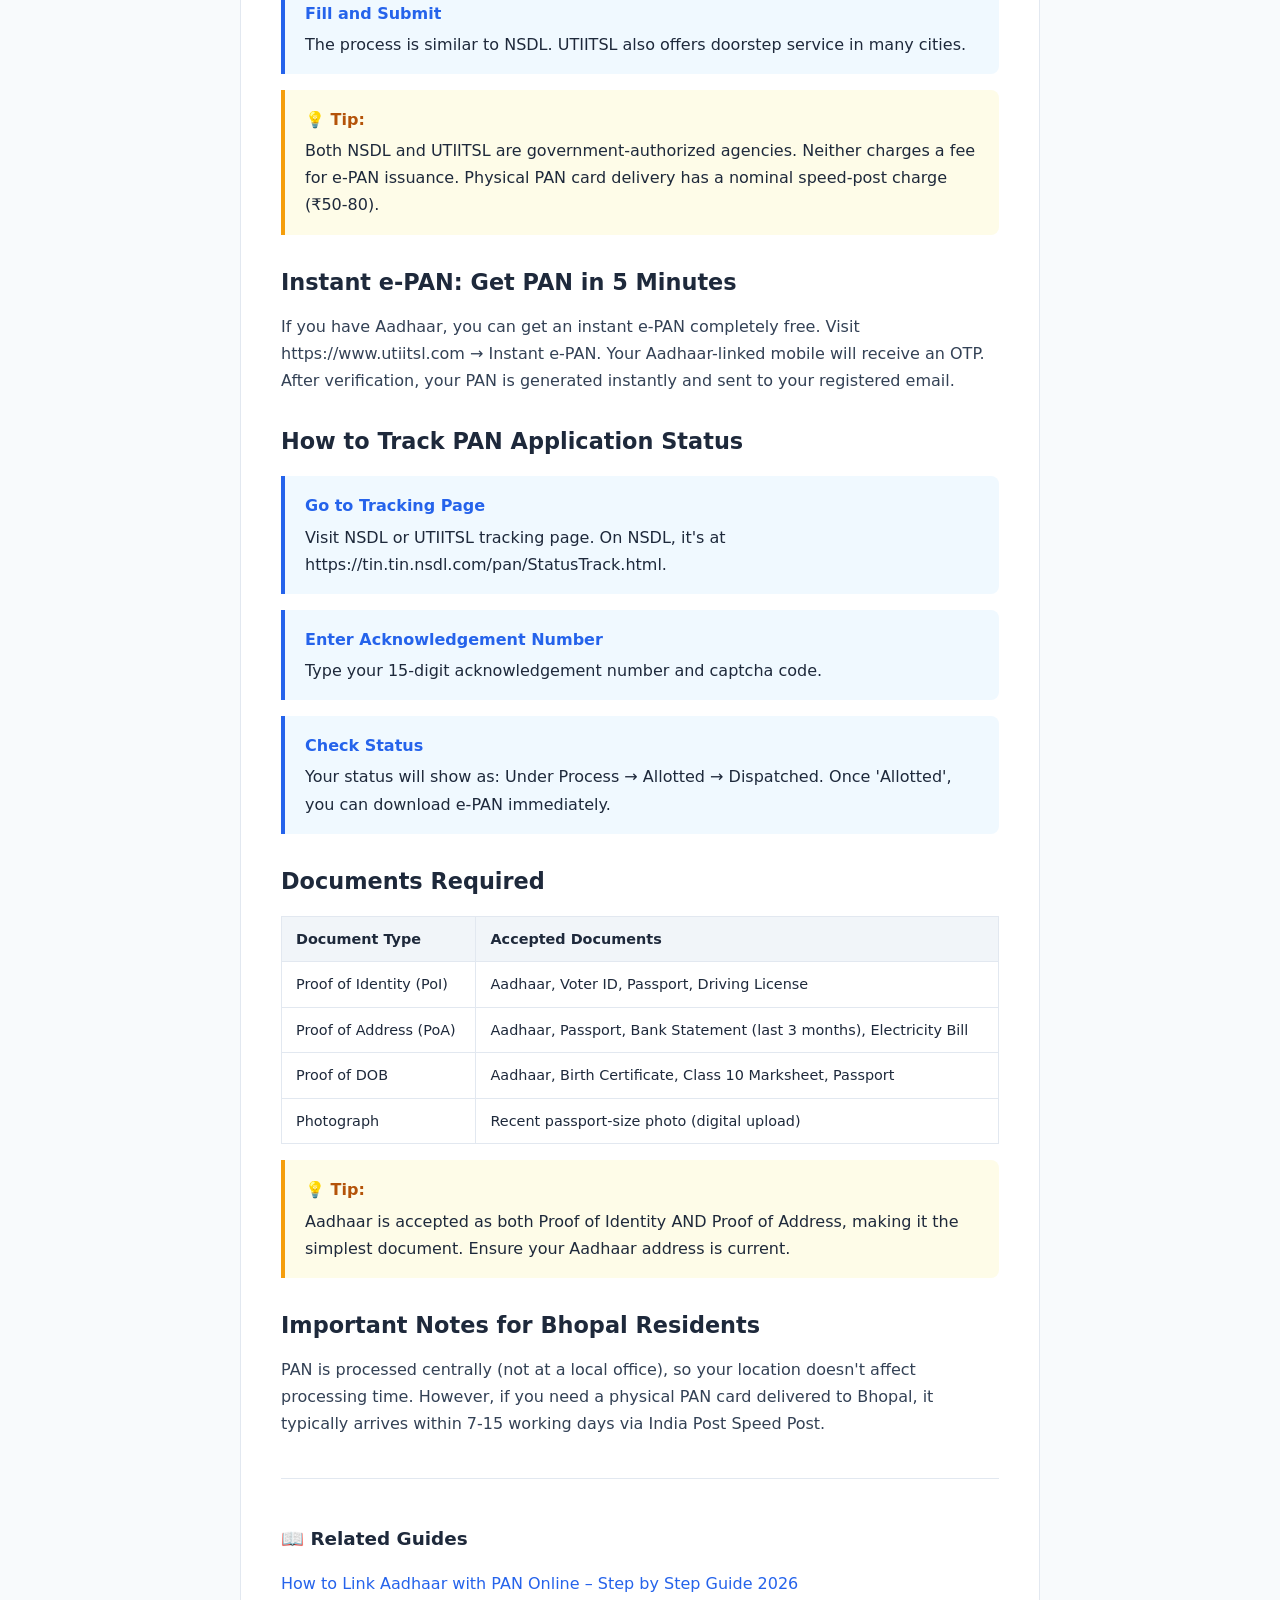
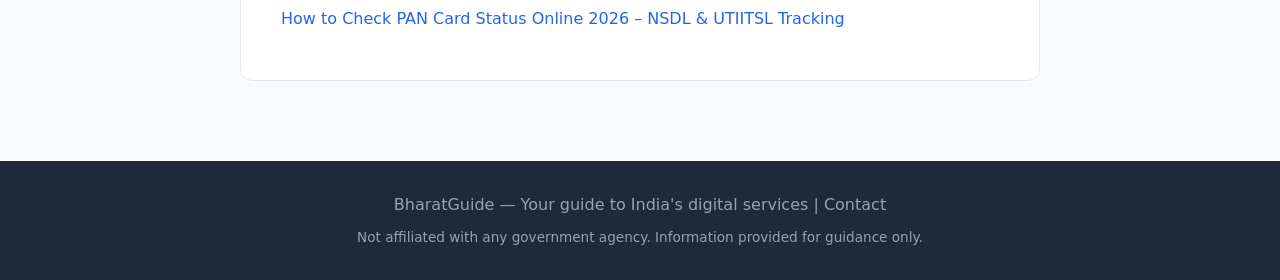
<file: articles/pan-card-apply-online-free.html>
<!DOCTYPE html>
<html lang="en">
<head>
  <meta charset="UTF-8">
  <meta name="viewport" content="width=device-width, initial-scale=1.0">
  <title>PAN Card Apply Online Free – Step by Step Guide 2026 (NSDL &amp; UTIITSL) | BharatGuide</title>
  <meta name="description" content="Apply for a new PAN card online free of cost. Complete guide for NSDL and UTIITSL portal. Track application status and get e-PAN instantly.">
  <meta property="og:title" content="PAN Card Apply Online Free – Step by Step Guide 2026 (NSDL &amp; UTIITSL)">
  <meta property="og:description" content="Apply for a new PAN card online free of cost. Complete guide for NSDL and UTIITSL portal. Track application status and get e-PAN instantly.">
  <meta property="og:type" content="article">
  <meta property="og:url" content="https://joonsaify.github.io/bharatguide/articles/pan-card-apply-online-free.html">
  <meta property="og:site_name" content="BharatGuide">
  <meta name="twitter:card" content="summary_large_image">
  <link rel="canonical" href="https://joonsaify.github.io/bharatguide/articles/pan-card-apply-online-free.html">
  <meta name="robots" content="index, follow">
  <link rel="stylesheet" href="/css/style.css">
  <script type="application/ld+json">{
    "@context": "https://schema.org",
    "@type": "Article",
    "headline": "PAN Card Apply Online Free – Step by Step Guide 2026 (NSDL &amp; UTIITSL)",
    "description": "Apply for a new PAN card online free of cost. Complete guide for NSDL and UTIITSL portal. Track application status and get e-PAN instantly.",
    "author": {"@type": "Organization", "name": "BharatGuide"},
    "datePublished": "2026-06-09",
    "publisher": {"@type": "Organization", "name": "BharatGuide"}
  }</script>
</head>
<body>
  <header>
    <div class="container">
      <a href="/" class="logo">Bharat<span>Guide</span></a>
      <nav>
        <a href="/">Home</a>
        <a href="/#categories">Topics</a>
        <a href="/#articles">Guides</a>
      </nav>
    </div>
  </header>

  <div class="article-page">
    <div class="container">
      <article>
        <div class="breadcrumb"><a href="/">Home</a> / <a href="/#articles">💳 PAN Card</a> / PAN Card Apply Online Free – Step by Step Guide 2026 (NSDL &amp; UTIITSL)</div>
        <h1>PAN Card Apply Online Free – Step by Step Guide 2026 (NSDL &amp; UTIITSL)</h1>
        <div class="article-meta">📅 Updated: 2026-06-09 · ⏱ 6 min</div>
        <p>A PAN (Permanent Account Number) card is essential for filing income tax, opening a bank account, making large transactions, and many other financial activities. The good news: applying for a PAN card is completely free online. Here is the exact process for 2026.</p>
<h2>Who Needs a PAN Card?</h2>
<ul>
  <li>Anyone earning taxable income in India</li>
  <li>Students receiving scholarships (often required)</li>
  <li>Anyone making transactions above ₹2.5 lakh</li>
  <li>Anyone opening a Demat account or investing in mutual funds</li>
  <li>NRIs with Indian financial interests</li>
</ul>
<h2>Two Ways to Apply Online (Both Free)</h2>
<h3>Option 1: NSDL Portal</h3>
<div class="step-box"><strong>Visit NSDL PAN Portal</strong>Go to https://www.tin-nsdl.com/services/pan/pan-index.html or directly to the NSDL e-Gov PAN portal.</div>
<div class="step-box"><strong>Select &#x27;Apply New PAN&#x27; (Form 49A)</strong>Form 49A is for Indian citizens. If you&#x27;re an NRI, Form 49AA applies. Select the correct form.</div>
<div class="step-box"><strong>Fill Application Form</strong>Enter your personal details: name (exactly as on Aadhaar), date of birth, father&#x27;s name, address, email, and mobile number. Double-check spelling — any mismatch with Aadhaar can cause rejection.</div>
<div class="step-box"><strong>Submit and Get Acknowledgement</strong>After submission, you&#x27;ll receive a 15-digit acknowledgement number. Save this — you&#x27;ll use it to track your application.</div>
<h3>Option 2: UTIITSL Portal</h3>
<div class="step-box"><strong>Visit UTIITSL</strong>Go to https://www.utiitsl.com and select &#x27;PAN Card Services&#x27; → &#x27;Apply for New PAN&#x27;.</div>
<div class="step-box"><strong>Fill and Submit</strong>The process is similar to NSDL. UTIITSL also offers doorstep service in many cities.</div>
<div class="tip-box"><strong>💡 Tip:</strong>Both NSDL and UTIITSL are government-authorized agencies. Neither charges a fee for e-PAN issuance. Physical PAN card delivery has a nominal speed-post charge (₹50-80).</div>
<h2>Instant e-PAN: Get PAN in 5 Minutes</h2>
<p>If you have Aadhaar, you can get an instant e-PAN completely free. Visit https://www.utiitsl.com → Instant e-PAN. Your Aadhaar-linked mobile will receive an OTP. After verification, your PAN is generated instantly and sent to your registered email.</p>
<h2>How to Track PAN Application Status</h2>
<div class="step-box"><strong>Go to Tracking Page</strong>Visit NSDL or UTIITSL tracking page. On NSDL, it&#x27;s at https://tin.tin.nsdl.com/pan/StatusTrack.html.</div>
<div class="step-box"><strong>Enter Acknowledgement Number</strong>Type your 15-digit acknowledgement number and captcha code.</div>
<div class="step-box"><strong>Check Status</strong>Your status will show as: Under Process → Allotted → Dispatched. Once &#x27;Allotted&#x27;, you can download e-PAN immediately.</div>
<h2>Documents Required</h2>
<table>
<thead><tr><th>Document Type</th><th>Accepted Documents</th></tr></thead>
<tbody>
<tr><td>Proof of Identity (PoI)</td><td>Aadhaar, Voter ID, Passport, Driving License</td></tr>
<tr><td>Proof of Address (PoA)</td><td>Aadhaar, Passport, Bank Statement (last 3 months), Electricity Bill</td></tr>
<tr><td>Proof of DOB</td><td>Aadhaar, Birth Certificate, Class 10 Marksheet, Passport</td></tr>
<tr><td>Photograph</td><td>Recent passport-size photo (digital upload)</td></tr>
</tbody>
</table>
<div class="tip-box"><strong>💡 Tip:</strong>Aadhaar is accepted as both Proof of Identity AND Proof of Address, making it the simplest document. Ensure your Aadhaar address is current.</div>
<h2>Important Notes for Bhopal Residents</h2>
<p>PAN is processed centrally (not at a local office), so your location doesn&#x27;t affect processing time. However, if you need a physical PAN card delivered to Bhopal, it typically arrives within 7-15 working days via India Post Speed Post.</p>

        <div class="related-posts"><h3>📖 Related Guides</h3><ul>
<li><a href="/articles/how-to-link-aadhaar-pan-online.html">How to Link Aadhaar with PAN Online – Step by Step Guide 2026</a></li>
<li><a href="/articles/how-to-check-pan-card-status.html">How to Check PAN Card Status Online 2026 – NSDL &amp; UTIITSL Tracking</a></li>
</ul></div>

      </article>
    </div>
  </div>

  <footer>
    <div class="container">
      <p>BharatGuide — Your guide to India's digital services | <a href="mailto:contact@bharatguide.vercel.app">Contact</a></p>
      <p style="margin-top:8px;font-size:0.85rem;">Not affiliated with any government agency. Information provided for guidance only.</p>
    </div>
  </footer>
</body>
</html>
</file>
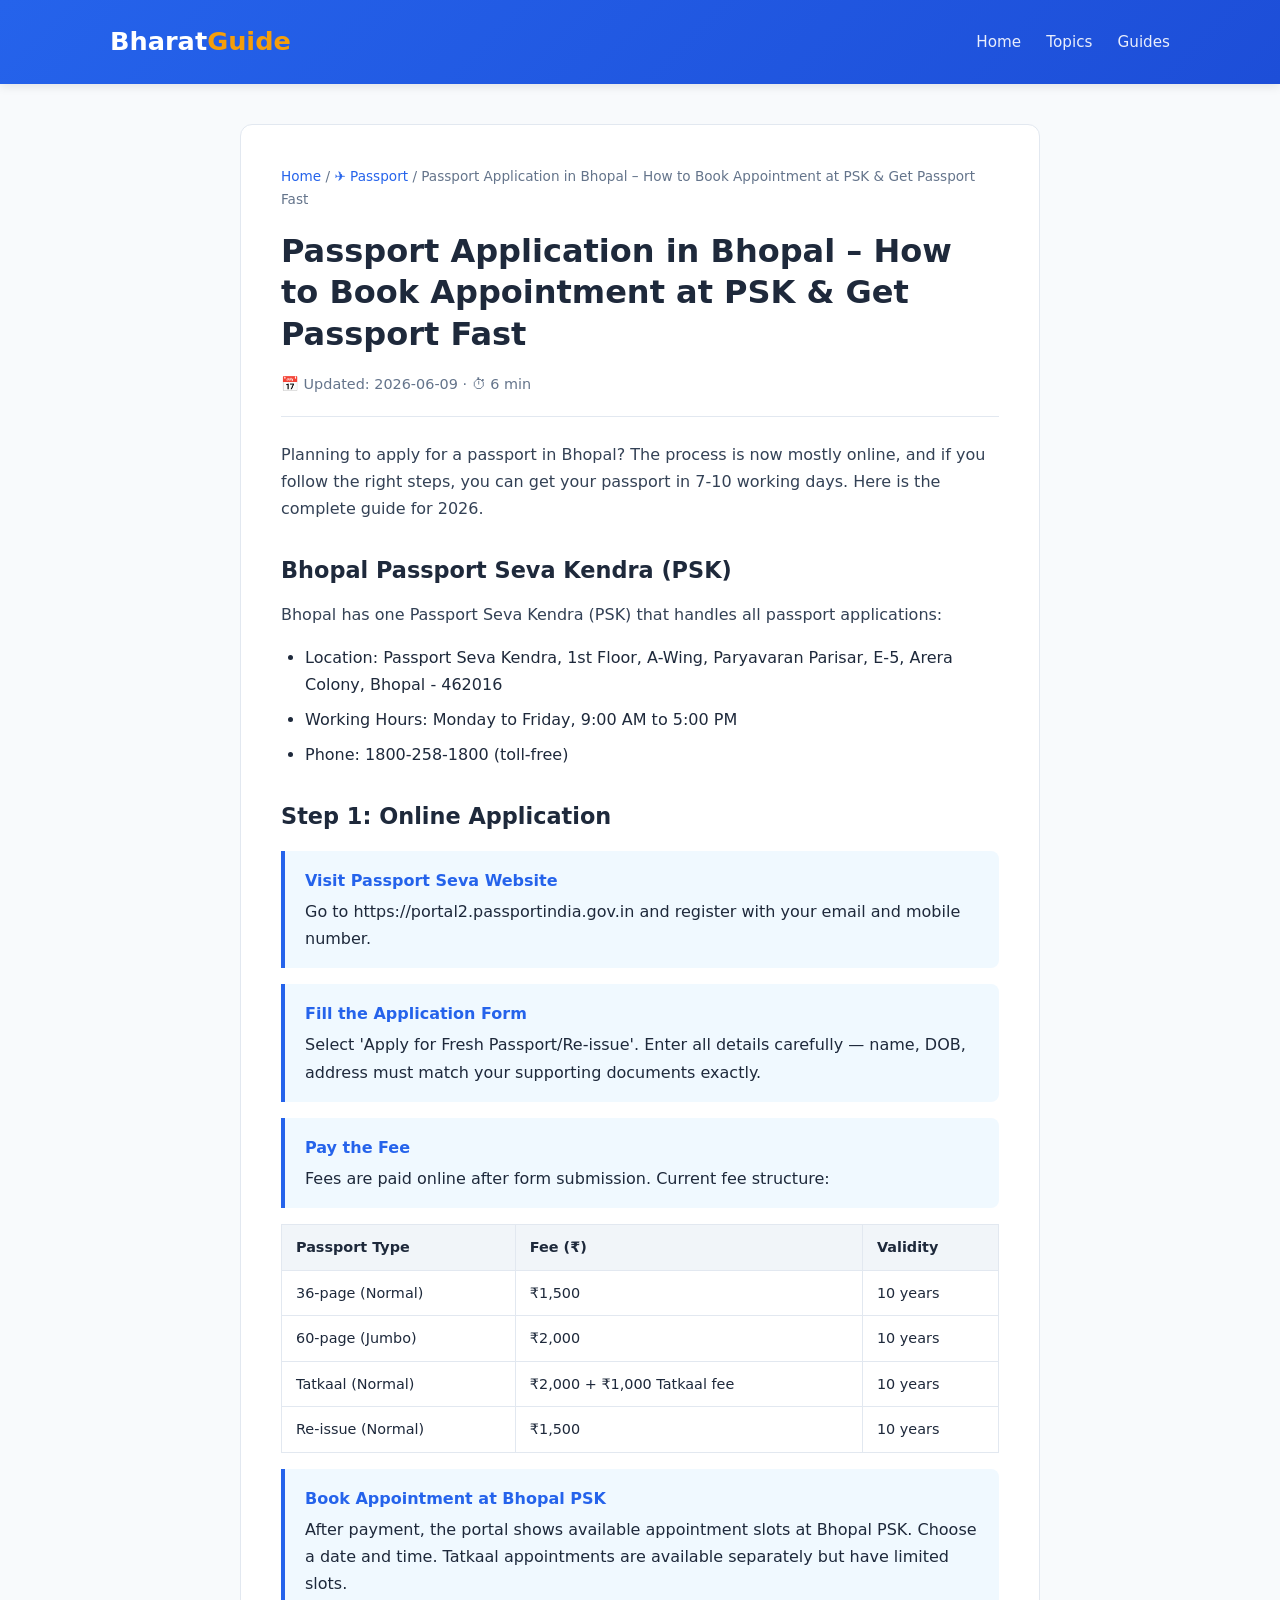
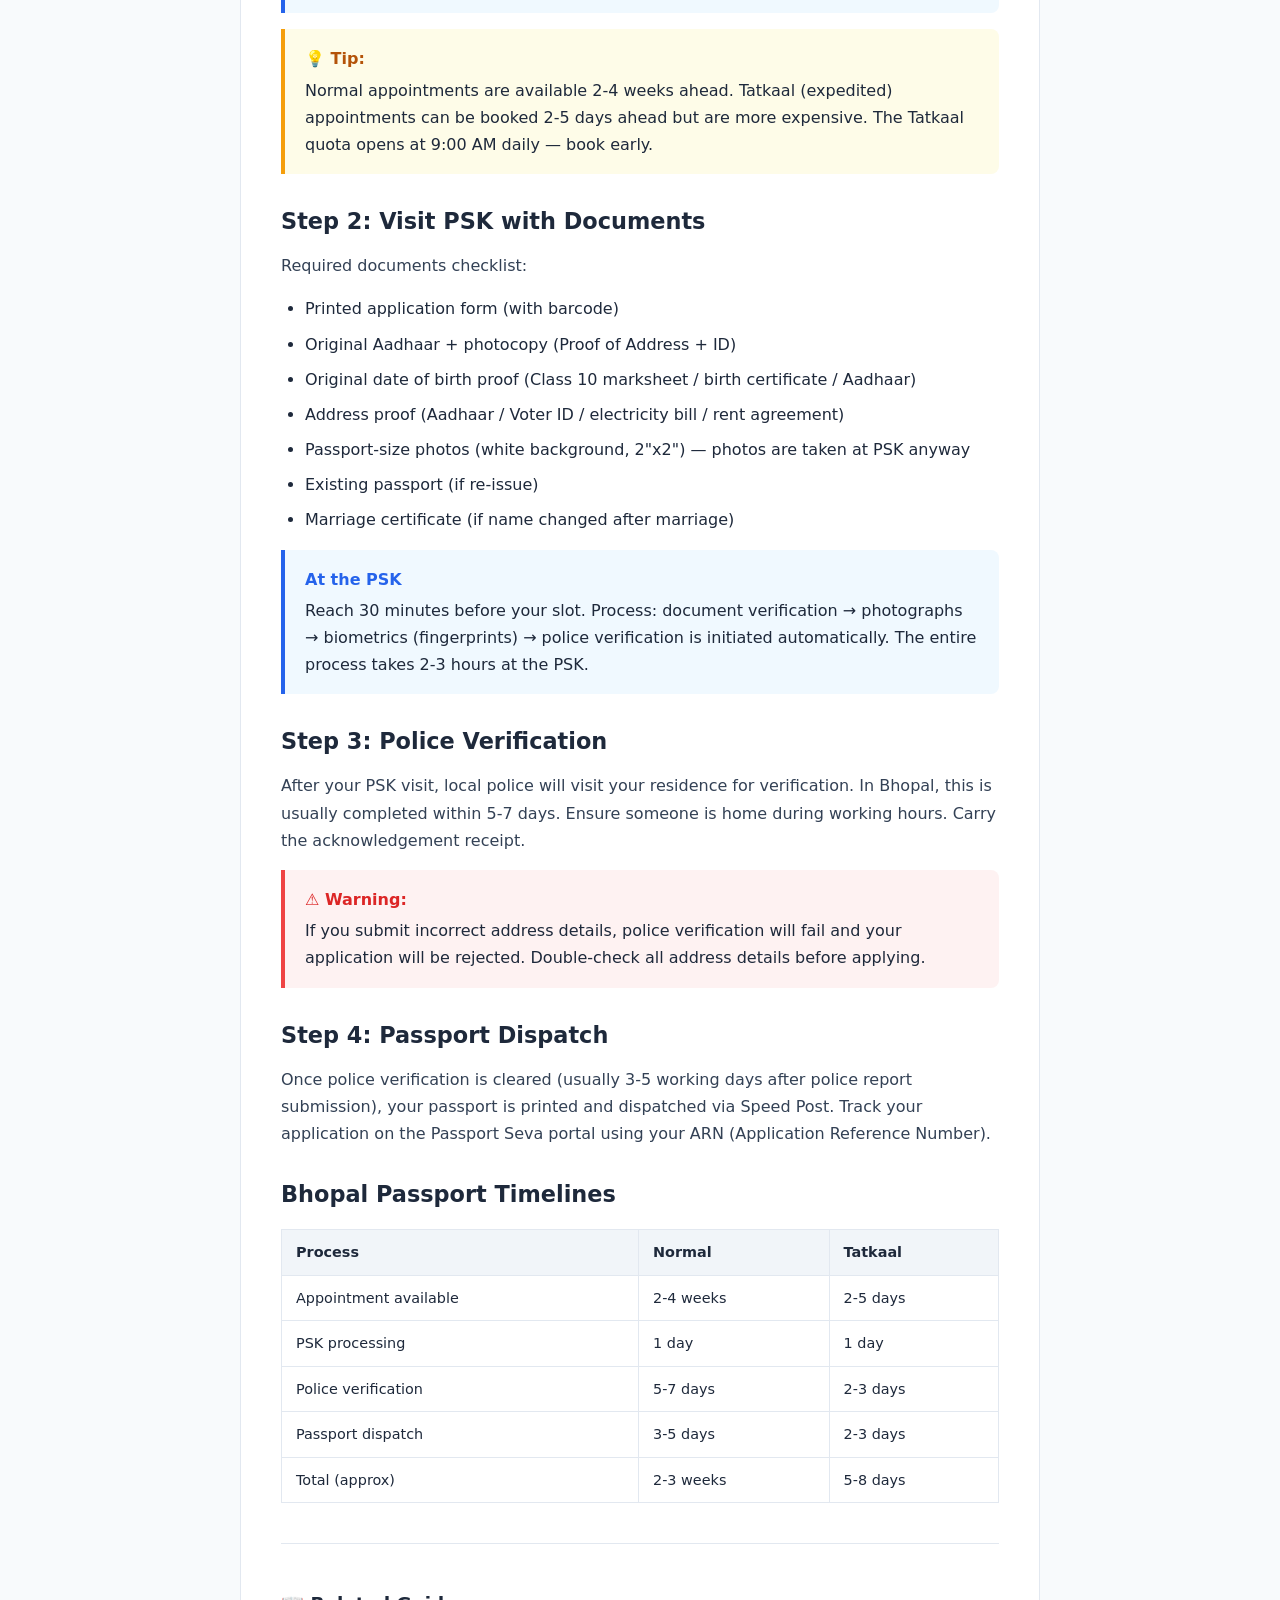
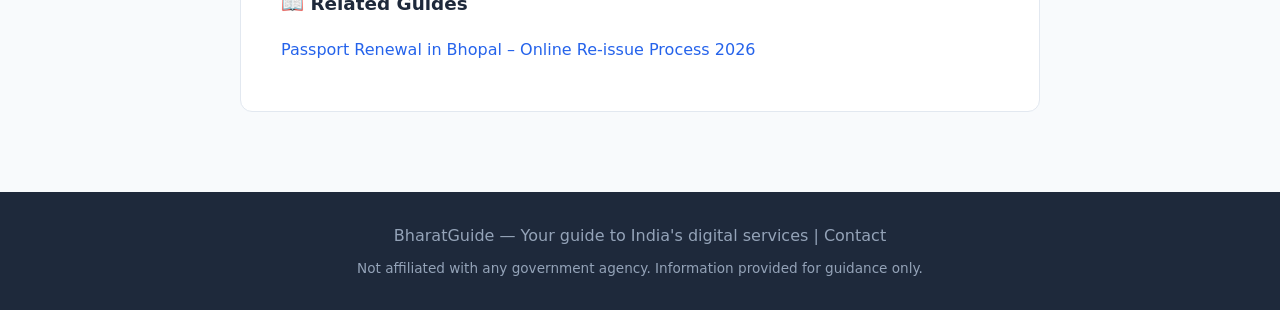
<file: articles/passport-apply-bhopal-appointment.html>
<!DOCTYPE html>
<html lang="en">
<head>
  <meta charset="UTF-8">
  <meta name="viewport" content="width=device-width, initial-scale=1.0">
  <title>Passport Application in Bhopal – How to Book Appointment at PSK &amp; Get Passport Fast | BharatGuide</title>
  <meta name="description" content="Complete guide to apply for a passport in Bhopal. Book appointment at Bhopal Passport Seva Kendra, document checklist, fees, and tracking.">
  <meta property="og:title" content="Passport Application in Bhopal – How to Book Appointment at PSK &amp; Get Passport Fast">
  <meta property="og:description" content="Complete guide to apply for a passport in Bhopal. Book appointment at Bhopal Passport Seva Kendra, document checklist, fees, and tracking.">
  <meta property="og:type" content="article">
  <meta property="og:url" content="https://joonsaify.github.io/bharatguide/articles/passport-apply-bhopal-appointment.html">
  <meta property="og:site_name" content="BharatGuide">
  <meta name="twitter:card" content="summary_large_image">
  <link rel="canonical" href="https://joonsaify.github.io/bharatguide/articles/passport-apply-bhopal-appointment.html">
  <meta name="robots" content="index, follow">
  <link rel="stylesheet" href="/css/style.css">
  <script type="application/ld+json">{
    "@context": "https://schema.org",
    "@type": "Article",
    "headline": "Passport Application in Bhopal – How to Book Appointment at PSK &amp; Get Passport Fast",
    "description": "Complete guide to apply for a passport in Bhopal. Book appointment at Bhopal Passport Seva Kendra, document checklist, fees, and tracking.",
    "author": {"@type": "Organization", "name": "BharatGuide"},
    "datePublished": "2026-06-09",
    "publisher": {"@type": "Organization", "name": "BharatGuide"}
  }</script>
</head>
<body>
  <header>
    <div class="container">
      <a href="/" class="logo">Bharat<span>Guide</span></a>
      <nav>
        <a href="/">Home</a>
        <a href="/#categories">Topics</a>
        <a href="/#articles">Guides</a>
      </nav>
    </div>
  </header>

  <div class="article-page">
    <div class="container">
      <article>
        <div class="breadcrumb"><a href="/">Home</a> / <a href="/#articles">✈️ Passport</a> / Passport Application in Bhopal – How to Book Appointment at PSK &amp; Get Passport Fast</div>
        <h1>Passport Application in Bhopal – How to Book Appointment at PSK &amp; Get Passport Fast</h1>
        <div class="article-meta">📅 Updated: 2026-06-09 · ⏱ 6 min</div>
        <p>Planning to apply for a passport in Bhopal? The process is now mostly online, and if you follow the right steps, you can get your passport in 7-10 working days. Here is the complete guide for 2026.</p>
<h2>Bhopal Passport Seva Kendra (PSK)</h2>
<p>Bhopal has one Passport Seva Kendra (PSK) that handles all passport applications:</p>
<ul>
  <li>Location: Passport Seva Kendra, 1st Floor, A-Wing, Paryavaran Parisar, E-5, Arera Colony, Bhopal - 462016</li>
  <li>Working Hours: Monday to Friday, 9:00 AM to 5:00 PM</li>
  <li>Phone: 1800-258-1800 (toll-free)</li>
</ul>
<h2>Step 1: Online Application</h2>
<div class="step-box"><strong>Visit Passport Seva Website</strong>Go to https://portal2.passportindia.gov.in and register with your email and mobile number.</div>
<div class="step-box"><strong>Fill the Application Form</strong>Select &#x27;Apply for Fresh Passport/Re-issue&#x27;. Enter all details carefully — name, DOB, address must match your supporting documents exactly.</div>
<div class="step-box"><strong>Pay the Fee</strong>Fees are paid online after form submission. Current fee structure:</div>
<table>
<thead><tr><th>Passport Type</th><th>Fee (₹)</th><th>Validity</th></tr></thead>
<tbody>
<tr><td>36-page (Normal)</td><td>₹1,500</td><td>10 years</td></tr>
<tr><td>60-page (Jumbo)</td><td>₹2,000</td><td>10 years</td></tr>
<tr><td>Tatkaal (Normal)</td><td>₹2,000 + ₹1,000 Tatkaal fee</td><td>10 years</td></tr>
<tr><td>Re-issue (Normal)</td><td>₹1,500</td><td>10 years</td></tr>
</tbody>
</table>
<div class="step-box"><strong>Book Appointment at Bhopal PSK</strong>After payment, the portal shows available appointment slots at Bhopal PSK. Choose a date and time. Tatkaal appointments are available separately but have limited slots.</div>
<div class="tip-box"><strong>💡 Tip:</strong>Normal appointments are available 2-4 weeks ahead. Tatkaal (expedited) appointments can be booked 2-5 days ahead but are more expensive. The Tatkaal quota opens at 9:00 AM daily — book early.</div>
<h2>Step 2: Visit PSK with Documents</h2>
<p>Required documents checklist:</p>
<ul>
  <li>Printed application form (with barcode)</li>
  <li>Original Aadhaar + photocopy (Proof of Address + ID)</li>
  <li>Original date of birth proof (Class 10 marksheet / birth certificate / Aadhaar)</li>
  <li>Address proof (Aadhaar / Voter ID / electricity bill / rent agreement)</li>
  <li>Passport-size photos (white background, 2&quot;x2&quot;) — photos are taken at PSK anyway</li>
  <li>Existing passport (if re-issue)</li>
  <li>Marriage certificate (if name changed after marriage)</li>
</ul>
<div class="step-box"><strong>At the PSK</strong>Reach 30 minutes before your slot. Process: document verification → photographs → biometrics (fingerprints) → police verification is initiated automatically. The entire process takes 2-3 hours at the PSK.</div>
<h2>Step 3: Police Verification</h2>
<p>After your PSK visit, local police will visit your residence for verification. In Bhopal, this is usually completed within 5-7 days. Ensure someone is home during working hours. Carry the acknowledgement receipt.</p>
<div class="warning-box"><strong>⚠️ Warning:</strong>If you submit incorrect address details, police verification will fail and your application will be rejected. Double-check all address details before applying.</div>
<h2>Step 4: Passport Dispatch</h2>
<p>Once police verification is cleared (usually 3-5 working days after police report submission), your passport is printed and dispatched via Speed Post. Track your application on the Passport Seva portal using your ARN (Application Reference Number).</p>
<h2>Bhopal Passport Timelines</h2>
<table>
<thead><tr><th>Process</th><th>Normal</th><th>Tatkaal</th></tr></thead>
<tbody>
<tr><td>Appointment available</td><td>2-4 weeks</td><td>2-5 days</td></tr>
<tr><td>PSK processing</td><td>1 day</td><td>1 day</td></tr>
<tr><td>Police verification</td><td>5-7 days</td><td>2-3 days</td></tr>
<tr><td>Passport dispatch</td><td>3-5 days</td><td>2-3 days</td></tr>
<tr><td>Total (approx)</td><td>2-3 weeks</td><td>5-8 days</td></tr>
</tbody>
</table>

        <div class="related-posts"><h3>📖 Related Guides</h3><ul>
<li><a href="/articles/passport-renewal-bhopal-online.html">Passport Renewal in Bhopal – Online Re-issue Process 2026</a></li>
</ul></div>

      </article>
    </div>
  </div>

  <footer>
    <div class="container">
      <p>BharatGuide — Your guide to India's digital services | <a href="mailto:contact@bharatguide.vercel.app">Contact</a></p>
      <p style="margin-top:8px;font-size:0.85rem;">Not affiliated with any government agency. Information provided for guidance only.</p>
    </div>
  </footer>
</body>
</html>
</file>
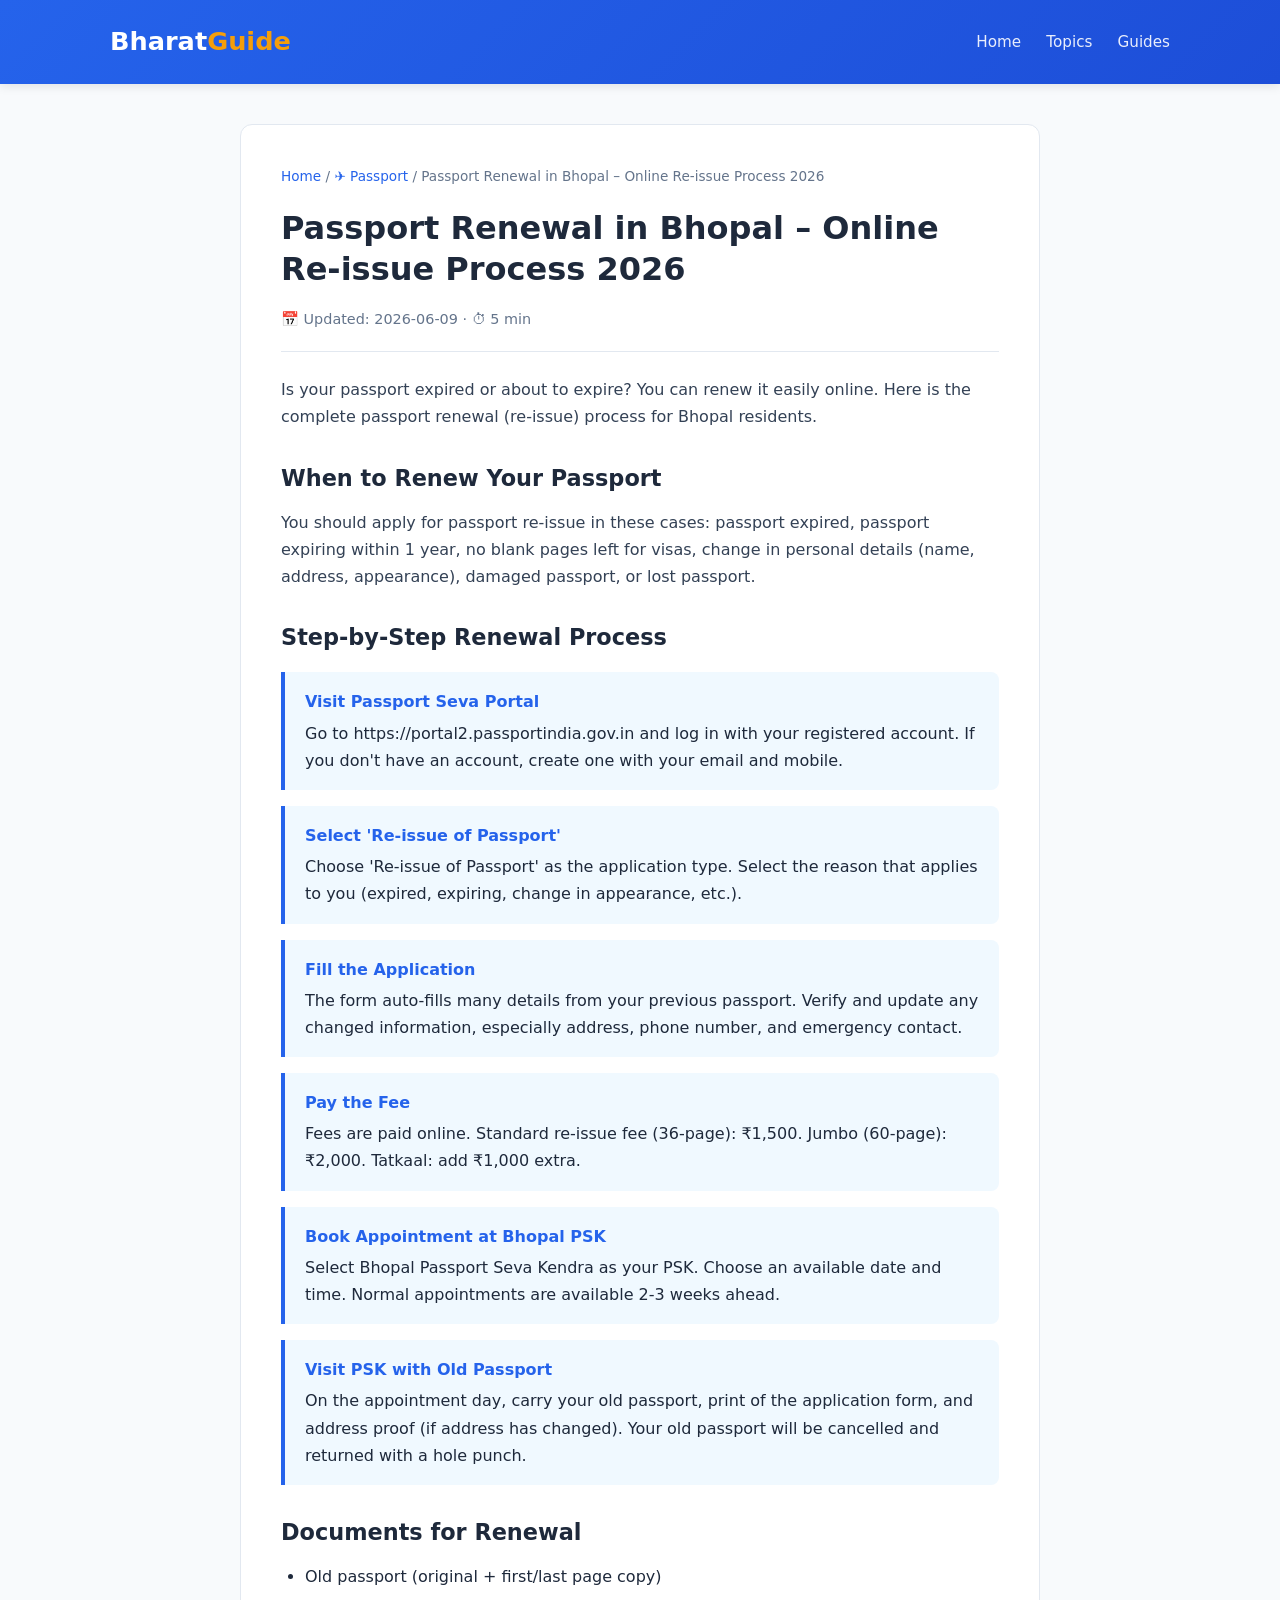
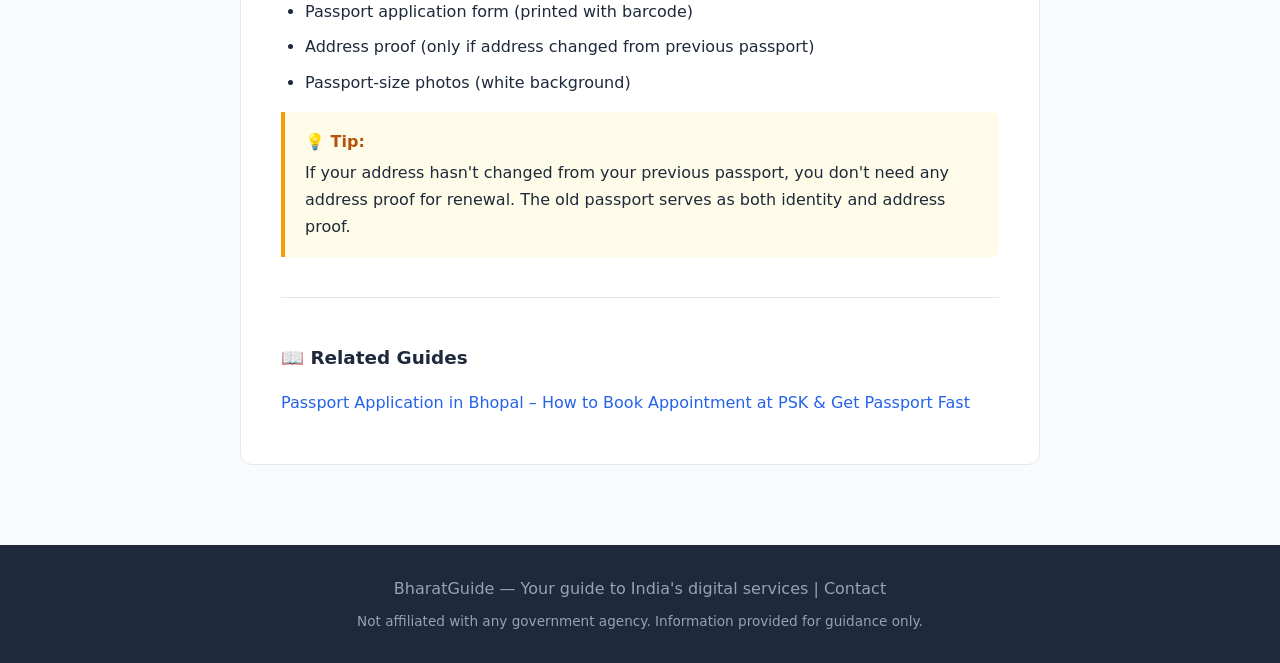
<file: articles/passport-renewal-bhopal-online.html>
<!DOCTYPE html>
<html lang="en">
<head>
  <meta charset="UTF-8">
  <meta name="viewport" content="width=device-width, initial-scale=1.0">
  <title>Passport Renewal in Bhopal – Online Re-issue Process 2026 | BharatGuide</title>
  <meta name="description" content="Renew your passport online from Bhopal. Complete guide for passport re-issue, appointment at Bhopal PSK, documents needed, and fees. Tatkaal option available.">
  <meta property="og:title" content="Passport Renewal in Bhopal – Online Re-issue Process 2026">
  <meta property="og:description" content="Renew your passport online from Bhopal. Complete guide for passport re-issue, appointment at Bhopal PSK, documents needed, and fees. Tatkaal option available.">
  <meta property="og:type" content="article">
  <meta property="og:url" content="https://joonsaify.github.io/bharatguide/articles/passport-renewal-bhopal-online.html">
  <meta property="og:site_name" content="BharatGuide">
  <meta name="twitter:card" content="summary_large_image">
  <link rel="canonical" href="https://joonsaify.github.io/bharatguide/articles/passport-renewal-bhopal-online.html">
  <meta name="robots" content="index, follow">
  <link rel="stylesheet" href="/css/style.css">
  <script type="application/ld+json">{
    "@context": "https://schema.org",
    "@type": "Article",
    "headline": "Passport Renewal in Bhopal – Online Re-issue Process 2026",
    "description": "Renew your passport online from Bhopal. Complete guide for passport re-issue, appointment at Bhopal PSK, documents needed, and fees. Tatkaal option available.",
    "author": {"@type": "Organization", "name": "BharatGuide"},
    "datePublished": "2026-06-09",
    "publisher": {"@type": "Organization", "name": "BharatGuide"}
  }</script>
</head>
<body>
  <header>
    <div class="container">
      <a href="/" class="logo">Bharat<span>Guide</span></a>
      <nav>
        <a href="/">Home</a>
        <a href="/#categories">Topics</a>
        <a href="/#articles">Guides</a>
      </nav>
    </div>
  </header>

  <div class="article-page">
    <div class="container">
      <article>
        <div class="breadcrumb"><a href="/">Home</a> / <a href="/#articles">✈️ Passport</a> / Passport Renewal in Bhopal – Online Re-issue Process 2026</div>
        <h1>Passport Renewal in Bhopal – Online Re-issue Process 2026</h1>
        <div class="article-meta">📅 Updated: 2026-06-09 · ⏱ 5 min</div>
        <p>Is your passport expired or about to expire? You can renew it easily online. Here is the complete passport renewal (re-issue) process for Bhopal residents.</p>
<h2>When to Renew Your Passport</h2>
<p>You should apply for passport re-issue in these cases: passport expired, passport expiring within 1 year, no blank pages left for visas, change in personal details (name, address, appearance), damaged passport, or lost passport.</p>
<h2>Step-by-Step Renewal Process</h2>
<div class="step-box"><strong>Visit Passport Seva Portal</strong>Go to https://portal2.passportindia.gov.in and log in with your registered account. If you don&#x27;t have an account, create one with your email and mobile.</div>
<div class="step-box"><strong>Select &#x27;Re-issue of Passport&#x27;</strong>Choose &#x27;Re-issue of Passport&#x27; as the application type. Select the reason that applies to you (expired, expiring, change in appearance, etc.).</div>
<div class="step-box"><strong>Fill the Application</strong>The form auto-fills many details from your previous passport. Verify and update any changed information, especially address, phone number, and emergency contact.</div>
<div class="step-box"><strong>Pay the Fee</strong>Fees are paid online. Standard re-issue fee (36-page): ₹1,500. Jumbo (60-page): ₹2,000. Tatkaal: add ₹1,000 extra.</div>
<div class="step-box"><strong>Book Appointment at Bhopal PSK</strong>Select Bhopal Passport Seva Kendra as your PSK. Choose an available date and time. Normal appointments are available 2-3 weeks ahead.</div>
<div class="step-box"><strong>Visit PSK with Old Passport</strong>On the appointment day, carry your old passport, print of the application form, and address proof (if address has changed). Your old passport will be cancelled and returned with a hole punch.</div>
<h2>Documents for Renewal</h2>
<ul>
  <li>Old passport (original + first/last page copy)</li>
  <li>Passport application form (printed with barcode)</li>
  <li>Address proof (only if address changed from previous passport)</li>
  <li>Passport-size photos (white background)</li>
</ul>
<div class="tip-box"><strong>💡 Tip:</strong>If your address hasn&#x27;t changed from your previous passport, you don&#x27;t need any address proof for renewal. The old passport serves as both identity and address proof.</div>

        <div class="related-posts"><h3>📖 Related Guides</h3><ul>
<li><a href="/articles/passport-apply-bhopal-appointment.html">Passport Application in Bhopal – How to Book Appointment at PSK &amp; Get Passport Fast</a></li>
</ul></div>

      </article>
    </div>
  </div>

  <footer>
    <div class="container">
      <p>BharatGuide — Your guide to India's digital services | <a href="mailto:contact@bharatguide.vercel.app">Contact</a></p>
      <p style="margin-top:8px;font-size:0.85rem;">Not affiliated with any government agency. Information provided for guidance only.</p>
    </div>
  </footer>
</body>
</html>
</file>
<file: css/style.css>
/* BharatGuide - SEO Optimized Styles */
:root {
  --primary: #2563eb;
  --primary-dark: #1d4ed8;
  --bg: #f8fafc;
  --card: #ffffff;
  --text: #1e293b;
  --text-light: #64748b;
  --border: #e2e8f0;
  --accent: #f59e0b;
}

* { margin: 0; padding: 0; box-sizing: border-box; }

body {
  font-family: 'Segoe UI', system-ui, -apple-system, sans-serif;
  background: var(--bg);
  color: var(--text);
  line-height: 1.7;
}

.container { max-width: 1100px; margin: 0 auto; padding: 0 20px; }

/* Header */
header {
  background: linear-gradient(135deg, var(--primary), var(--primary-dark));
  color: white;
  padding: 20px 0;
  box-shadow: 0 2px 10px rgba(0,0,0,0.1);
}

header .container {
  display: flex;
  justify-content: space-between;
  align-items: center;
  flex-wrap: wrap;
  gap: 10px;
}

.logo { font-size: 1.6rem; font-weight: 700; text-decoration: none; color: white; }
.logo span { color: var(--accent); }

nav a {
  color: rgba(255,255,255,0.9);
  text-decoration: none;
  margin-left: 20px;
  font-size: 0.95rem;
  transition: color 0.2s;
}
nav a:hover { color: white; }

/* Hero */
.hero {
  background: linear-gradient(135deg, #eff6ff, #dbeafe);
  padding: 60px 0;
  text-align: center;
  border-bottom: 1px solid var(--border);
}
.hero h1 { font-size: 2.2rem; margin-bottom: 12px; }
.hero p { font-size: 1.15rem; color: var(--text-light); max-width: 650px; margin: 0 auto; }

/* Categories */
.categories { padding: 40px 0; }
.categories h2 { font-size: 1.5rem; margin-bottom: 24px; text-align: center; }

.category-grid {
  display: grid;
  grid-template-columns: repeat(auto-fit, minmax(240px, 1fr));
  gap: 16px;
}

.category-card {
  background: var(--card);
  border: 1px solid var(--border);
  border-radius: 12px;
  padding: 24px;
  text-align: center;
  transition: transform 0.2s, box-shadow 0.2s;
  cursor: pointer;
}
.category-card:hover {
  transform: translateY(-2px);
  box-shadow: 0 4px 12px rgba(0,0,0,0.08);
}
.category-card .icon { font-size: 2rem; margin-bottom: 8px; }
.category-card h3 { font-size: 1.1rem; margin-bottom: 6px; }
.category-card p { font-size: 0.9rem; color: var(--text-light); }

/* Articles List */
.articles-section { padding: 40px 0; }
.articles-section h2 { font-size: 1.5rem; margin-bottom: 24px; }

.article-grid {
  display: grid;
  grid-template-columns: repeat(auto-fill, minmax(320px, 1fr));
  gap: 20px;
}

.article-card {
  background: var(--card);
  border: 1px solid var(--border);
  border-radius: 12px;
  padding: 24px;
  transition: transform 0.2s, box-shadow 0.2s;
}
.article-card:hover {
  transform: translateY(-2px);
  box-shadow: 0 4px 16px rgba(0,0,0,0.08);
}
.article-card .cat-badge {
  display: inline-block;
  background: #dbeafe;
  color: var(--primary);
  font-size: 0.75rem;
  padding: 3px 10px;
  border-radius: 20px;
  margin-bottom: 10px;
  font-weight: 600;
}
.article-card h3 { font-size: 1.1rem; margin-bottom: 8px; }
.article-card h3 a { color: var(--text); text-decoration: none; }
.article-card h3 a:hover { color: var(--primary); }
.article-card p { font-size: 0.9rem; color: var(--text-light); margin-bottom: 10px; }
.article-card .meta { font-size: 0.8rem; color: #94a3b8; }
.article-card .read-more { color: var(--primary); font-weight: 600; font-size: 0.9rem; text-decoration: none; }

/* Article Page */
.article-page { padding: 40px 0; }
.article-page article { 
  background: var(--card);
  border: 1px solid var(--border);
  border-radius: 12px;
  padding: 40px;
  max-width: 800px;
  margin: 0 auto;
}
.article-page .breadcrumb {
  font-size: 0.85rem;
  color: var(--text-light);
  margin-bottom: 20px;
}
.article-page .breadcrumb a { color: var(--primary); text-decoration: none; }
.article-page h1 { font-size: 2rem; line-height: 1.3; margin-bottom: 16px; }
.article-page .article-meta {
  color: var(--text-light);
  font-size: 0.9rem;
  margin-bottom: 24px;
  padding-bottom: 20px;
  border-bottom: 1px solid var(--border);
}

.article-page h2 { font-size: 1.4rem; margin: 28px 0 12px; color: var(--text); }
.article-page h3 { font-size: 1.15rem; margin: 20px 0 10px; }
.article-page p { margin-bottom: 16px; color: #334155; }
.article-page ul, .article-page ol { margin: 12px 0 16px 24px; }
.article-page li { margin-bottom: 8px; }
.article-page .step-box {
  background: #f0f9ff;
  border-left: 4px solid var(--primary);
  padding: 16px 20px;
  margin: 16px 0;
  border-radius: 0 8px 8px 0;
}
.article-page .step-box strong { display: block; margin-bottom: 4px; color: var(--primary); }
.article-page .tip-box {
  background: #fefce8;
  border-left: 4px solid var(--accent);
  padding: 16px 20px;
  margin: 16px 0;
  border-radius: 0 8px 8px 0;
}
.article-page .tip-box strong { display: block; margin-bottom: 4px; color: #b45309; }
.article-page .warning-box {
  background: #fef2f2;
  border-left: 4px solid #ef4444;
  padding: 16px 20px;
  margin: 16px 0;
  border-radius: 0 8px 8px 0;
}
.article-page .warning-box strong { display: block; margin-bottom: 4px; color: #dc2626; }

.article-page table {
  width: 100%;
  border-collapse: collapse;
  margin: 16px 0;
  font-size: 0.9rem;
}
.article-page th, .article-page td {
  border: 1px solid var(--border);
  padding: 10px 14px;
  text-align: left;
}
.article-page th {
  background: #f1f5f9;
  font-weight: 600;
}
.article-page .related-posts {
  margin-top: 40px;
  padding-top: 24px;
  border-top: 1px solid var(--border);
}
.article-page .related-posts h3 { margin-bottom: 16px; }
.article-page .related-posts ul { list-style: none; margin: 0; padding: 0; }
.article-page .related-posts li { margin-bottom: 8px; }
.article-page .related-posts a { color: var(--primary); text-decoration: none; }

/* Footer */
footer {
  background: #1e293b;
  color: #94a3b8;
  padding: 30px 0;
  text-align: center;
  margin-top: 40px;
}
footer a { color: #94a3b8; text-decoration: none; }
footer a:hover { color: white; }

/* Responsive */
@media (max-width: 768px) {
  .hero h1 { font-size: 1.6rem; }
  .hero p { font-size: 1rem; }
  header .container { flex-direction: column; }
  nav a { margin: 0 10px; }
  .article-page article { padding: 24px 16px; }
  .article-page h1 { font-size: 1.5rem; }
}
</file>
